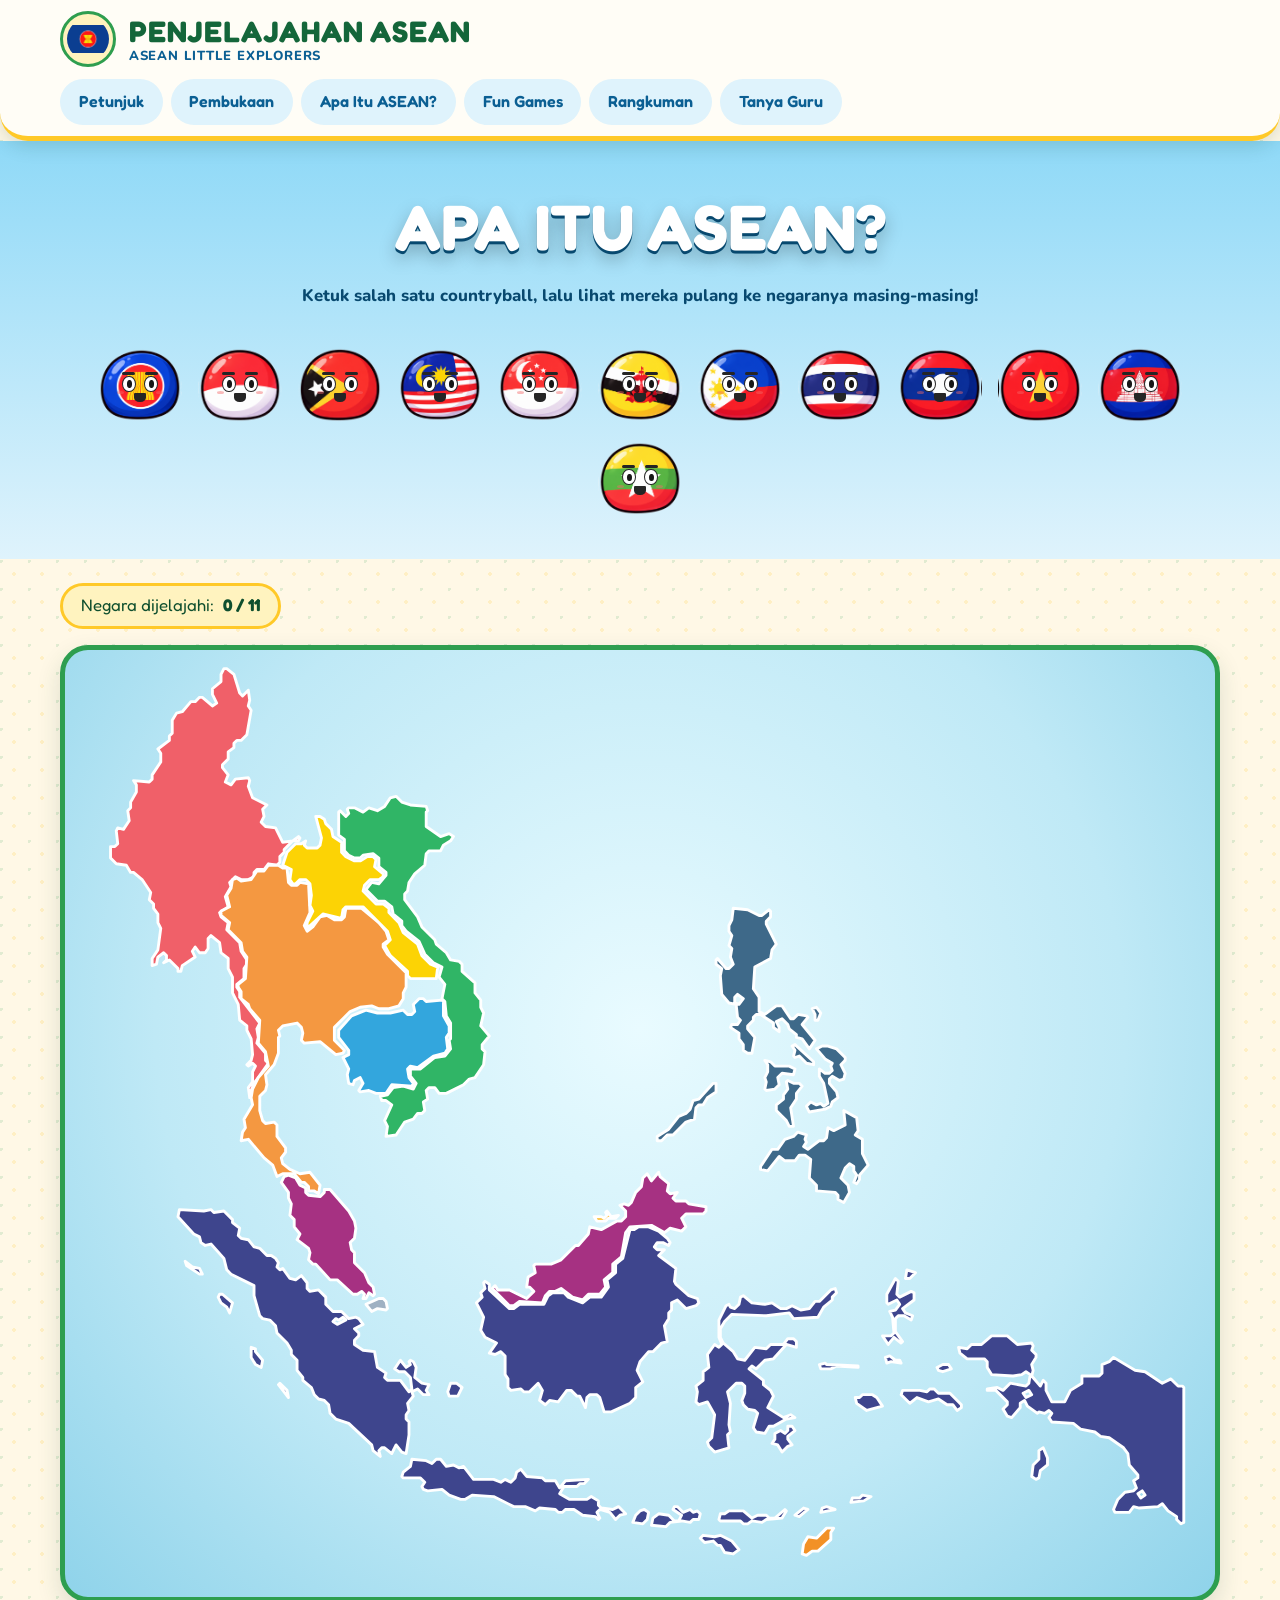
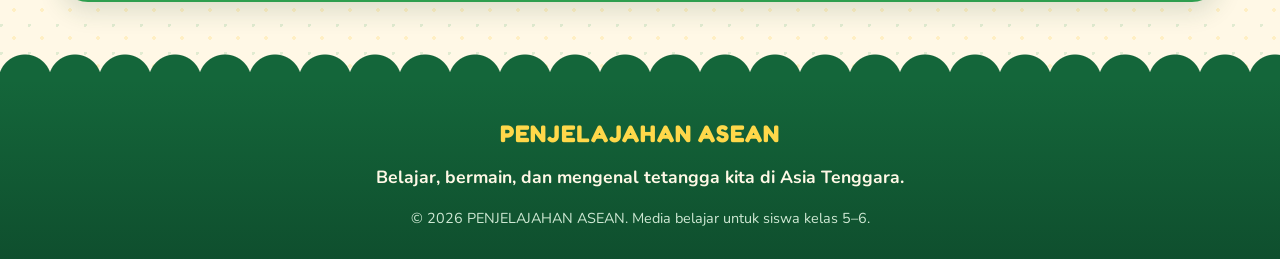
<file: apa-itu-asean.html>
<!DOCTYPE html>
<html lang="id">
<head>
  <meta charset="UTF-8">
  <meta name="viewport" content="width=device-width, initial-scale=1.0">
  <title>Apa Itu ASEAN? | PENJELAJAHAN ASEAN</title>
  <link rel="stylesheet" href="style.css">
  <link rel="stylesheet" href="apa-itu-asean.css">
</head>

<body class="page-apa-itu-asean">

  <a class="skip-link" href="#konten-utama">Lompat ke konten utama</a>

  <!-- ===================== HEADER (sama dengan beranda) ===================== -->
  <header class="site-header" id="beranda">
    <div class="container header-inner">
      <a class="site-logo" href="index.html" aria-label="PENJELAJAHAN ASEAN - Kembali ke beranda">
        <img class="site-logo-icon" src="images/bendera-asean.jpg" alt="Bendera ASEAN dengan lambang ASEAN">
        <span class="site-logo-text">
          <span class="site-logo-name">PENJELAJAHAN ASEAN</span>
          <span class="site-logo-sub">ASEAN LITTLE EXPLORERS</span>
        </span>
      </a>
      <nav class="site-nav" aria-label="Menu utama">
        <ul class="site-nav-list">
          <li><a class="site-nav-link" href="petunjuk_penggunaan.html">Petunjuk</a></li>
          <li><a class="site-nav-link" href="pembukaan.html">Pembukaan</a></li>
          <li><a class="site-nav-link" href="apa-itu-asean.html" aria-current="page">Apa Itu ASEAN?</a></li>
          <li><a class="site-nav-link" href="fun-games.html">Fun Games</a></li>
          <li><a class="site-nav-link" href="rangkuman.html">Rangkuman</a></li>
          <li><a class="site-nav-link" href="tanya_guru.html">Tanya Guru</a></li>
        </ul>
      </nav>
    </div>
  </header>

  <main id="konten-utama">

    <!-- ===================== JUDUL + 12 COUNTRYBALL ===================== -->
    <section class="intro-section">
      <div class="container">
        <h1 class="page-title">APA ITU ASEAN?</h1>
        <p class="page-subtitle">Ketuk salah satu countryball, lalu lihat mereka pulang ke negaranya masing-masing!</p>
        <div class="tray" id="tray" aria-label="Daftar countryball"></div>
      </div>
    </section>

    <!-- ===================== PETA ASEAN ===================== -->
    <section class="map-section">
      <div class="container">
        <div class="progress-bar" aria-live="polite">
          <span>Negara dijelajahi:</span>
          <strong id="progressText">0 / 11</strong>
        </div>

        <div class="map-stage" id="mapStage">
          <svg class="map-svg" id="mapSvg" viewBox="0 0 800 660" role="img"
               aria-label="Peta negara-negara ASEAN. Ketuk negara untuk menonton videonya.">
      <!-- Bentuk negara diekstrak dari gambar peta referensi -->
      <g class="country" data-id="myanmar"><path fill="#f06069" fill-rule="evenodd" d="M110,13 108,17 108,22 102,27 102,31 105,37 102,39 95,33 93,33 90,36 87,36 81,43 77,44 74,49 74,58 72,60 72,63 64,69 66,72 66,78 60,87 60,90 58,92 47,91 49,94 49,99 45,106 45,110 43,112 44,119 40,125 36,124 35,126 36,135 34,137 31,137 31,145 35,149 42,150 45,155 47,155 53,160 59,169 58,174 61,177 61,180 64,184 64,190 66,194 64,209 60,215 60,220 63,219 64,214 68,211 70,213 70,216 68,218 72,216 78,222 78,224 80,224 81,220 90,214 88,210 90,207 93,211 97,211 99,208 99,201 101,199 107,204 108,211 113,215 113,222 116,228 116,239 120,247 121,258 126,262 126,265 129,271 130,282 129,286 126,289 127,290 130,288 132,290 130,294 130,301 127,305 128,312 129,312 129,307 131,302 141,288 139,286 139,281 133,274 134,270 133,264 135,260 121,242 121,238 119,235 119,233 124,229 124,222 126,219 126,216 122,210 121,204 112,195 113,190 108,186 107,183 113,179 111,172 115,165 114,162 118,158 122,160 127,160 131,158 131,155 133,153 138,153 141,149 147,150 149,148 149,144 152,141 152,139 158,133 162,133 163,131 162,130 158,133 151,134 146,124 139,123 136,120 138,116 137,111 140,108 130,103 127,95 128,91 127,89 118,90 115,94 111,92 113,87 109,82 109,80 113,76 113,71 117,68 117,65 119,63 122,63 126,59 129,42 127,39 128,35 127,28 123,32 121,30 117,17 112,13Z"/></g>
      <g class="country" data-id="thailand"><path fill="#f49841" fill-rule="evenodd" d="M141,150 138,154 133,154 129,160 122,161 119,159 116,160 115,166 112,171 114,179 108,182 108,185 114,190 113,195 122,204 123,210 126,214 125,229 120,233 120,235 122,238 122,243 127,247 128,250 135,258 134,274 139,280 141,290 134,298 130,306 129,312 130,317 124,327 125,333 123,336 122,342 127,341 138,354 144,359 147,367 151,365 159,365 164,371 166,371 169,374 169,377 173,377 176,379 177,373 170,364 163,365 156,362 151,358 150,354 153,350 153,347 147,339 147,331 145,329 139,330 137,328 135,321 135,311 139,307 140,303 139,296 145,289 148,281 148,270 149,269 148,265 151,262 161,260 164,263 165,267 164,272 166,274 177,273 188,282 193,281 194,279 187,272 187,263 198,252 205,249 213,248 218,250 225,250 232,248 235,243 235,239 237,235 237,225 224,212 221,207 221,205 225,202 223,196 218,190 206,180 195,180 194,186 192,188 187,188 182,185 177,186 172,193 168,196 166,192 170,183 169,163 163,162 161,164 157,164 155,162 154,152 151,152 148,150Z"/></g>
      <g class="country" data-id="laos"><path fill="#fcd305" fill-rule="evenodd" d="M174,116 178,131 177,136 175,138 168,138 166,136 167,133 164,135 160,135 154,141 151,150 157,153 156,160 158,163 160,163 163,160 167,160 170,163 171,171 170,178 172,182 168,190 168,194 179,184 192,187 193,181 195,179 207,179 224,196 226,202 222,206 226,213 238,224 238,227 240,229 258,229 259,221 254,219 248,213 245,205 235,197 232,190 225,183 225,180 221,177 216,177 207,168 208,164 212,160 218,160 221,158 221,156 215,151 216,146 214,144 210,144 205,147 201,147 195,144 192,141 192,134 186,130 185,125 181,121 180,118 177,116Z"/></g>
      <g class="country" data-id="vietnam"><path fill="#30b566" fill-rule="evenodd" d="M230,102 226,103 222,109 217,112 211,110 207,113 201,110 197,110 196,111 197,114 195,116 191,112 190,113 190,129 194,132 194,140 197,143 201,145 205,145 207,143 214,142 218,145 218,151 223,155 223,157 218,163 213,162 209,167 217,175 222,175 227,179 228,184 234,189 234,192 237,196 246,203 250,212 256,218 262,221 260,228 264,233 262,243 264,245 265,255 268,260 268,271 267,272 268,278 264,283 257,284 247,292 240,292 240,297 244,302 242,306 235,304 228,305 224,310 219,311 220,314 223,314 227,317 222,328 224,332 223,339 230,338 236,329 242,327 245,323 248,323 250,321 249,315 252,313 251,307 253,305 257,305 260,309 265,309 277,303 281,299 285,298 291,289 292,280 290,278 290,275 295,269 289,262 291,253 289,249 289,244 285,239 285,232 276,224 276,219 274,217 268,216 265,211 258,205 257,202 248,193 245,186 236,174 236,170 238,168 239,162 243,156 250,150 251,142 253,140 261,140 263,136 268,133 270,130 267,128 261,130 251,123 251,113 252,112 251,109 240,108 234,106Z"/></g>
      <g class="country" data-id="kamboja"><path fill="#33a6dd" fill-rule="evenodd" d="M262,244 251,245 249,243 246,243 242,247 243,252 241,254 238,254 235,251 226,253 217,253 209,251 199,255 190,265 190,270 197,279 197,282 193,284 197,292 196,296 197,302 200,303 201,300 205,298 207,302 204,307 205,308 211,307 216,309 223,309 227,303 241,304 242,302 239,298 238,292 240,290 245,291 256,283 264,281 266,278 265,270 267,267 267,262 263,255 263,245Z"/></g>
      <g class="country" data-id="malaysia"><path fill="#a63182" fill-rule="evenodd" d="M152,367 150,371 155,378 155,382 157,386 156,394 159,397 159,402 163,407 161,411 169,417 170,420 169,425 172,428 174,428 184,439 189,439 200,449 203,449 206,447 208,449 207,452 209,452 211,448 214,450 215,449 214,444 211,441 208,434 201,427 201,420 199,418 198,413 201,410 202,403 201,398 197,391 184,376 180,376 180,378 177,381 169,380 167,378 167,375 163,373 160,368 155,366ZM446,388 434,386 432,384 425,384 423,382 426,378 421,379 419,377 420,372 414,367 413,364 408,370 405,365 402,368 401,374 397,378 394,385 392,387 389,386 386,387 390,391 390,395 387,398 384,398 373,404 365,402 364,407 357,415 355,415 345,425 338,428 327,428 326,429 327,434 322,437 321,444 323,444 326,447 321,452 309,446 301,446 299,443 297,445 309,457 312,457 316,454 332,455 334,450 337,447 341,447 345,445 353,451 360,453 364,449 372,449 376,444 375,439 381,434 381,428 387,423 390,406 393,402 408,401 417,406 421,403 429,405 432,402 429,396 432,393 444,393 446,391Z"/></g>
      <g class="country" data-id="brunei"><path fill="#f8b61f" fill-rule="evenodd" d="M385,394 380,395 377,391 376,392 377,394 375,396 373,395 368,395 370,398 376,398 378,396 383,396Z"/></g>
      <g class="country" data-id="singapura"><path fill="#9fb1c3" fill-rule="evenodd" d="M223,454 221,452 218,452 209,456 213,461 217,459 223,460 224,459Z"/></g>
      <g class="country" data-id="filipina"><path fill="#3e6989" fill-rule="evenodd" d="M551,326 542,321 543,331 535,335 531,333 530,340 528,342 525,342 517,348 514,346 516,343 515,341 516,338 510,336 507,339 501,341 496,348 492,348 484,360 484,362 489,363 497,353 501,356 508,356 511,352 515,352 519,355 518,368 523,373 523,377 536,378 538,380 538,383 542,385 546,378 545,373 540,368 543,361 546,358 549,360 549,363 551,366 549,371 551,372 553,369 553,366 559,359 555,351 555,341 550,338 552,335ZM453,302 451,302 441,313 437,314 435,320 432,323 427,325 420,334 412,339 412,342 415,342 419,338 423,338 432,329 438,327 439,319 441,317 444,317 447,312 453,308ZM503,300 502,301 503,306 500,310 500,313 495,317 495,321 502,328 504,332 507,332 505,319 509,313 509,309 513,304 511,302 507,302ZM487,306 488,307 494,306 497,303 496,298 499,295 507,296 508,292 504,290 494,290 491,287 487,286 489,289 489,294 487,298 488,301ZM537,278 531,276 527,276 523,278 529,285 534,288 533,290 534,293 532,295 529,295 525,292 525,297 528,302 531,316 528,318 526,316 523,317 519,315 516,318 518,322 529,320 533,318 534,315 538,312 537,308 532,302 532,299 534,297 539,300 542,299 543,295 540,289 543,286 543,284ZM506,276 508,279 507,283 508,284 511,283 516,288 521,289 521,287 508,275ZM520,250 522,254 522,258 524,258 526,253 523,249ZM465,180 464,188 462,192 462,196 464,199 462,206 464,208 463,214 465,219 462,222 460,222 454,215 453,216 453,219 457,222 456,227 457,240 462,246 467,247 468,256 470,258 468,261 464,261 463,263 469,267 469,271 472,275 472,279 475,281 478,281 480,270 475,264 475,262 479,258 479,256 481,254 484,254 493,260 493,263 497,266 497,263 495,259 499,257 503,261 504,264 509,268 509,270 513,271 518,278 522,272 513,261 517,256 516,255 510,254 507,257 505,257 499,248 495,248 487,254 483,252 483,242 479,236 480,221 491,215 492,209 495,205 488,191 488,189 491,186 491,182 490,181 485,185 483,185 475,181ZM468,240 472,243 469,247 466,246 466,242Z"/></g>
      <g class="country" data-id="timor-leste"><path fill="#f29126" fill-rule="evenodd" d="M535,612 530,612 523,619 517,618 514,623 513,630 516,631 520,628 524,628 533,620 533,615Z"/></g>
      <g class="country" data-id="indonesia"><path fill="#3e458d" fill-rule="evenodd" d="M442,619 445,622 451,621 454,624 456,624 459,629 465,630 469,627 464,621 456,617 452,618 444,617ZM502,600 501,599 494,605 490,605 488,603 482,603 478,605 472,600 462,600 459,602 456,602 455,606 456,607 470,607 472,609 475,609 478,607 485,608 488,606 499,605ZM406,601 403,599 400,600 397,603 395,608 402,609 405,606ZM517,599 514,598 508,603 511,604ZM526,601 536,599 530,597 527,598ZM442,602 440,600 437,601 435,599 430,601 426,597 424,597 423,599 429,603 427,607 424,607 420,603 413,602 409,605 408,610 418,611 421,608 429,607 435,608 437,606 441,606ZM561,590 555,589 553,591 548,591 547,594 556,593ZM234,576 235,577 247,577 250,580 248,583 249,585 252,586 262,585 267,589 275,592 278,592 283,589 298,590 312,597 320,597 327,600 330,598 341,599 343,601 346,601 348,599 354,599 360,603 369,604 371,606 372,605 370,601 372,599 379,601 383,606 386,603 390,602 385,597 381,599 373,598 371,596 371,593 366,590 363,592 351,592 344,588 347,583 356,583 358,581 361,581 364,578 348,579 344,584 341,579 334,579 332,577 321,576 317,571 314,573 313,577 310,580 306,578 303,580 298,578 284,578 277,569 274,570 270,568 265,569 261,564 258,564 255,567 251,565 241,564 240,569 235,573ZM681,556 678,558 678,564 674,568 673,576 676,578 678,577 679,572 684,568 684,563ZM506,541 503,541 503,544 501,546 498,544 494,546 494,550 492,553 496,554 499,559 503,555 506,554 503,550 503,548 508,544ZM550,521 551,525 558,530 569,527 565,521 562,519 555,519 553,521ZM582,519 588,525 593,521 601,524 608,522 614,526 618,526 621,530 624,528 624,526 616,518 608,518 605,515 602,515 600,517 595,516 583,516ZM268,511 266,517 267,520 273,520 276,514 272,511ZM149,511 148,512 155,521 154,516ZM607,500 608,502 611,503 617,501 615,498 611,498ZM525,498 526,501 533,501 537,499 552,500 552,499 530,498 529,497ZM571,493 572,497 575,496 582,497 581,495 578,495 574,492ZM129,486 129,493 132,498 136,500 137,495 132,489 132,487ZM622,486 623,490 628,494 640,494 642,496 642,500 645,505 660,506 666,505 669,503 672,505 671,511 669,513 658,511 653,516 649,514 642,515 642,516 648,516 656,524 656,526 653,529 656,534 659,535 665,528 665,525 668,523 670,527 677,532 678,531 682,532 685,530 687,532 685,535 687,538 702,539 707,543 717,545 721,548 727,549 737,556 740,560 741,568 747,575 747,577 744,579 746,584 744,586 738,587 733,592 730,599 731,601 741,601 744,597 748,598 761,597 764,595 768,600 774,604 774,606 777,609 779,608 779,514 778,513 775,513 770,508 764,511 752,503 745,502 730,493 727,496 722,498 722,504 720,506 708,506 708,511 700,516 696,524 687,524 683,516 683,511 681,509 679,513 673,506 674,502 673,498 676,493 676,491 673,488 674,485 673,483 663,484 656,478 645,478 638,484 631,484 628,487ZM747,588 750,586 752,589 749,591ZM667,518 671,516 673,519 669,521ZM107,449 106,451 108,455 112,458 114,462 116,455 109,449ZM536,445 533,446 525,454 522,454 518,459 512,460 506,457 502,459 498,459 492,455 487,456 478,455 472,450 470,451 469,456 466,459 463,458 462,456 460,457 455,467 455,479 457,484 455,486 452,484 447,491 448,500 444,503 444,509 439,513 440,517 439,524 441,526 447,524 452,533 450,549 447,552 448,555 452,559 462,556 461,547 463,545 462,540 463,525 461,517 467,511 471,511 473,513 473,518 471,523 472,526 475,529 480,530 482,532 479,542 481,545 487,546 490,541 493,541 502,536 508,535 505,533 500,535 489,528 493,520 491,516 486,512 486,509 476,501 478,499 481,501 487,495 493,494 502,484 509,486 509,482 507,480 503,480 500,484 491,484 488,487 480,486 473,495 468,494 465,489 458,483 456,479 456,473 459,468 464,463 488,464 504,462 507,466 524,465 528,458 534,453 534,451 537,448ZM578,438 572,449 572,455 573,456 579,453 581,456 578,460 574,461 576,465 577,476 575,478 569,478 573,484 577,479 582,483 583,482 578,475 578,466 580,464 584,464 589,467 590,464 585,462 583,459 591,453 591,448 589,447 581,451 579,449 580,440ZM585,438 588,438 592,434 586,432ZM83,426 84,429 93,435 95,435 93,431 88,430ZM419,410 413,405 406,402 399,402 396,404 393,404 388,424 383,428 383,434 377,439 378,444 373,451 365,451 360,455 350,451 347,448 339,448 336,450 333,456 316,456 312,459 309,459 295,446 295,442 292,440 291,441 292,445 289,448 290,451 286,455 291,465 289,474 292,479 300,483 295,490 299,491 303,489 306,492 306,505 308,508 308,514 310,516 317,515 319,517 323,517 329,511 332,516 330,523 334,526 337,523 343,524 349,516 352,516 356,520 358,520 362,528 363,521 365,519 370,519 372,521 375,531 380,531 393,525 397,521 397,514 402,510 398,502 400,496 406,489 409,489 415,483 419,482 417,471 420,466 420,462 422,460 422,455 426,453 432,459 439,457 441,455 440,452 434,450 425,442 424,440 425,431 413,422 417,418 412,418 410,416 412,413 416,413 420,415 421,413ZM79,390 78,395 89,407 93,409 94,413 97,415 101,414 110,424 112,432 115,435 131,443 131,450 135,464 137,466 142,467 146,471 147,476 154,483 157,488 157,491 161,495 161,502 165,507 165,509 171,514 173,519 176,522 180,523 183,526 184,532 188,536 197,539 213,554 214,558 219,562 218,558 220,556 222,556 227,560 230,554 234,559 237,560 239,547 239,538 237,536 237,533 239,530 238,525 242,520 241,517 245,515 249,519 253,519 251,516 253,512 248,511 243,507 244,500 242,496 240,495 239,496 240,498 237,500 233,495 229,501 232,503 236,503 240,507 241,515 239,517 233,509 224,509 222,507 223,504 217,500 215,489 207,488 201,484 201,481 204,478 204,476 201,473 207,470 204,466 202,465 197,466 192,461 186,461 181,456 181,451 176,446 170,447 168,445 168,441 164,436 160,439 156,438 151,431 149,432 147,430 148,427 146,424 143,422 140,422 135,417 131,416 127,411 122,410 120,408 121,403 116,399 116,397 110,391 103,392 101,390 96,391ZM195,467 189,470 186,468 188,466 190,467 193,465Z"/></g>
          </svg>
          <!-- Countryball di peta dibuat oleh apa-itu-asean.js -->
        </div>

        <div class="games-box" id="gamesBox" hidden>
          <p>🎉 Hebat! Kamu sudah menjelajahi semua negara ASEAN!</p>
          <a class="button button-primary" href="fun-games.html">FUN GAMES →</a>
        </div>
      </div>
    </section>
  </main>

  <!-- ===================== VIDEO ===================== -->
  <div class="video-overlay" id="videoOverlay" hidden role="dialog" aria-modal="true" aria-labelledby="videoTitle">
    <div class="video-box">
      <div class="video-main">
        <h2 id="videoTitle"></h2>
        <div class="video-frame">
          <video id="player" controls playsinline preload="metadata"></video>
        </div>
        <p class="video-error" id="videoError" hidden>Video belum bisa diputar. Periksa nama file di folder video.</p>
        <button class="back-button" id="closeVideo" type="button">← Kembali ke peta</button>
      </div>
      <div class="video-guide">
        <p class="speech" id="guideSpeech"></p>
        <div class="guide-ball" id="guideBall"></div>
      </div>
    </div>
  </div>

  <footer class="site-footer">
    <div class="container footer-inner">
      <p class="footer-name">PENJELAJAHAN ASEAN</p>
      <p class="footer-tagline">Belajar, bermain, dan mengenal tetangga kita di Asia Tenggara.</p>
      <p class="footer-copy">© 2026 PENJELAJAHAN ASEAN. Media belajar untuk siswa kelas 5–6.</p>
    </div>
  </footer>

  <script src="apa-itu-asean.js"></script>
</body>
</html>
</file>
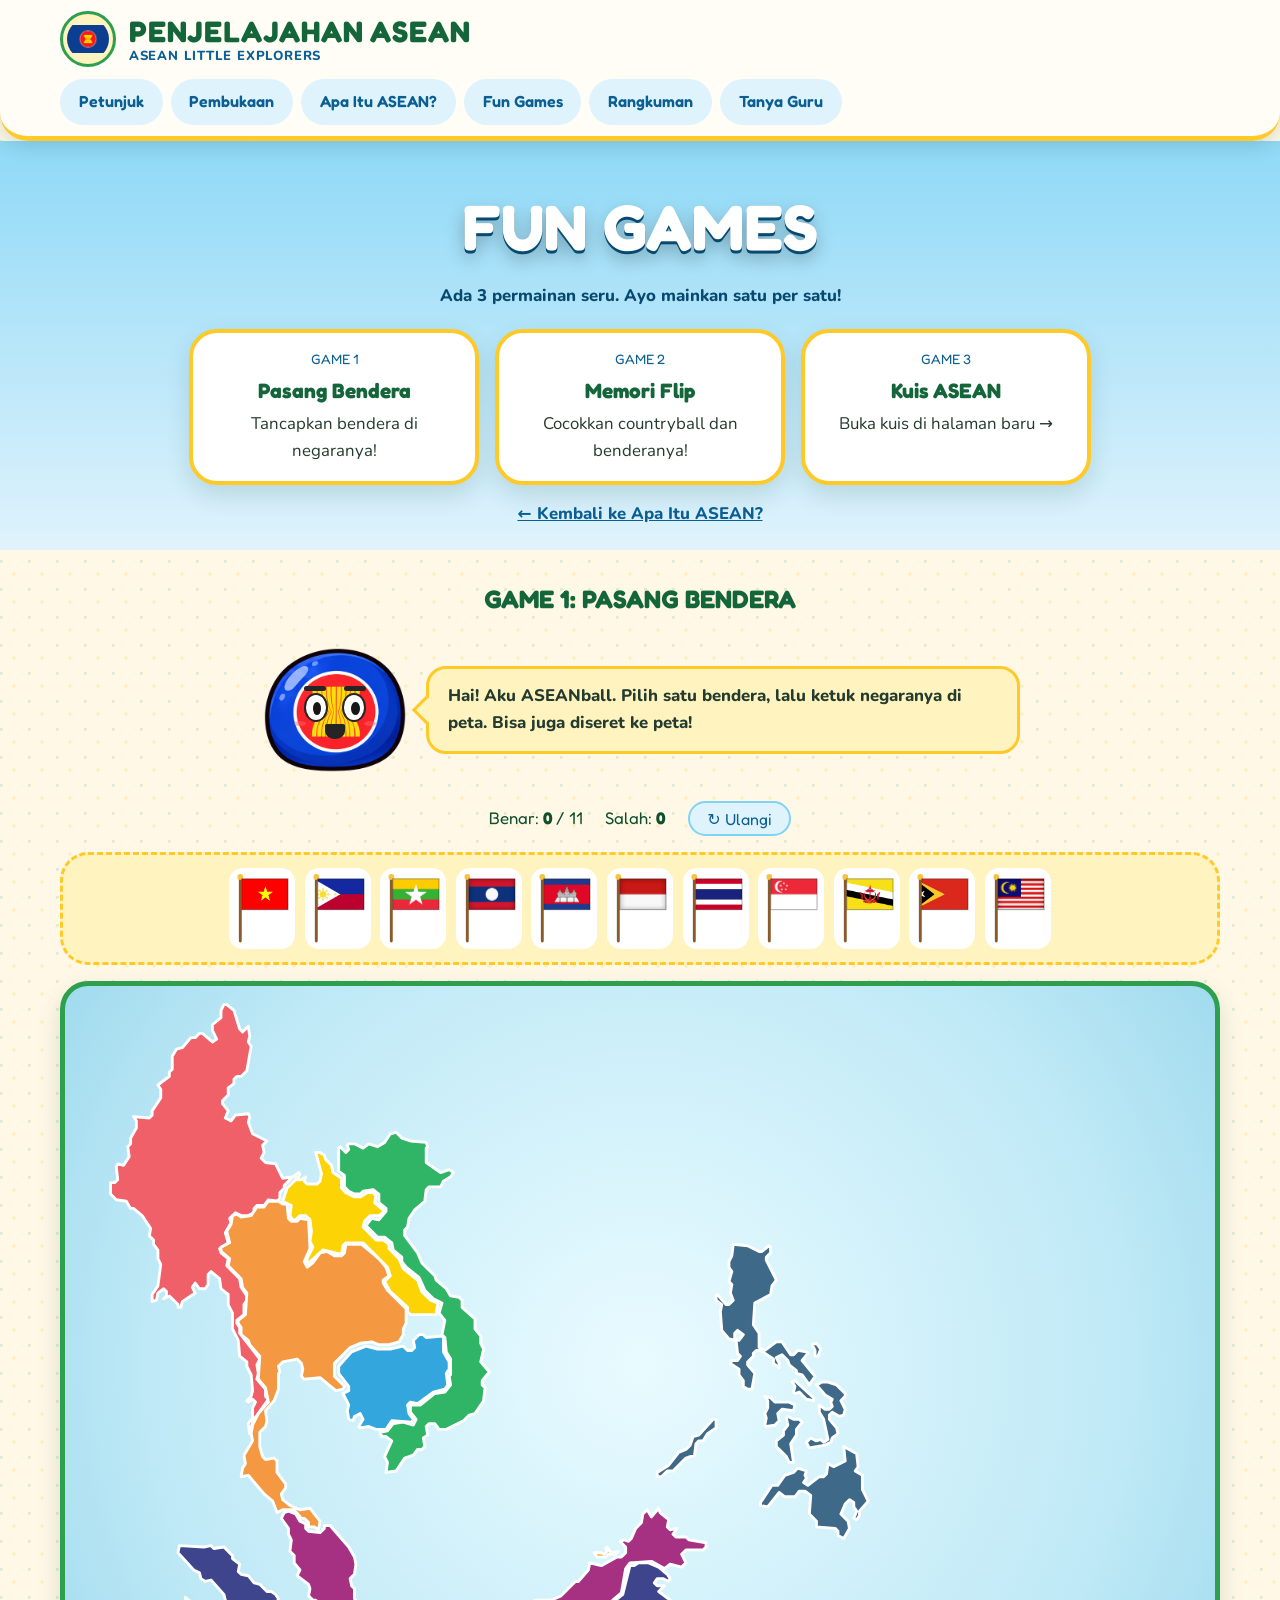
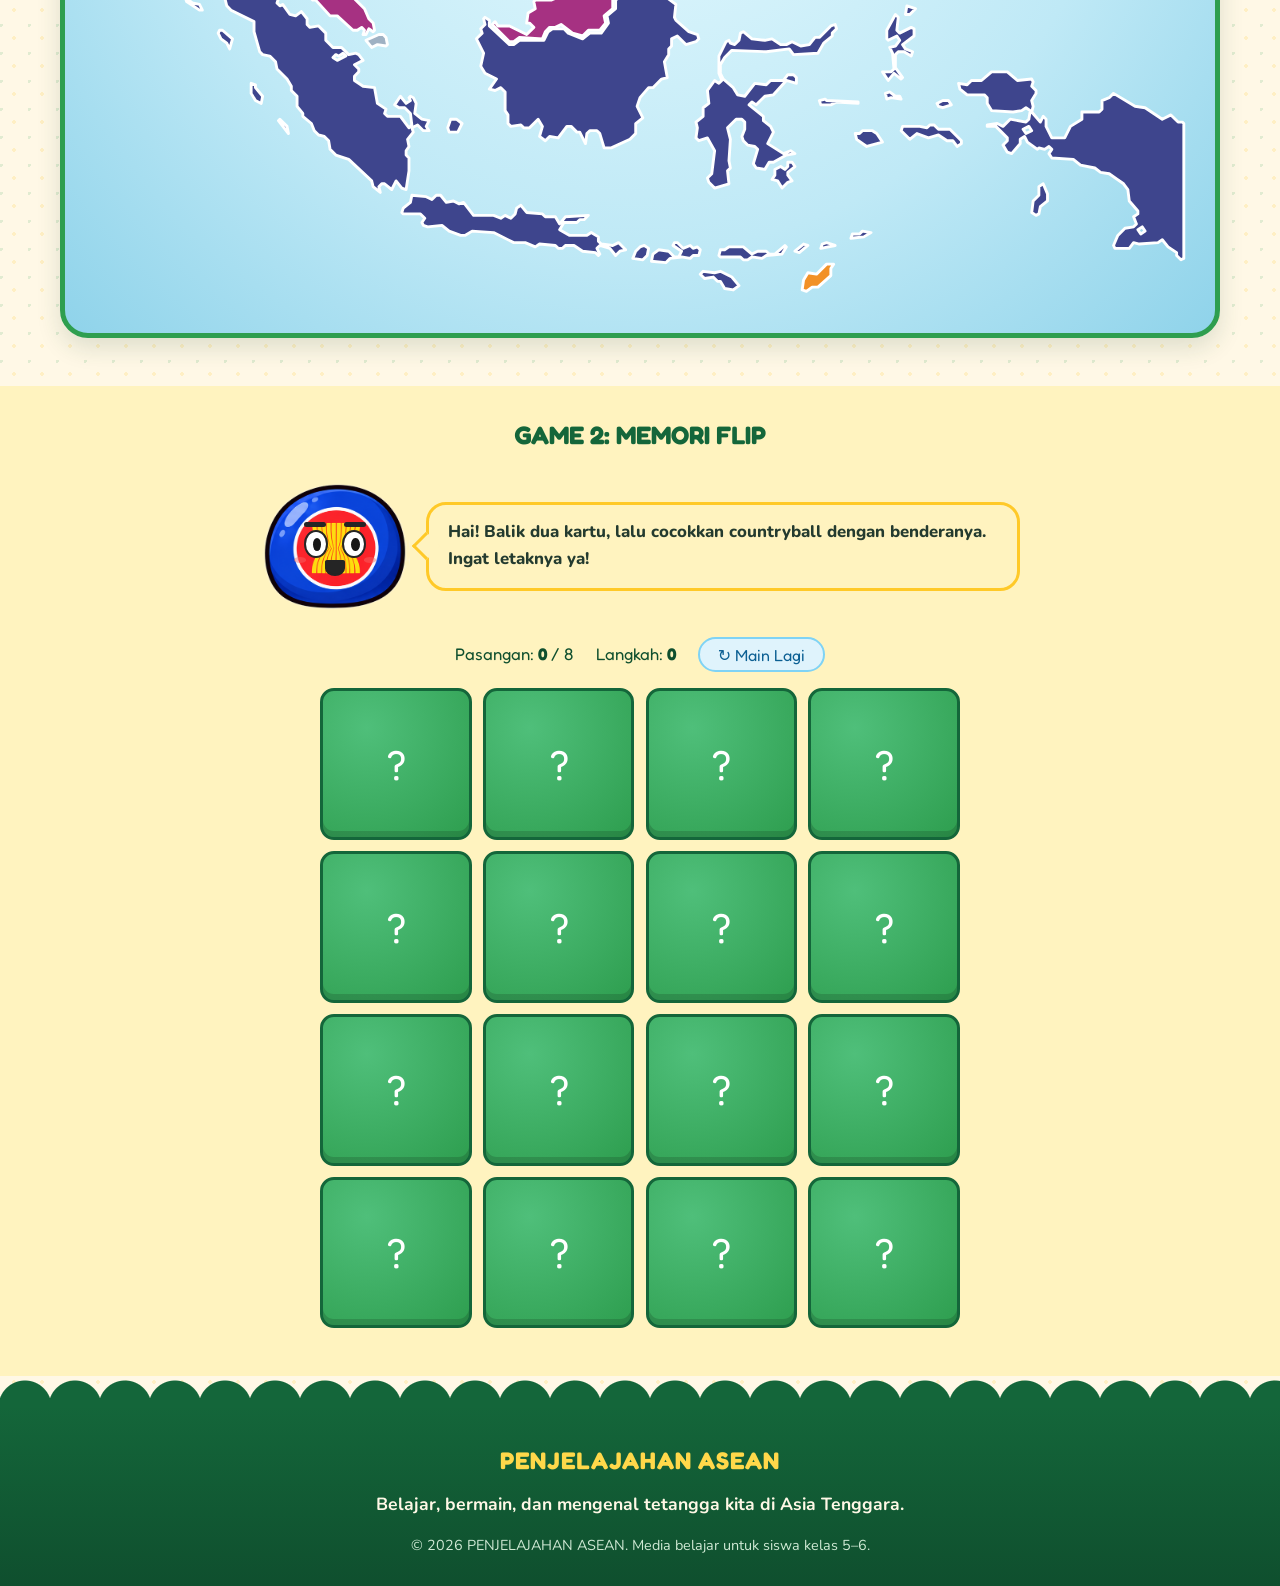
<file: fun-games.html>
<!DOCTYPE html>
<html lang="id">
<head>
  <meta charset="UTF-8">
  <meta name="viewport" content="width=device-width, initial-scale=1.0">
  <title>Fun Games | PENJELAJAHAN ASEAN</title>
  <link rel="stylesheet" href="style.css">
  <link rel="stylesheet" href="fun-games.css">
</head>
<body class="page-fun-games">
  <a class="skip-link" href="#konten-utama">Lompat ke konten utama</a>

  <header class="site-header" id="beranda">
    <div class="container header-inner">
      <a class="site-logo" href="index.html" aria-label="PENJELAJAHAN ASEAN - Kembali ke beranda">
        <img class="site-logo-icon" src="images/bendera-asean.jpg" alt="Bendera ASEAN dengan lambang ASEAN">
        <span class="site-logo-text">
          <span class="site-logo-name">PENJELAJAHAN ASEAN</span>
          <span class="site-logo-sub">ASEAN LITTLE EXPLORERS</span>
        </span>
      </a>
      <nav class="site-nav" aria-label="Menu utama">
        <ul class="site-nav-list">
          <li><a class="site-nav-link" href="petunjuk_penggunaan.html">Petunjuk</a></li>
          <li><a class="site-nav-link" href="pembukaan.html">Pembukaan</a></li>
          <li><a class="site-nav-link" href="apa-itu-asean.html">Apa Itu ASEAN?</a></li>
          <li><a class="site-nav-link" href="fun-games.html" aria-current="page">Fun Games</a></li>
          <li><a class="site-nav-link" href="rangkuman.html">Rangkuman</a></li>
          <li><a class="site-nav-link" href="tanya_guru.html">Tanya Guru</a></li>
        </ul>
      </nav>
    </div>
  </header>

  <main id="konten-utama">
    <section class="intro-section">
      <div class="container">
        <h1 class="page-title">FUN GAMES</h1>
        <p class="page-subtitle">Ada 3 permainan seru. Ayo mainkan satu per satu!</p>
        <div class="game-menu">
          <a class="game-card" href="#game1"><span class="game-num">GAME 1</span><strong>Pasang Bendera</strong><span>Tancapkan bendera di negaranya!</span></a>
          <a class="game-card" href="#game2"><span class="game-num">GAME 2</span><strong>Memori Flip</strong><span>Cocokkan countryball dan benderanya!</span></a>
          <a class="game-card" href="https://quiz.zep.us/id/play/PJ57bb" target="_blank" rel="noopener"><span class="game-num">GAME 3</span><strong>Kuis ASEAN</strong><span>Buka kuis di halaman baru →</span></a>
        </div>
        <a class="back-link" href="apa-itu-asean.html">← Kembali ke Apa Itu ASEAN?</a>
      </div>
    </section>

    <section class="game-section" id="game1">
      <div class="container">
        <h2 class="game-title">GAME 1: PASANG BENDERA</h2>

        <div class="guide">
          <button class="guide-ball" id="guideBall" type="button" aria-label="Ketuk ASEANball untuk mengubah ekspresinya"></button>
          <p class="speech" id="speech" aria-live="polite"></p>
        </div>

        <div class="score-bar" aria-live="polite">
          <span>Benar: <strong id="scoreOk">0</strong> / 11</span>
          <span>Salah: <strong id="scoreBad">0</strong></span>
          <button class="reset-button" id="resetBtn" type="button">↻ Ulangi</button>
        </div>

        <div class="flag-tray" id="flagTray" aria-label="Daftar bendera"></div>

        <div class="map-stage" id="mapStage">
          <svg class="map-svg" id="mapSvg" viewBox="0 0 800 660" role="img"
               aria-label="Peta negara-negara ASEAN. Ketuk negara untuk menonton videonya.">
      <!-- Bentuk negara diekstrak dari gambar peta referensi -->
      <g class="country" data-id="myanmar"><path fill="#f06069" fill-rule="evenodd" d="M110,13 108,17 108,22 102,27 102,31 105,37 102,39 95,33 93,33 90,36 87,36 81,43 77,44 74,49 74,58 72,60 72,63 64,69 66,72 66,78 60,87 60,90 58,92 47,91 49,94 49,99 45,106 45,110 43,112 44,119 40,125 36,124 35,126 36,135 34,137 31,137 31,145 35,149 42,150 45,155 47,155 53,160 59,169 58,174 61,177 61,180 64,184 64,190 66,194 64,209 60,215 60,220 63,219 64,214 68,211 70,213 70,216 68,218 72,216 78,222 78,224 80,224 81,220 90,214 88,210 90,207 93,211 97,211 99,208 99,201 101,199 107,204 108,211 113,215 113,222 116,228 116,239 120,247 121,258 126,262 126,265 129,271 130,282 129,286 126,289 127,290 130,288 132,290 130,294 130,301 127,305 128,312 129,312 129,307 131,302 141,288 139,286 139,281 133,274 134,270 133,264 135,260 121,242 121,238 119,235 119,233 124,229 124,222 126,219 126,216 122,210 121,204 112,195 113,190 108,186 107,183 113,179 111,172 115,165 114,162 118,158 122,160 127,160 131,158 131,155 133,153 138,153 141,149 147,150 149,148 149,144 152,141 152,139 158,133 162,133 163,131 162,130 158,133 151,134 146,124 139,123 136,120 138,116 137,111 140,108 130,103 127,95 128,91 127,89 118,90 115,94 111,92 113,87 109,82 109,80 113,76 113,71 117,68 117,65 119,63 122,63 126,59 129,42 127,39 128,35 127,28 123,32 121,30 117,17 112,13Z"/></g>
      <g class="country" data-id="thailand"><path fill="#f49841" fill-rule="evenodd" d="M141,150 138,154 133,154 129,160 122,161 119,159 116,160 115,166 112,171 114,179 108,182 108,185 114,190 113,195 122,204 123,210 126,214 125,229 120,233 120,235 122,238 122,243 127,247 128,250 135,258 134,274 139,280 141,290 134,298 130,306 129,312 130,317 124,327 125,333 123,336 122,342 127,341 138,354 144,359 147,367 151,365 159,365 164,371 166,371 169,374 169,377 173,377 176,379 177,373 170,364 163,365 156,362 151,358 150,354 153,350 153,347 147,339 147,331 145,329 139,330 137,328 135,321 135,311 139,307 140,303 139,296 145,289 148,281 148,270 149,269 148,265 151,262 161,260 164,263 165,267 164,272 166,274 177,273 188,282 193,281 194,279 187,272 187,263 198,252 205,249 213,248 218,250 225,250 232,248 235,243 235,239 237,235 237,225 224,212 221,207 221,205 225,202 223,196 218,190 206,180 195,180 194,186 192,188 187,188 182,185 177,186 172,193 168,196 166,192 170,183 169,163 163,162 161,164 157,164 155,162 154,152 151,152 148,150Z"/></g>
      <g class="country" data-id="laos"><path fill="#fcd305" fill-rule="evenodd" d="M174,116 178,131 177,136 175,138 168,138 166,136 167,133 164,135 160,135 154,141 151,150 157,153 156,160 158,163 160,163 163,160 167,160 170,163 171,171 170,178 172,182 168,190 168,194 179,184 192,187 193,181 195,179 207,179 224,196 226,202 222,206 226,213 238,224 238,227 240,229 258,229 259,221 254,219 248,213 245,205 235,197 232,190 225,183 225,180 221,177 216,177 207,168 208,164 212,160 218,160 221,158 221,156 215,151 216,146 214,144 210,144 205,147 201,147 195,144 192,141 192,134 186,130 185,125 181,121 180,118 177,116Z"/></g>
      <g class="country" data-id="vietnam"><path fill="#30b566" fill-rule="evenodd" d="M230,102 226,103 222,109 217,112 211,110 207,113 201,110 197,110 196,111 197,114 195,116 191,112 190,113 190,129 194,132 194,140 197,143 201,145 205,145 207,143 214,142 218,145 218,151 223,155 223,157 218,163 213,162 209,167 217,175 222,175 227,179 228,184 234,189 234,192 237,196 246,203 250,212 256,218 262,221 260,228 264,233 262,243 264,245 265,255 268,260 268,271 267,272 268,278 264,283 257,284 247,292 240,292 240,297 244,302 242,306 235,304 228,305 224,310 219,311 220,314 223,314 227,317 222,328 224,332 223,339 230,338 236,329 242,327 245,323 248,323 250,321 249,315 252,313 251,307 253,305 257,305 260,309 265,309 277,303 281,299 285,298 291,289 292,280 290,278 290,275 295,269 289,262 291,253 289,249 289,244 285,239 285,232 276,224 276,219 274,217 268,216 265,211 258,205 257,202 248,193 245,186 236,174 236,170 238,168 239,162 243,156 250,150 251,142 253,140 261,140 263,136 268,133 270,130 267,128 261,130 251,123 251,113 252,112 251,109 240,108 234,106Z"/></g>
      <g class="country" data-id="kamboja"><path fill="#33a6dd" fill-rule="evenodd" d="M262,244 251,245 249,243 246,243 242,247 243,252 241,254 238,254 235,251 226,253 217,253 209,251 199,255 190,265 190,270 197,279 197,282 193,284 197,292 196,296 197,302 200,303 201,300 205,298 207,302 204,307 205,308 211,307 216,309 223,309 227,303 241,304 242,302 239,298 238,292 240,290 245,291 256,283 264,281 266,278 265,270 267,267 267,262 263,255 263,245Z"/></g>
      <g class="country" data-id="malaysia"><path fill="#a63182" fill-rule="evenodd" d="M152,367 150,371 155,378 155,382 157,386 156,394 159,397 159,402 163,407 161,411 169,417 170,420 169,425 172,428 174,428 184,439 189,439 200,449 203,449 206,447 208,449 207,452 209,452 211,448 214,450 215,449 214,444 211,441 208,434 201,427 201,420 199,418 198,413 201,410 202,403 201,398 197,391 184,376 180,376 180,378 177,381 169,380 167,378 167,375 163,373 160,368 155,366ZM446,388 434,386 432,384 425,384 423,382 426,378 421,379 419,377 420,372 414,367 413,364 408,370 405,365 402,368 401,374 397,378 394,385 392,387 389,386 386,387 390,391 390,395 387,398 384,398 373,404 365,402 364,407 357,415 355,415 345,425 338,428 327,428 326,429 327,434 322,437 321,444 323,444 326,447 321,452 309,446 301,446 299,443 297,445 309,457 312,457 316,454 332,455 334,450 337,447 341,447 345,445 353,451 360,453 364,449 372,449 376,444 375,439 381,434 381,428 387,423 390,406 393,402 408,401 417,406 421,403 429,405 432,402 429,396 432,393 444,393 446,391Z"/></g>
      <g class="country" data-id="brunei"><path fill="#f8b61f" fill-rule="evenodd" d="M385,394 380,395 377,391 376,392 377,394 375,396 373,395 368,395 370,398 376,398 378,396 383,396Z"/></g>
      <g class="country" data-id="singapura"><path fill="#9fb1c3" fill-rule="evenodd" d="M223,454 221,452 218,452 209,456 213,461 217,459 223,460 224,459Z"/></g>
      <g class="country" data-id="filipina"><path fill="#3e6989" fill-rule="evenodd" d="M551,326 542,321 543,331 535,335 531,333 530,340 528,342 525,342 517,348 514,346 516,343 515,341 516,338 510,336 507,339 501,341 496,348 492,348 484,360 484,362 489,363 497,353 501,356 508,356 511,352 515,352 519,355 518,368 523,373 523,377 536,378 538,380 538,383 542,385 546,378 545,373 540,368 543,361 546,358 549,360 549,363 551,366 549,371 551,372 553,369 553,366 559,359 555,351 555,341 550,338 552,335ZM453,302 451,302 441,313 437,314 435,320 432,323 427,325 420,334 412,339 412,342 415,342 419,338 423,338 432,329 438,327 439,319 441,317 444,317 447,312 453,308ZM503,300 502,301 503,306 500,310 500,313 495,317 495,321 502,328 504,332 507,332 505,319 509,313 509,309 513,304 511,302 507,302ZM487,306 488,307 494,306 497,303 496,298 499,295 507,296 508,292 504,290 494,290 491,287 487,286 489,289 489,294 487,298 488,301ZM537,278 531,276 527,276 523,278 529,285 534,288 533,290 534,293 532,295 529,295 525,292 525,297 528,302 531,316 528,318 526,316 523,317 519,315 516,318 518,322 529,320 533,318 534,315 538,312 537,308 532,302 532,299 534,297 539,300 542,299 543,295 540,289 543,286 543,284ZM506,276 508,279 507,283 508,284 511,283 516,288 521,289 521,287 508,275ZM520,250 522,254 522,258 524,258 526,253 523,249ZM465,180 464,188 462,192 462,196 464,199 462,206 464,208 463,214 465,219 462,222 460,222 454,215 453,216 453,219 457,222 456,227 457,240 462,246 467,247 468,256 470,258 468,261 464,261 463,263 469,267 469,271 472,275 472,279 475,281 478,281 480,270 475,264 475,262 479,258 479,256 481,254 484,254 493,260 493,263 497,266 497,263 495,259 499,257 503,261 504,264 509,268 509,270 513,271 518,278 522,272 513,261 517,256 516,255 510,254 507,257 505,257 499,248 495,248 487,254 483,252 483,242 479,236 480,221 491,215 492,209 495,205 488,191 488,189 491,186 491,182 490,181 485,185 483,185 475,181ZM468,240 472,243 469,247 466,246 466,242Z"/></g>
      <g class="country" data-id="timor-leste"><path fill="#f29126" fill-rule="evenodd" d="M535,612 530,612 523,619 517,618 514,623 513,630 516,631 520,628 524,628 533,620 533,615Z"/></g>
      <g class="country" data-id="indonesia"><path fill="#3e458d" fill-rule="evenodd" d="M442,619 445,622 451,621 454,624 456,624 459,629 465,630 469,627 464,621 456,617 452,618 444,617ZM502,600 501,599 494,605 490,605 488,603 482,603 478,605 472,600 462,600 459,602 456,602 455,606 456,607 470,607 472,609 475,609 478,607 485,608 488,606 499,605ZM406,601 403,599 400,600 397,603 395,608 402,609 405,606ZM517,599 514,598 508,603 511,604ZM526,601 536,599 530,597 527,598ZM442,602 440,600 437,601 435,599 430,601 426,597 424,597 423,599 429,603 427,607 424,607 420,603 413,602 409,605 408,610 418,611 421,608 429,607 435,608 437,606 441,606ZM561,590 555,589 553,591 548,591 547,594 556,593ZM234,576 235,577 247,577 250,580 248,583 249,585 252,586 262,585 267,589 275,592 278,592 283,589 298,590 312,597 320,597 327,600 330,598 341,599 343,601 346,601 348,599 354,599 360,603 369,604 371,606 372,605 370,601 372,599 379,601 383,606 386,603 390,602 385,597 381,599 373,598 371,596 371,593 366,590 363,592 351,592 344,588 347,583 356,583 358,581 361,581 364,578 348,579 344,584 341,579 334,579 332,577 321,576 317,571 314,573 313,577 310,580 306,578 303,580 298,578 284,578 277,569 274,570 270,568 265,569 261,564 258,564 255,567 251,565 241,564 240,569 235,573ZM681,556 678,558 678,564 674,568 673,576 676,578 678,577 679,572 684,568 684,563ZM506,541 503,541 503,544 501,546 498,544 494,546 494,550 492,553 496,554 499,559 503,555 506,554 503,550 503,548 508,544ZM550,521 551,525 558,530 569,527 565,521 562,519 555,519 553,521ZM582,519 588,525 593,521 601,524 608,522 614,526 618,526 621,530 624,528 624,526 616,518 608,518 605,515 602,515 600,517 595,516 583,516ZM268,511 266,517 267,520 273,520 276,514 272,511ZM149,511 148,512 155,521 154,516ZM607,500 608,502 611,503 617,501 615,498 611,498ZM525,498 526,501 533,501 537,499 552,500 552,499 530,498 529,497ZM571,493 572,497 575,496 582,497 581,495 578,495 574,492ZM129,486 129,493 132,498 136,500 137,495 132,489 132,487ZM622,486 623,490 628,494 640,494 642,496 642,500 645,505 660,506 666,505 669,503 672,505 671,511 669,513 658,511 653,516 649,514 642,515 642,516 648,516 656,524 656,526 653,529 656,534 659,535 665,528 665,525 668,523 670,527 677,532 678,531 682,532 685,530 687,532 685,535 687,538 702,539 707,543 717,545 721,548 727,549 737,556 740,560 741,568 747,575 747,577 744,579 746,584 744,586 738,587 733,592 730,599 731,601 741,601 744,597 748,598 761,597 764,595 768,600 774,604 774,606 777,609 779,608 779,514 778,513 775,513 770,508 764,511 752,503 745,502 730,493 727,496 722,498 722,504 720,506 708,506 708,511 700,516 696,524 687,524 683,516 683,511 681,509 679,513 673,506 674,502 673,498 676,493 676,491 673,488 674,485 673,483 663,484 656,478 645,478 638,484 631,484 628,487ZM747,588 750,586 752,589 749,591ZM667,518 671,516 673,519 669,521ZM107,449 106,451 108,455 112,458 114,462 116,455 109,449ZM536,445 533,446 525,454 522,454 518,459 512,460 506,457 502,459 498,459 492,455 487,456 478,455 472,450 470,451 469,456 466,459 463,458 462,456 460,457 455,467 455,479 457,484 455,486 452,484 447,491 448,500 444,503 444,509 439,513 440,517 439,524 441,526 447,524 452,533 450,549 447,552 448,555 452,559 462,556 461,547 463,545 462,540 463,525 461,517 467,511 471,511 473,513 473,518 471,523 472,526 475,529 480,530 482,532 479,542 481,545 487,546 490,541 493,541 502,536 508,535 505,533 500,535 489,528 493,520 491,516 486,512 486,509 476,501 478,499 481,501 487,495 493,494 502,484 509,486 509,482 507,480 503,480 500,484 491,484 488,487 480,486 473,495 468,494 465,489 458,483 456,479 456,473 459,468 464,463 488,464 504,462 507,466 524,465 528,458 534,453 534,451 537,448ZM578,438 572,449 572,455 573,456 579,453 581,456 578,460 574,461 576,465 577,476 575,478 569,478 573,484 577,479 582,483 583,482 578,475 578,466 580,464 584,464 589,467 590,464 585,462 583,459 591,453 591,448 589,447 581,451 579,449 580,440ZM585,438 588,438 592,434 586,432ZM83,426 84,429 93,435 95,435 93,431 88,430ZM419,410 413,405 406,402 399,402 396,404 393,404 388,424 383,428 383,434 377,439 378,444 373,451 365,451 360,455 350,451 347,448 339,448 336,450 333,456 316,456 312,459 309,459 295,446 295,442 292,440 291,441 292,445 289,448 290,451 286,455 291,465 289,474 292,479 300,483 295,490 299,491 303,489 306,492 306,505 308,508 308,514 310,516 317,515 319,517 323,517 329,511 332,516 330,523 334,526 337,523 343,524 349,516 352,516 356,520 358,520 362,528 363,521 365,519 370,519 372,521 375,531 380,531 393,525 397,521 397,514 402,510 398,502 400,496 406,489 409,489 415,483 419,482 417,471 420,466 420,462 422,460 422,455 426,453 432,459 439,457 441,455 440,452 434,450 425,442 424,440 425,431 413,422 417,418 412,418 410,416 412,413 416,413 420,415 421,413ZM79,390 78,395 89,407 93,409 94,413 97,415 101,414 110,424 112,432 115,435 131,443 131,450 135,464 137,466 142,467 146,471 147,476 154,483 157,488 157,491 161,495 161,502 165,507 165,509 171,514 173,519 176,522 180,523 183,526 184,532 188,536 197,539 213,554 214,558 219,562 218,558 220,556 222,556 227,560 230,554 234,559 237,560 239,547 239,538 237,536 237,533 239,530 238,525 242,520 241,517 245,515 249,519 253,519 251,516 253,512 248,511 243,507 244,500 242,496 240,495 239,496 240,498 237,500 233,495 229,501 232,503 236,503 240,507 241,515 239,517 233,509 224,509 222,507 223,504 217,500 215,489 207,488 201,484 201,481 204,478 204,476 201,473 207,470 204,466 202,465 197,466 192,461 186,461 181,456 181,451 176,446 170,447 168,445 168,441 164,436 160,439 156,438 151,431 149,432 147,430 148,427 146,424 143,422 140,422 135,417 131,416 127,411 122,410 120,408 121,403 116,399 116,397 110,391 103,392 101,390 96,391ZM195,467 189,470 186,468 188,466 190,467 193,465Z"/></g>
          </svg>
        </div>

        <div class="finish-box" id="finishBox" hidden>
          <p class="finish-stars" id="finishStars"></p>
          <p>Hebat! Semua bendera sudah berdiri di negaranya!</p>
          <a class="button button-primary" href="#game2">LANJUT KE GAME 2 →</a>
        </div>
      </div>
    </section>

    <section class="game-section alt" id="game2">
      <div class="container">
        <h2 class="game-title">GAME 2: MEMORI FLIP</h2>

        <div class="guide">
          <button class="guide-ball" id="guideBall2" type="button" aria-label="Ketuk ASEANball untuk mengubah ekspresinya"></button>
          <p class="speech" id="speech2" aria-live="polite"></p>
        </div>

        <div class="score-bar" aria-live="polite">
          <span>Pasangan: <strong id="memPairs">0</strong> / 8</span>
          <span>Langkah: <strong id="memMoves">0</strong></span>
          <button class="reset-button" id="memReset" type="button">↻ Main Lagi</button>
        </div>

        <div class="mem-grid" id="memGrid" aria-label="Kartu memori"></div>

        <div class="finish-box" id="memFinish" hidden>
          <p class="finish-stars" id="memStars"></p>
          <p>Hebat! Semua pasangan sudah ketemu!</p>
          <a class="button button-primary" href="https://quiz.zep.us/id/play/PJ57bb" target="_blank" rel="noopener">LANJUT KE GAME 3 →</a>
        </div>
      </div>
    </section>
  </main>

  <footer class="site-footer">
    <div class="container footer-inner">
      <p class="footer-name">PENJELAJAHAN ASEAN</p>
      <p class="footer-tagline">Belajar, bermain, dan mengenal tetangga kita di Asia Tenggara.</p>
      <p class="footer-copy">© 2026 PENJELAJAHAN ASEAN. Media belajar untuk siswa kelas 5–6.</p>
    </div>
  </footer>

  <script src="fun-games.js"></script>
</body>
</html>
</file>
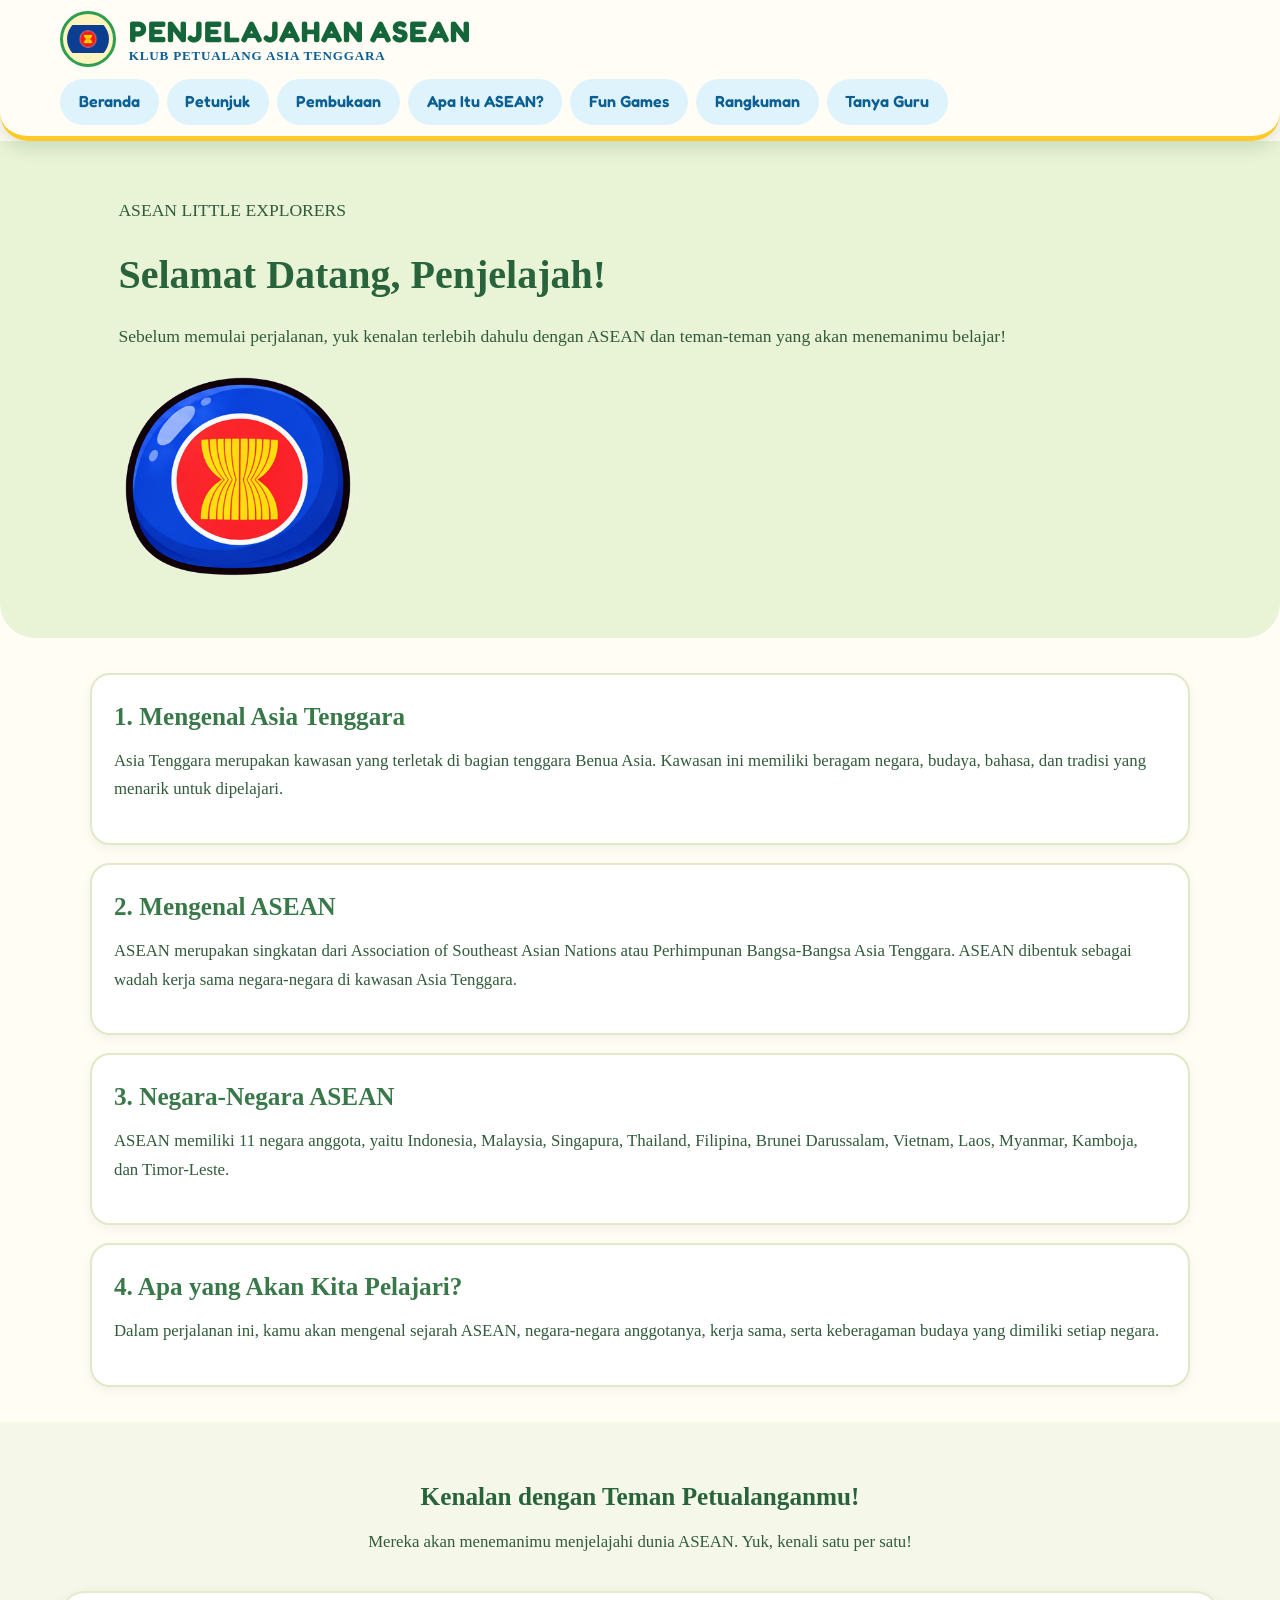
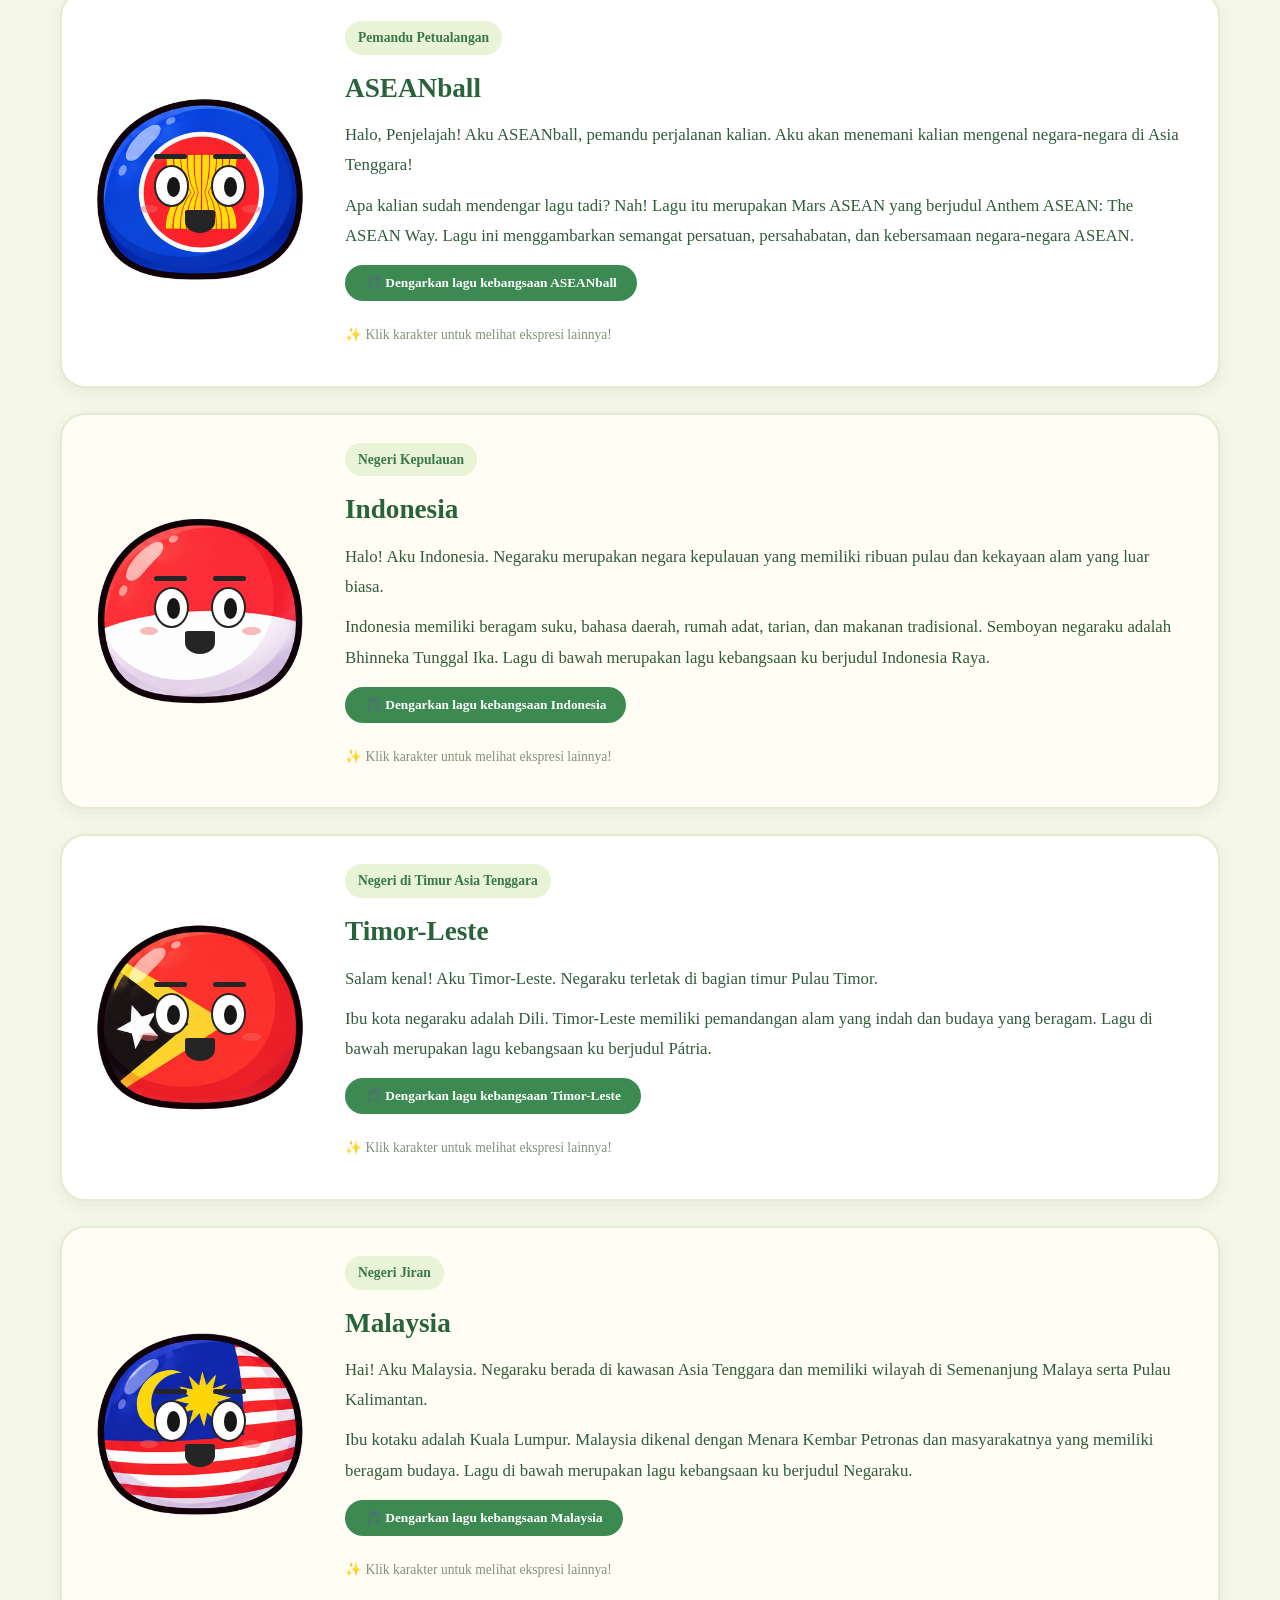
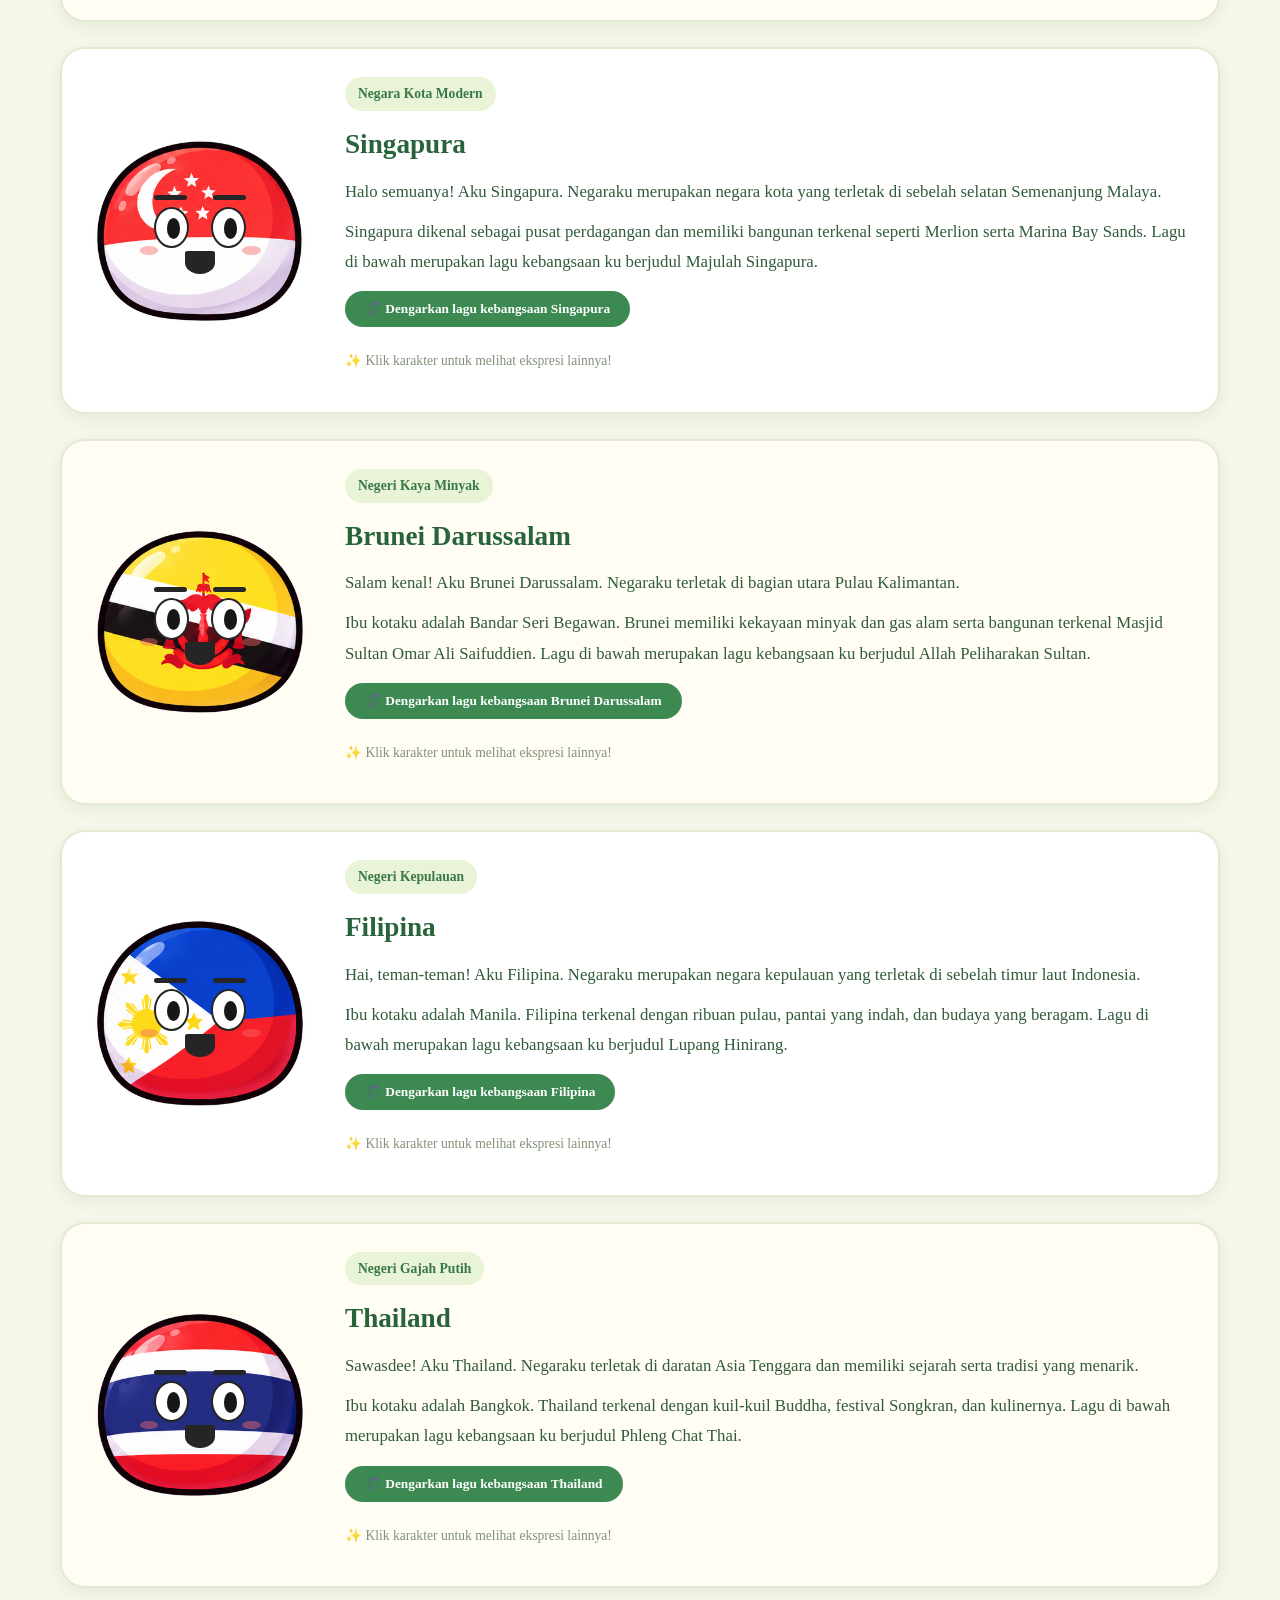
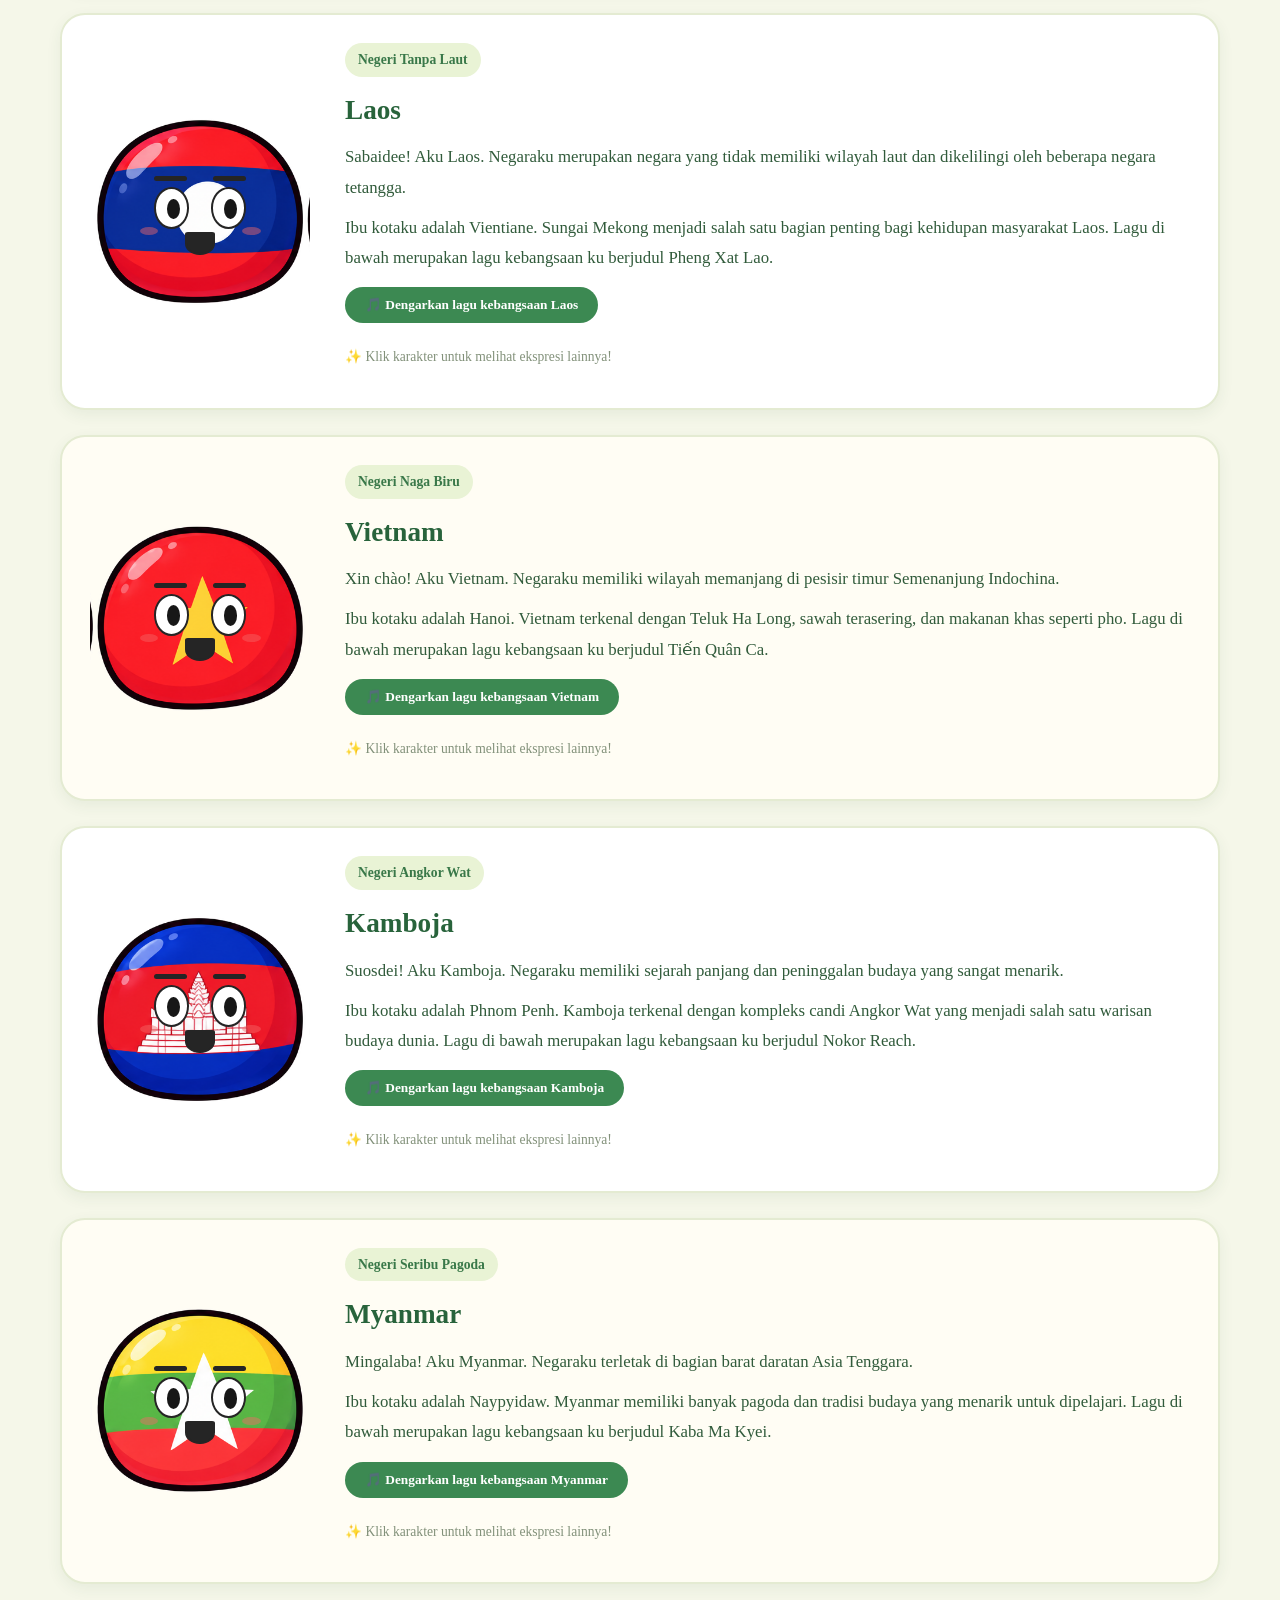
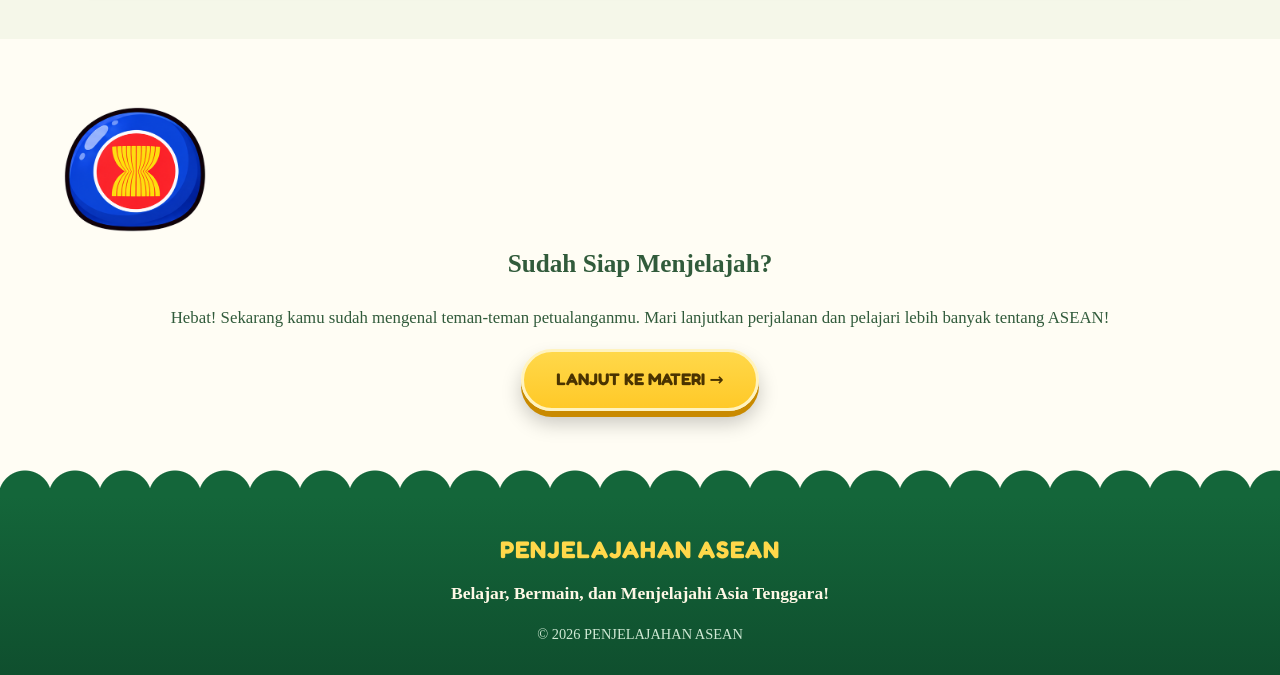
<file: pembukaan.html>
<!DOCTYPE html>
<html lang="id">
<head>
  <meta charset="UTF-8">
  <meta name="viewport" content="width=device-width, initial-scale=1.0">
  <title>Pembukaan | ASEAN LITTLE EXPLORERS</title>
  <link rel="stylesheet" href="style.css">
  <link rel="stylesheet" href="pembukaan.css">
</head>

<body class="page-pembukaan">

  <header class="site-header">
    <div class="container header-inner">
      <a href="index.html" class="site-logo">
        <img src="images/bendera-asean.jpg"
             class="site-logo-icon"
             alt="Bendera ASEAN">
        <span class="site-logo-text">
          <span class="site-logo-name">PENJELAJAHAN ASEAN</span>
          <span class="site-logo-sub">Klub Petualang Asia Tenggara</span>
        </span>
      </a>

      <nav class="site-nav">
        <ul class="site-nav-list">
          <li><a class="site-nav-link" href="index.html">Beranda</a></li>
          <li><a class="site-nav-link" href="petunjuk_penggunaan.html">Petunjuk</a></li>
          <li><a class="site-nav-link" href="pembukaan.html">Pembukaan</a></li>
          <li><a class="site-nav-link" href="apa-itu-asean.html">Apa Itu ASEAN?</a></li>
          <li><a class="site-nav-link" href="fun-games.html">Fun Games</a></li>
          <li><a class="site-nav-link" href="rangkuman.html">Rangkuman</a></li>
          <li><a class="site-nav-link" href="tanya_guru.html">Tanya Guru</a></li>
        </ul>
      </nav>
    </div>
  </header>

  <main>

    <!-- JUDUL PEMBUKAAN -->
    <section class="opening-hero">
      <div class="container">
        <p class="opening-label">ASEAN LITTLE EXPLORERS</p>
        <h1>Selamat Datang, Penjelajah!</h1>
        <p>
          Sebelum memulai perjalanan, yuk kenalan terlebih dahulu
          dengan ASEAN dan teman-teman yang akan menemanimu belajar!
        </p>

        <img src="countryball no background/01_ASEAN.png"
             alt="ASEANball"
             class="opening-main-character">
      </div>
    </section>

      <div class="opening-content" id="openingContent">

        <article class="material-card">
          <h2>1. Mengenal Asia Tenggara</h2>
          <p>
            Asia Tenggara merupakan kawasan yang terletak di bagian
            tenggara Benua Asia. Kawasan ini memiliki beragam negara,
            budaya, bahasa, dan tradisi yang menarik untuk dipelajari.
          </p>
        </article>

        <article class="material-card">
          <h2>2. Mengenal ASEAN</h2>
          <p>
            ASEAN merupakan singkatan dari Association of Southeast
            Asian Nations atau Perhimpunan Bangsa-Bangsa Asia Tenggara.
            ASEAN dibentuk sebagai wadah kerja sama negara-negara
            di kawasan Asia Tenggara.
          </p>
        </article>

        <article class="material-card">
          <h2>3. Negara-Negara ASEAN</h2>
          <p>
            ASEAN memiliki 11 negara anggota, yaitu Indonesia,
            Malaysia, Singapura, Thailand, Filipina, Brunei Darussalam,
            Vietnam, Laos, Myanmar, Kamboja, dan Timor-Leste.
          </p>
        </article>

        <article class="material-card">
          <h2>4. Apa yang Akan Kita Pelajari?</h2>
          <p>
            Dalam perjalanan ini, kamu akan mengenal sejarah ASEAN,
            negara-negara anggotanya, kerja sama, serta keberagaman
            budaya yang dimiliki setiap negara.
          </p>
        </article>

      </div>
    </section>

    <!-- PERKENALAN KARAKTER -->
    <section class="characters-section">
      <div class="container">
        <h2>Kenalan dengan Teman Petualanganmu!</h2>
        <p>
          Mereka akan menemanimu menjelajahi dunia ASEAN.
          Yuk, kenali satu per satu!
        </p>

        <div class="characters-grid" id="charactersGrid">
          <!-- Karakter dibuat otomatis melalui pembukaan.js -->
        </div>
      </div>
    </section>

    <!-- PENUTUP PEMBUKAAN -->
    <section class="opening-ending container">
      <img src="countryball no background/01_ASEAN.png"
           alt="ASEANball">

      <h2>Sudah Siap Menjelajah?</h2>
      <p>
        Hebat! Sekarang kamu sudah mengenal teman-teman
        petualanganmu. Mari lanjutkan perjalanan dan pelajari
        lebih banyak tentang ASEAN!
      </p>

      <a href="apa-itu-asean.html" class="button button-primary">
        LANJUT KE MATERI →
      </a>
    </section>

  </main>

  <footer class="site-footer">
    <div class="container footer-inner">
      <p class="footer-name">PENJELAJAHAN ASEAN</p>
      <p class="footer-tagline">
        Belajar, Bermain, dan Menjelajahi Asia Tenggara!
      </p>
      <p class="footer-copy">
        © 2026 PENJELAJAHAN ASEAN
      </p>
    </div>
  </footer>

  <script src="pembukaan.js"></script>
</body>
</html>
</file>
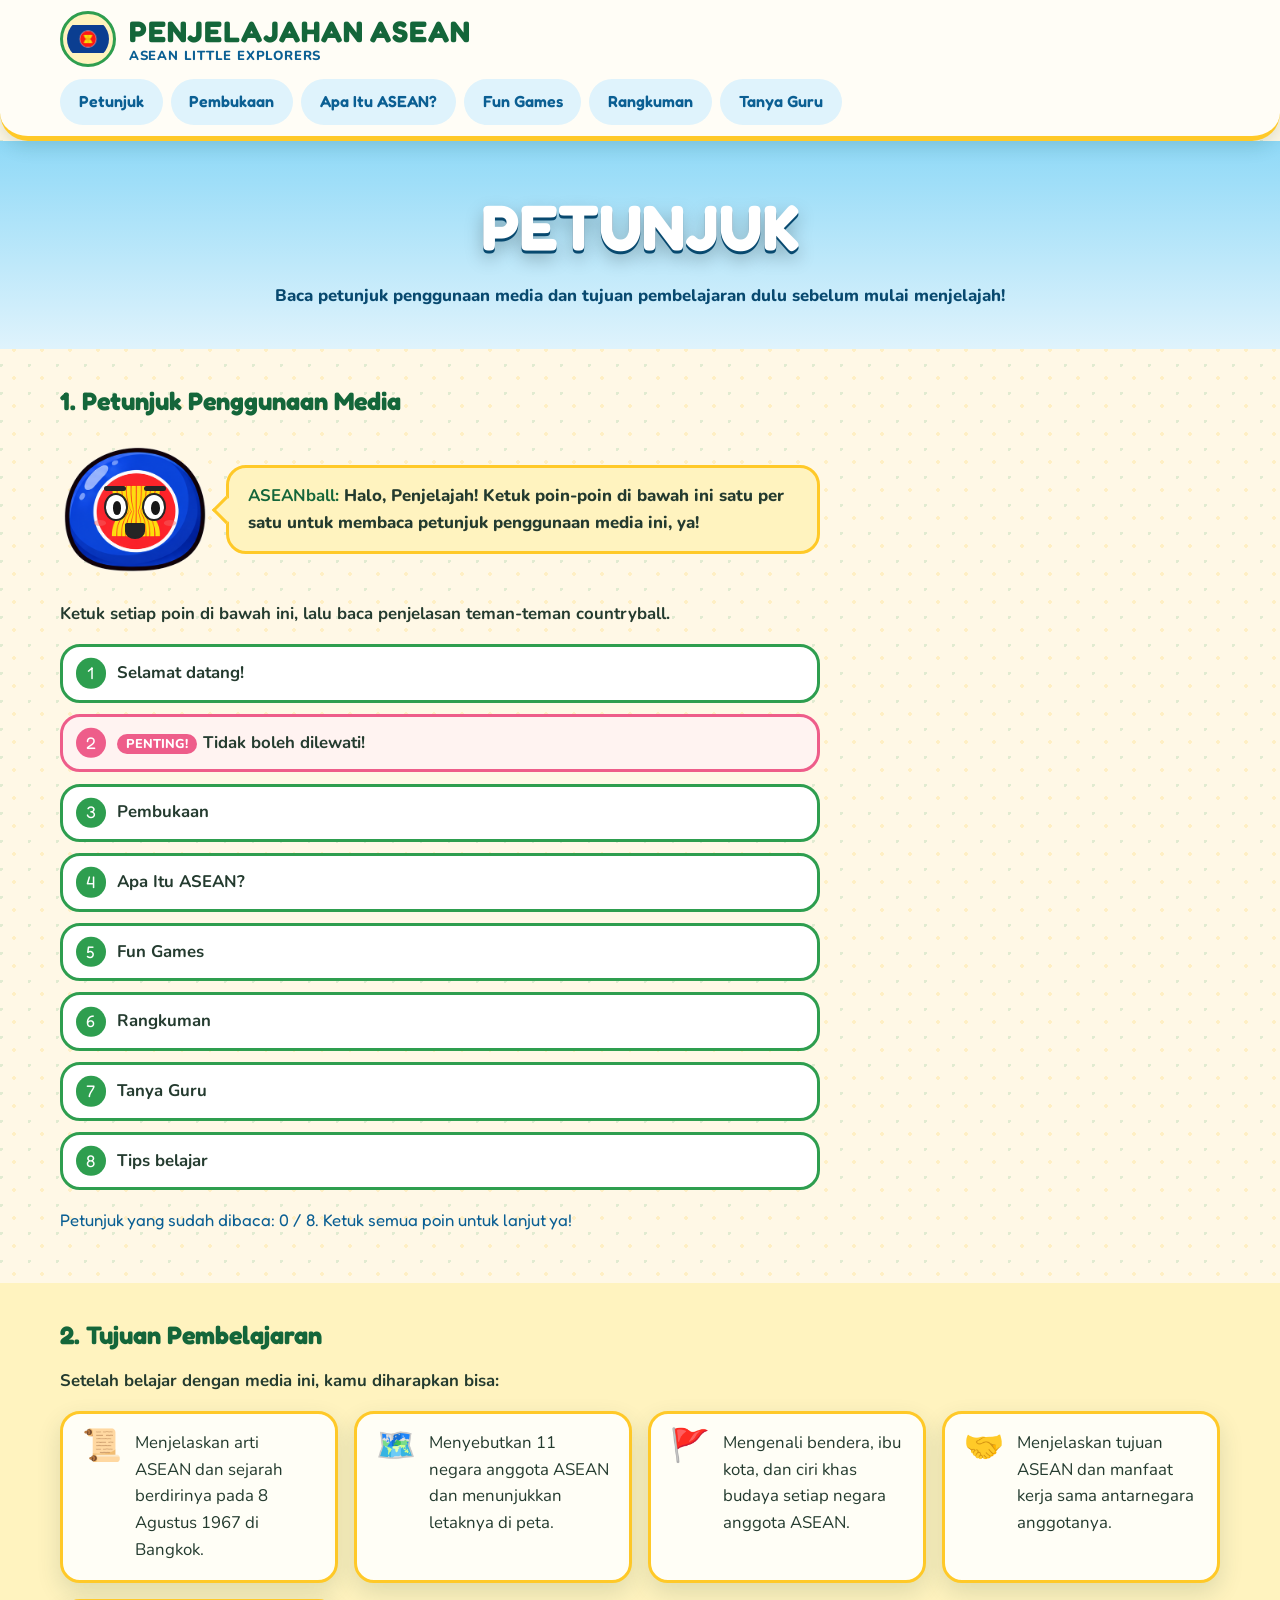
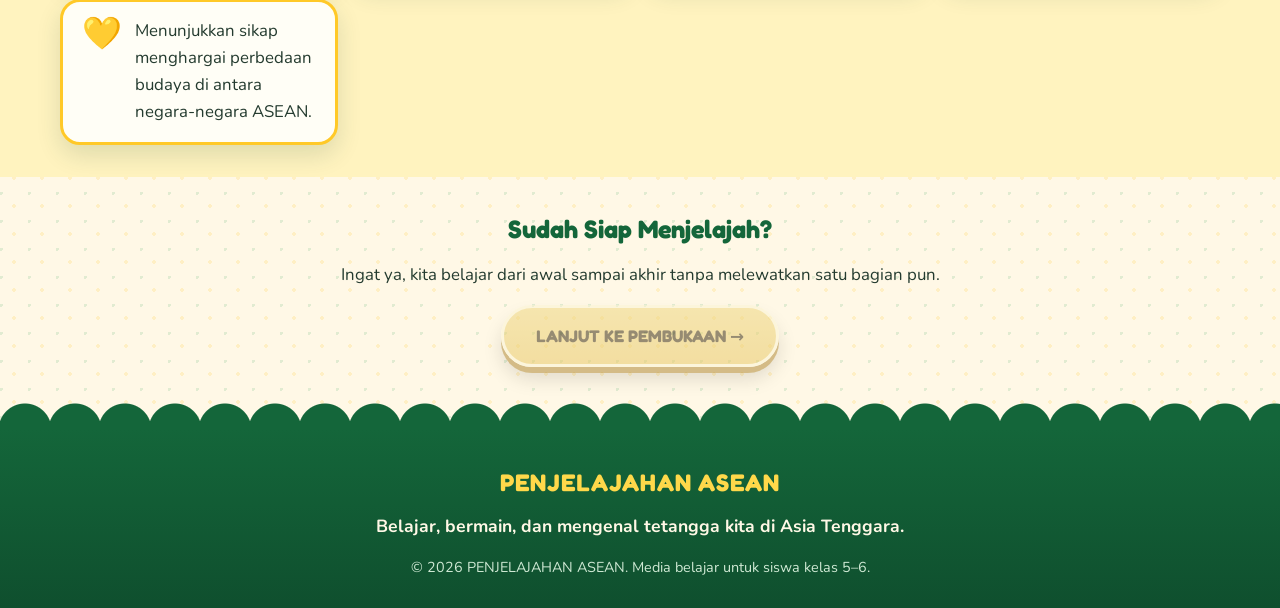
<file: petunjuk_penggunaan.html>
<!DOCTYPE html>
<html lang="id">
<head>
  <meta charset="UTF-8">
  <meta name="viewport" content="width=device-width, initial-scale=1.0">
  <title>Petunjuk &amp; Tujuan Pembelajaran | PENJELAJAHAN ASEAN</title>
  <link rel="stylesheet" href="style.css">
  <link rel="stylesheet" href="petunjuk_penggunaan.css">
</head>
<body class="page-petunjuk">
  <a class="skip-link" href="#konten-utama">Lompat ke konten utama</a>

  <header class="site-header" id="beranda">
    <div class="container header-inner">
      <a class="site-logo" href="index.html" aria-label="PENJELAJAHAN ASEAN - Kembali ke beranda">
        <img class="site-logo-icon" src="images/bendera-asean.jpg" alt="Bendera ASEAN dengan lambang ASEAN">
        <span class="site-logo-text">
          <span class="site-logo-name">PENJELAJAHAN ASEAN</span>
          <span class="site-logo-sub">ASEAN LITTLE EXPLORERS</span>
        </span>
      </a>
      <nav class="site-nav" aria-label="Menu utama">
        <ul class="site-nav-list">
          <li><a class="site-nav-link" href="petunjuk_penggunaan.html" aria-current="page">Petunjuk</a></li>
          <li><a class="site-nav-link" href="pembukaan.html">Pembukaan</a></li>
          <li><a class="site-nav-link" href="apa-itu-asean.html">Apa Itu ASEAN?</a></li>
          <li><a class="site-nav-link" href="fun-games.html">Fun Games</a></li>
          <li><a class="site-nav-link" href="rangkuman.html">Rangkuman</a></li>
          <li><a class="site-nav-link" href="tanya_guru.html">Tanya Guru</a></li>
        </ul>
      </nav>
    </div>
  </header>

  <main id="konten-utama">
    <section class="intro-section">
      <div class="container">
        <h1 class="page-title">PETUNJUK</h1>
        <p class="page-subtitle">Baca petunjuk penggunaan media dan tujuan pembelajaran dulu sebelum mulai menjelajah!</p>
      </div>
    </section>

    <!-- 1. PETUNJUK PENGGUNAAN MEDIA -->
    <section class="notes-section" id="petunjuk">
      <div class="container">
        <h2 class="section-heading">1. Petunjuk Penggunaan Media</h2>
        <div class="guide">
          <button class="guide-ball" id="guideBall" type="button" aria-label="Ketuk countryball untuk mengubah ekspresinya"></button>
          <p class="speech" id="speech" aria-live="polite"></p>
        </div>
        <p class="section-hint">Ketuk setiap poin di bawah ini, lalu baca penjelasan teman-teman countryball.</p>
        <ol class="rule-list" id="ruleList"></ol>
        <p class="read-progress" id="readProgress" aria-live="polite"></p>
      </div>
    </section>

    <!-- 2. TUJUAN PEMBELAJARAN -->
    <section class="notes-section alt" id="tujuan">
      <div class="container">
        <h2 class="section-heading">2. Tujuan Pembelajaran</h2>
        <p class="section-hint">Setelah belajar dengan media ini, kamu diharapkan bisa:</p>
        <div class="goal-grid">
          <article class="goal-card"><span class="goal-icon" aria-hidden="true">📜</span><p>Menjelaskan arti ASEAN dan sejarah berdirinya pada 8 Agustus 1967 di Bangkok.</p></article>
          <article class="goal-card"><span class="goal-icon" aria-hidden="true">🗺️</span><p>Menyebutkan 11 negara anggota ASEAN dan menunjukkan letaknya di peta.</p></article>
          <article class="goal-card"><span class="goal-icon" aria-hidden="true">🚩</span><p>Mengenali bendera, ibu kota, dan ciri khas budaya setiap negara anggota ASEAN.</p></article>
          <article class="goal-card"><span class="goal-icon" aria-hidden="true">🤝</span><p>Menjelaskan tujuan ASEAN dan manfaat kerja sama antarnegara anggotanya.</p></article>
          <article class="goal-card"><span class="goal-icon" aria-hidden="true">💛</span><p>Menunjukkan sikap menghargai perbedaan budaya di antara negara-negara ASEAN.</p></article>
        </div>
      </div>
    </section>

    <!-- 3. LANJUT -->
    <section class="notes-section closing">
      <div class="container">
        <h2 class="section-heading center">Sudah Siap Menjelajah?</h2>
        <p>Ingat ya, kita belajar dari awal sampai akhir tanpa melewatkan satu bagian pun.</p>
        <a class="button button-primary" id="nextBtn" href="pembukaan.html">LANJUT KE PEMBUKAAN →</a>
      </div>
    </section>
  </main>

  <footer class="site-footer">
    <div class="container footer-inner">
      <p class="footer-name">PENJELAJAHAN ASEAN</p>
      <p class="footer-tagline">Belajar, bermain, dan mengenal tetangga kita di Asia Tenggara.</p>
      <p class="footer-copy">© 2026 PENJELAJAHAN ASEAN. Media belajar untuk siswa kelas 5–6.</p>
    </div>
  </footer>

  <script src="petunjuk_penggunaan.js"></script>
</body>
</html>
</file>
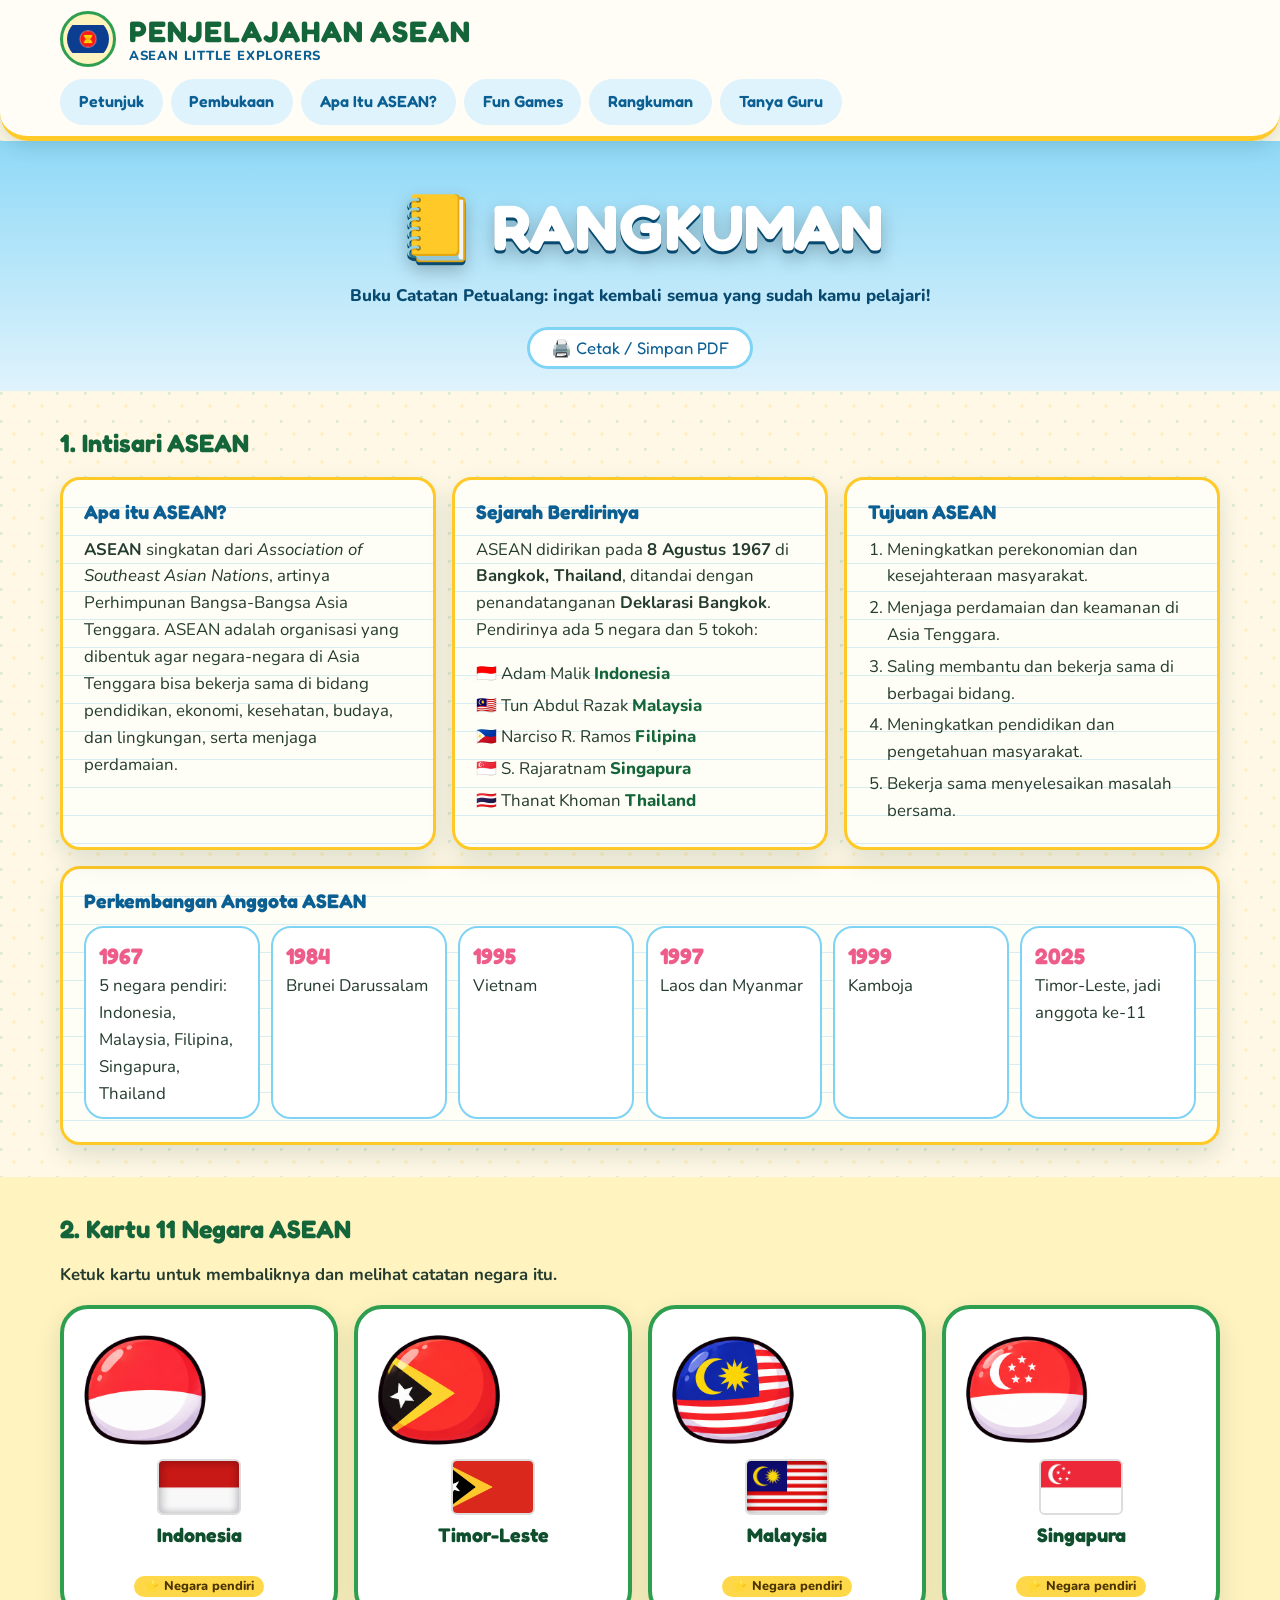
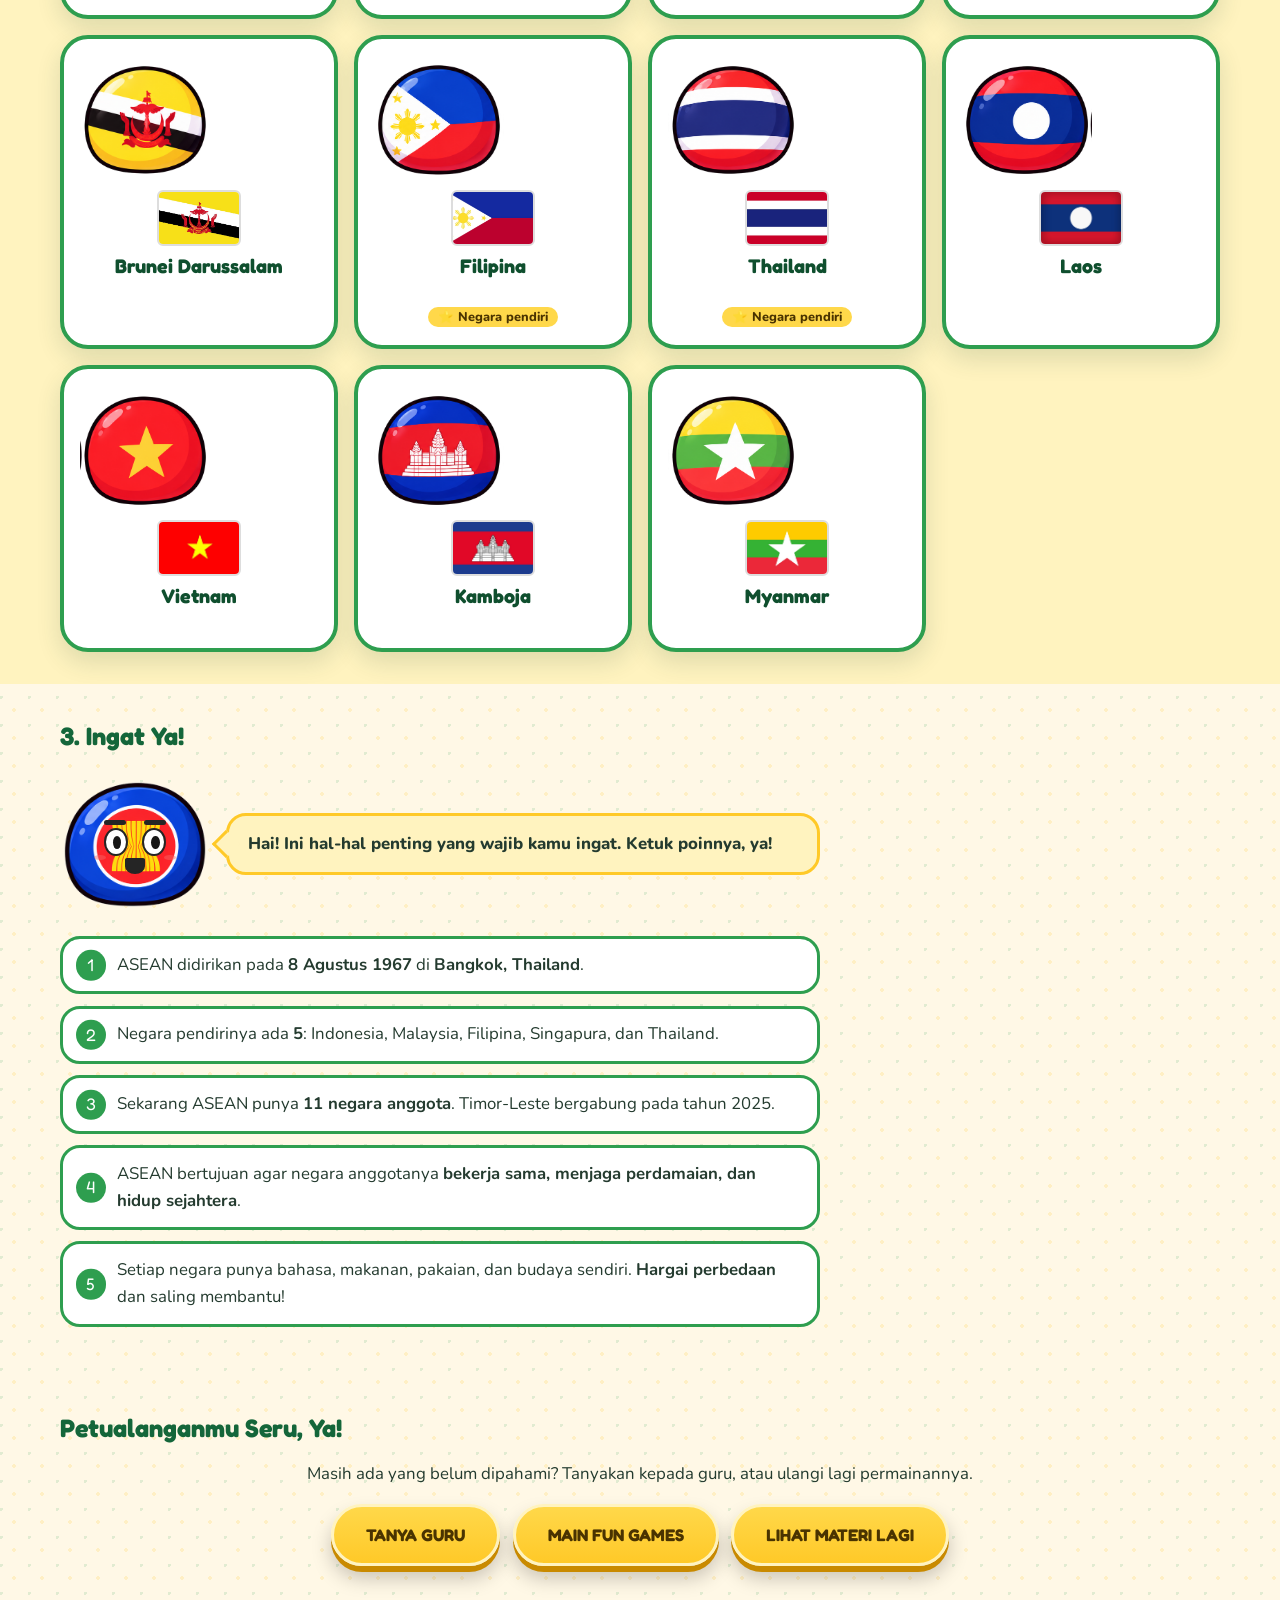
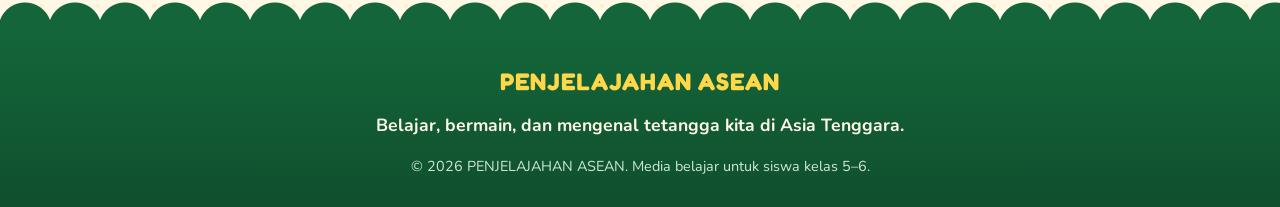
<file: rangkuman.html>
<!DOCTYPE html>
<html lang="id">
<head>
  <meta charset="UTF-8">
  <meta name="viewport" content="width=device-width, initial-scale=1.0">
  <title>Rangkuman | PENJELAJAHAN ASEAN</title>
  <link rel="stylesheet" href="style.css">
  <link rel="stylesheet" href="rangkuman.css">
</head>
<body class="page-rangkuman">
  <a class="skip-link" href="#konten-utama">Lompat ke konten utama</a>

  <header class="site-header" id="beranda">
    <div class="container header-inner">
      <a class="site-logo" href="index.html" aria-label="PENJELAJAHAN ASEAN - Kembali ke beranda">
        <img class="site-logo-icon" src="images/bendera-asean.jpg" alt="Bendera ASEAN dengan lambang ASEAN">
        <span class="site-logo-text">
          <span class="site-logo-name">PENJELAJAHAN ASEAN</span>
          <span class="site-logo-sub">ASEAN LITTLE EXPLORERS</span>
        </span>
      </a>
      <nav class="site-nav" aria-label="Menu utama">
        <ul class="site-nav-list">
          <li><a class="site-nav-link" href="petunjuk_penggunaan.html">Petunjuk</a></li>
          <li><a class="site-nav-link" href="pembukaan.html">Pembukaan</a></li>
          <li><a class="site-nav-link" href="apa-itu-asean.html">Apa Itu ASEAN?</a></li>
          <li><a class="site-nav-link" href="fun-games.html">Fun Games</a></li>
          <li><a class="site-nav-link" href="rangkuman.html" aria-current="page">Rangkuman</a></li>
          <li><a class="site-nav-link" href="tanya_guru.html">Tanya Guru</a></li>
        </ul>
      </nav>
    </div>
  </header>

  <main id="konten-utama">

    <section class="intro-section">
      <div class="container">
        <h1 class="page-title">📒 RANGKUMAN</h1>
        <p class="page-subtitle">Buku Catatan Petualang: ingat kembali semua yang sudah kamu pelajari!</p>
        <div class="tools no-print">
          <button class="tool-button" id="printBtn" type="button">🖨️ Cetak / Simpan PDF</button>
        </div>
      </div>
    </section>

    <!-- 1. INTISARI -->
    <section class="notes-section" id="intisari">
      <div class="container">
        <h2 class="section-heading">1. Intisari ASEAN</h2>
        <div class="note-grid">
          <article class="note-card">
            <h3>Apa itu ASEAN?</h3>
            <p><strong>ASEAN</strong> singkatan dari <em>Association of Southeast Asian Nations</em>, artinya Perhimpunan Bangsa-Bangsa Asia Tenggara. ASEAN adalah organisasi yang dibentuk agar negara-negara di Asia Tenggara bisa bekerja sama di bidang pendidikan, ekonomi, kesehatan, budaya, dan lingkungan, serta menjaga perdamaian.</p>
          </article>
          <article class="note-card">
            <h3>Sejarah Berdirinya</h3>
            <p>ASEAN didirikan pada <strong>8 Agustus 1967</strong> di <strong>Bangkok, Thailand</strong>, ditandai dengan penandatanganan <strong>Deklarasi Bangkok</strong>. Pendirinya ada 5 negara dan 5 tokoh:</p>
            <ul class="founders">
              <li>🇮🇩 Adam Malik <span>Indonesia</span></li>
              <li>🇲🇾 Tun Abdul Razak <span>Malaysia</span></li>
              <li>🇵🇭 Narciso R. Ramos <span>Filipina</span></li>
              <li>🇸🇬 S. Rajaratnam <span>Singapura</span></li>
              <li>🇹🇭 Thanat Khoman <span>Thailand</span></li>
            </ul>
          </article>
          <article class="note-card">
            <h3>Tujuan ASEAN</h3>
            <ol>
              <li>Meningkatkan perekonomian dan kesejahteraan masyarakat.</li>
              <li>Menjaga perdamaian dan keamanan di Asia Tenggara.</li>
              <li>Saling membantu dan bekerja sama di berbagai bidang.</li>
              <li>Meningkatkan pendidikan dan pengetahuan masyarakat.</li>
              <li>Bekerja sama menyelesaikan masalah bersama.</li>
            </ol>
          </article>
        </div>

        <article class="note-card wide">
          <h3>Perkembangan Anggota ASEAN</h3>
          <ol class="timeline">
            <li><b>1967</b><span>5 negara pendiri: Indonesia, Malaysia, Filipina, Singapura, Thailand</span></li>
            <li><b>1984</b><span>Brunei Darussalam</span></li>
            <li><b>1995</b><span>Vietnam</span></li>
            <li><b>1997</b><span>Laos dan Myanmar</span></li>
            <li><b>1999</b><span>Kamboja</span></li>
            <li><b>2025</b><span>Timor-Leste, jadi anggota ke-11</span></li>
          </ol>
        </article>
      </div>
    </section>

    <!-- 2. KARTU NEGARA -->
    <section class="notes-section alt" id="kartuNegara">
      <div class="container">
        <h2 class="section-heading">2. Kartu 11 Negara ASEAN</h2>
        <p class="section-hint no-print">Ketuk kartu untuk membaliknya dan melihat catatan negara itu.</p>
        <div class="country-grid" id="countryGrid"></div>
      </div>
    </section>

    <!-- 3. INGAT YA -->
    <section class="notes-section" id="ingat">
      <div class="container">
        <h2 class="section-heading">3. Ingat Ya!</h2>
        <div class="guide">
          <button class="guide-ball no-print" id="guideBall" type="button" aria-label="Ketuk ASEANball untuk mengubah ekspresinya"></button>
          <p class="speech" id="speech" aria-live="polite"></p>
        </div>
        <ol class="remember-list" id="rememberList">
          <li><button type="button">ASEAN didirikan pada <strong>8 Agustus 1967</strong> di <strong>Bangkok, Thailand</strong>.</button></li>
          <li><button type="button">Negara pendirinya ada <strong>5</strong>: Indonesia, Malaysia, Filipina, Singapura, dan Thailand.</button></li>
          <li><button type="button">Sekarang ASEAN punya <strong>11 negara anggota</strong>. Timor-Leste bergabung pada tahun 2025.</button></li>
          <li><button type="button">ASEAN bertujuan agar negara anggotanya <strong>bekerja sama, menjaga perdamaian, dan hidup sejahtera</strong>.</button></li>
          <li><button type="button">Setiap negara punya bahasa, makanan, pakaian, dan budaya sendiri. <strong>Hargai perbedaan</strong> dan saling membantu!</button></li>
        </ol>
      </div>
    </section>

    <!-- 5. PENUTUP -->
    <section class="notes-section closing no-print">
      <div class="container">
        <h2 class="section-heading">Petualanganmu Seru, Ya!</h2>
        <p>Masih ada yang belum dipahami? Tanyakan kepada guru, atau ulangi lagi permainannya.</p>
        <div class="closing-links">
          <a class="button button-primary" href="tanya_guru.html">TANYA GURU</a>
          <a class="button button-primary" href="fun-games.html">MAIN FUN GAMES</a>
          <a class="button button-primary" href="apa-itu-asean.html">LIHAT MATERI LAGI</a>
        </div>
      </div>
    </section>
  </main>

  <footer class="site-footer">
    <div class="container footer-inner">
      <p class="footer-name">PENJELAJAHAN ASEAN</p>
      <p class="footer-tagline">Belajar, bermain, dan mengenal tetangga kita di Asia Tenggara.</p>
      <p class="footer-copy">© 2026 PENJELAJAHAN ASEAN. Media belajar untuk siswa kelas 5–6.</p>
    </div>
  </footer>

  <script src="rangkuman.js"></script>
</body>
</html>
</file>
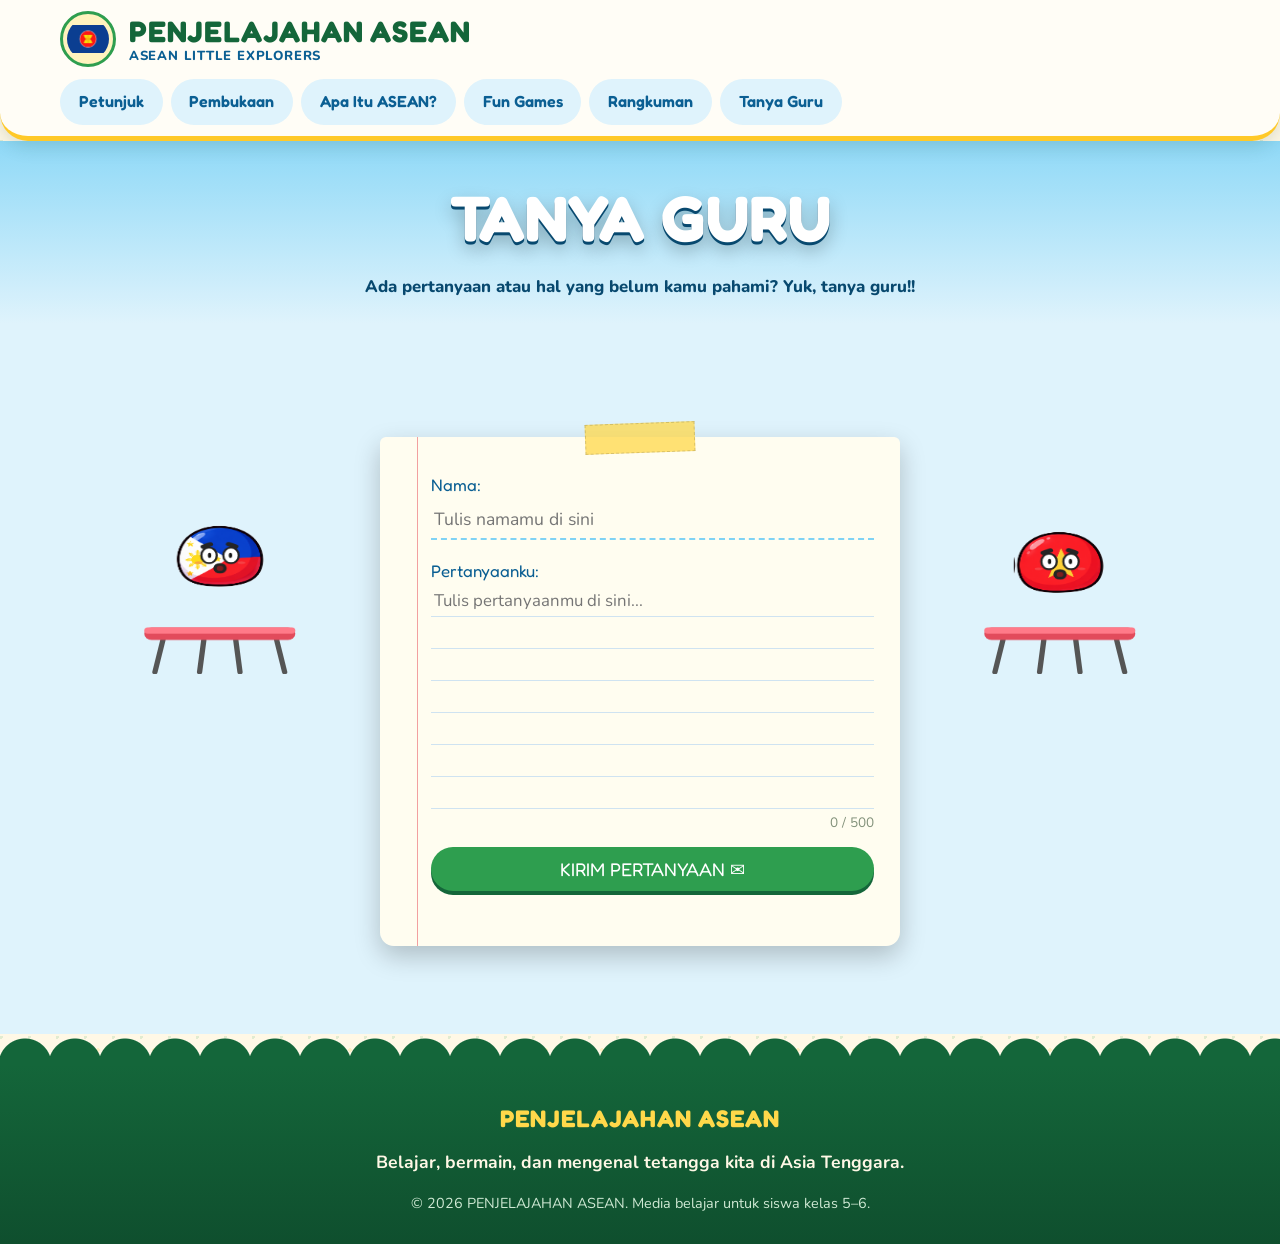
<file: tanya_guru.html>
<!DOCTYPE html>
<html lang="id">
<head>
  <meta charset="UTF-8">
  <meta name="viewport" content="width=device-width, initial-scale=1.0">
  <title>Tanya Guru | PENJELAJAHAN ASEAN</title>
  <link rel="stylesheet" href="style.css">
  <link rel="stylesheet" href="tanya_guru.css">
</head>
<body class="page-pertanyaan">
  <a class="skip-link" href="#konten-utama">Lompat ke konten utama</a>

  <header class="site-header" id="beranda">
    <div class="container header-inner">
      <a class="site-logo" href="index.html" aria-label="PENJELAJAHAN ASEAN - Kembali ke beranda">
        <img class="site-logo-icon" src="images/bendera-asean.jpg" alt="Bendera ASEAN dengan lambang ASEAN">
        <span class="site-logo-text">
          <span class="site-logo-name">PENJELAJAHAN ASEAN</span>
          <span class="site-logo-sub">ASEAN LITTLE EXPLORERS</span>
        </span>
      </a>
      <nav class="site-nav" aria-label="Menu utama">
        <ul class="site-nav-list">
          <li><a class="site-nav-link" href="petunjuk_penggunaan.html">Petunjuk</a></li>
          <li><a class="site-nav-link" href="pembukaan.html">Pembukaan</a></li>
          <li><a class="site-nav-link" href="apa-itu-asean.html">Apa Itu ASEAN?</a></li>
          <li><a class="site-nav-link" href="fun-games.html">Fun Games</a></li>
          <li><a class="site-nav-link" href="rangkuman.html">Rangkuman</a></li>
          <li><a class="site-nav-link" href="tanya_guru.html" aria-current="page">Tanya Guru</a></li>
        </ul>
      </nav>
    </div>
  </header>

  <main id="konten-utama">
    <section class="intro-section">
      <div class="container">
        <h1 class="page-title">TANYA GURU</h1>
        <p class="page-subtitle">Ada pertanyaan atau hal yang belum kamu pahami? Yuk, tanya guru!!</p>
      </div>
    </section>

    <section class="stage-section">
      <div class="container">
        <div class="stage" id="stage">

          <!-- NOTES -->
          <form class="note" id="note" novalidate>
            <span class="tape" aria-hidden="true"></span>
            <label class="note-label" for="fName">Nama:</label>
            <input class="note-name" id="fName" type="text" maxlength="60" autocomplete="name" placeholder="Tulis namamu di sini">

            <label class="note-label" for="fQ">Pertanyaanku:</label>
            <textarea class="note-question" id="fQ" rows="7" maxlength="500" placeholder="Tulis pertanyaanmu di sini..."></textarea>
            <p class="counter"><span id="qCount">0</span> / 500</p>

            <button class="send-button" id="sendBtn" type="submit">KIRIM PERTANYAAN ✉️</button>
            <p class="status" id="status" role="status" aria-live="polite"></p>
            <a class="fallback" id="fallback" href="#" target="_blank" rel="noopener">Pertanyaan belum masuk? Kirim lewat formulir</a>
          </form>

          <!-- Countryball + trampolin dibuat oleh tanya_guru.js -->
        </div>
      </div>
    </section>
  </main>

  <!-- pengiriman ke Google Form (tersembunyi) -->
  <iframe name="gframe" id="gframe" title="Pengiriman pertanyaan" hidden></iframe>
  <form id="gform" method="POST" target="gframe" hidden>
    <input name="entry.1766181644"><input name="entry.1121669667">
  </form>

  <footer class="site-footer">
    <div class="container footer-inner">
      <p class="footer-name">PENJELAJAHAN ASEAN</p>
      <p class="footer-tagline">Belajar, bermain, dan mengenal tetangga kita di Asia Tenggara.</p>
      <p class="footer-copy">© 2026 PENJELAJAHAN ASEAN. Media belajar untuk siswa kelas 5–6.</p>
    </div>
  </footer>

  <script src="tanya_guru.js"></script>
</body>
</html>
</file>
<file: style.css>
/* =====================================================
   PENJELAJAHAN ASEAN - style.css
   Tema: petualangan tropis + buku edukasi interaktif
   ===================================================== */

@import url('https://fonts.googleapis.com/css2?family=Fredoka:wght@400;500;600;700&family=Nunito:wght@400;600;700;800&display=swap');

/* ---------- 1. VARIABEL ---------- */
:root {
  /* Hijau daun */
  --leaf-900: #0f4f2e;
  --leaf-700: #14663a;
  --leaf-500: #2e9e4f;
  --leaf-300: #8fd6a0;
  --leaf-100: #d8f3dc;

  /* Biru laut */
  --sea-900: #08496f;
  --sea-700: #0b5f93;
  --sea-500: #1c8fd0;
  --sea-300: #7fd3f5;
  --sea-100: #dff3fc;

  /* Kuning cerah */
  --sun-700: #8a5a00;
  --sun-500: #ffc928;
  --sun-400: #ffd84a;
  --sun-100: #fff3bf;

  /* Krem & netral */
  --cream: #fff8e6;
  --warm-white: #fffdf6;
  --ink: #243b2f;
  --ink-soft: #4a5d52;

  /* Aksen tropis */
  --mango: #ff9a3c;
  --hibiscus: #ee5d8a;

  /* Font */
  --font-heading: 'Fredoka', 'Baloo 2', 'Trebuchet MS', 'Comic Sans MS', system-ui, sans-serif;
  --font-body: 'Nunito', 'Segoe UI', system-ui, -apple-system, sans-serif;

  /* Bentuk & bayangan */
  --radius-lg: 28px;
  --radius-md: 20px;
  --shadow-soft: 0 10px 24px rgba(20, 70, 50, 0.14);
  --shadow-lift: 0 18px 34px rgba(20, 70, 50, 0.22);
  --header-height: 88px;
}

/* ---------- 2. RESET & DASAR ---------- */
*,
*::before,
*::after {
  box-sizing: border-box;
}

html {
  scroll-behavior: smooth;
  scroll-padding-top: var(--header-height);
  -webkit-text-size-adjust: 100%;
}

body {
  margin: 0;
  min-height: 100vh;
  display: flex;
  flex-direction: column;
  font-family: var(--font-body);
  font-size: 1.05rem;
  line-height: 1.6;
  color: var(--ink);
  background-color: var(--cream);
  /* Pola titik-titik halus seperti kertas peta */
  background-image:
    radial-gradient(circle at 1px 1px, rgba(46, 158, 79, 0.14) 1.6px, transparent 0),
    radial-gradient(circle at 14px 14px, rgba(255, 201, 40, 0.18) 2px, transparent 0);
  background-size: 28px 28px;
}

main {
  flex: 1;
}

img {
  display: block;
  max-width: 100%;
  height: auto;
}

a {
  color: inherit;
}

ul {
  margin: 0;
  padding: 0;
  list-style: none;
}

h1,
h2,
h3,
p {
  margin-top: 0;
}

::selection {
  background: var(--sun-400);
  color: var(--leaf-900);
}

.container {
  width: min(1160px, 100% - 2rem);
  margin-inline: auto;
}

/* Tautan lompat (aksesibilitas) */
.skip-link {
  position: absolute;
  left: 1rem;
  top: -100px;
  z-index: 200;
  padding: 0.7rem 1.2rem;
  background: var(--sun-500);
  color: #4a3300;
  font-family: var(--font-heading);
  font-weight: 600;
  border-radius: 999px;
  text-decoration: none;
  transition: top 0.2s ease;
}

.skip-link:focus {
  top: 1rem;
}

/* ---------- 3. HEADER ---------- */
.site-header {
  position: sticky;
  top: 0;
  z-index: 100;
  background: var(--warm-white);
  border-bottom: 5px solid var(--sun-500);
  border-radius: 0 0 var(--radius-lg) var(--radius-lg);
  box-shadow: 0 6px 18px rgba(20, 70, 50, 0.15);
}

.header-inner {
  display: flex;
  align-items: center;
  justify-content: space-between;
  flex-wrap: wrap;
  gap: 0.75rem 1.5rem;
  padding-block: 0.7rem;
}

.site-logo {
  display: inline-flex;
  align-items: center;
  gap: 0.8rem;
  text-decoration: none;
}

.site-logo-icon {
  width: 56px;
  height: 56px;
  flex-shrink: 0;
  object-fit: contain;
  border-radius: 50%;
  background: var(--sun-100);
  border: 3px solid var(--leaf-500);
  padding: 4px;
  /* Sembunyikan teks alt jika gambar belum tersedia */
  font-size: 0;
  color: transparent;
  transition: transform 0.3s ease;
}

.site-logo:hover .site-logo-icon,
.site-logo:focus-visible .site-logo-icon {
  transform: rotate(-12deg) scale(1.08);
}

.site-logo-text {
  display: flex;
  flex-direction: column;
  line-height: 1.1;
}

.site-logo-name {
  font-family: var(--font-heading);
  font-weight: 700;
  font-size: clamp(1.3rem, 3vw, 1.85rem);
  letter-spacing: 0.03em;
  color: var(--leaf-700);
}

.site-logo-sub {
  margin-top: 0.15rem;
  font-size: 0.82rem;
  font-weight: 800;
  letter-spacing: 0.06em;
  text-transform: uppercase;
  color: var(--sea-700);
}

.site-logo:focus-visible,
.site-nav-link:focus-visible,
.nav-card-link:focus-visible,
.button:focus-visible {
  outline: 4px dashed var(--sea-900);
  outline-offset: 4px;
}

.site-nav-list {
  display: flex;
  flex-wrap: wrap;
  justify-content: flex-end;
  gap: 0.5rem;
}

.site-nav-link {
  display: inline-block;
  padding: 0.5rem 1.05rem;
  font-family: var(--font-heading);
  font-weight: 600;
  font-size: 1rem;
  color: var(--sea-700);
  background: var(--sea-100);
  border: 2px solid transparent;
  border-radius: 999px;
  text-decoration: none;
  transition: transform 0.2s ease, background-color 0.2s ease, color 0.2s ease, border-color 0.2s ease;
}

.site-nav-link:hover,
.site-nav-link:focus-visible {
  background: var(--sun-400);
  color: #4a3300;
  border-color: var(--sun-500);
  transform: translateY(-3px);
}

/* ---------- 4. HERO ---------- */
.hero {
  position: relative;
  overflow: hidden;
  isolation: isolate;
  color: var(--warm-white);
  /* Langit menuju laut */
  background: linear-gradient(180deg, #8fd9f7 0%, var(--sea-500) 48%, #0a6aa3 100%);
}

/* Matahari */
.hero::before {
  content: "";
  position: absolute;
  z-index: 0;
  top: 28px;
  right: 7%;
  width: 130px;
  height: 130px;
  border-radius: 50%;
  background: radial-gradient(circle, #fff3a0 0%, var(--sun-400) 45%, rgba(255, 216, 74, 0) 72%);
  box-shadow: 0 0 60px 20px rgba(255, 224, 102, 0.55);
  pointer-events: none;
}

/* Awan */
.hero::after {
  content: "";
  position: absolute;
  z-index: 0;
  top: 22%;
  left: 5%;
  width: 90px;
  height: 30px;
  border-radius: 50px;
  background: rgba(255, 255, 255, 0.75);
  box-shadow:
    32px -16px 0 8px rgba(255, 255, 255, 0.75),
    62px -4px 0 0 rgba(255, 255, 255, 0.75),
    620px 70px 0 0 rgba(255, 255, 255, 0.5),
    660px 56px 0 8px rgba(255, 255, 255, 0.5);
  pointer-events: none;
}

/* Ruang ilustrasi peta Asia Tenggara */
.hero-background {
  position: absolute;
  inset: 0;
  z-index: 0;
  overflow: hidden;
  pointer-events: none;
}

.hero-background-image {
  position: absolute;
  inset: 0;
  width: 100%;
  height: 100%;
  object-fit: cover;
  object-position: center;
  opacity: 0.5;
  font-size: 0;
  color: transparent;
}

/* Tepi ombak di bagian bawah hero */
.hero-background::after {
  content: "";
  position: absolute;
  left: 0;
  right: 0;
  bottom: -1px;
  height: 44px;
  background: radial-gradient(circle at 25px 44px, var(--cream) 0 26px, transparent 27px) 0 0 / 50px 44px repeat-x;
}

.hero-inner {
  position: relative;
  z-index: 1;
  display: grid;
  grid-template-columns: 1.15fr 0.85fr;
  align-items: center;
  gap: 2rem;
  padding-block: 4rem 6.5rem;
}

.hero-content {
  padding: 2rem 2.2rem;
  background: rgba(8, 73, 111, 0.55);
  border: 3px solid rgba(255, 255, 255, 0.35);
  border-radius: var(--radius-lg);
  -webkit-backdrop-filter: blur(4px);
  backdrop-filter: blur(4px);
  box-shadow: 0 14px 30px rgba(5, 40, 70, 0.3);
}

.hero-title {
  margin-bottom: 0.4rem;
  font-family: var(--font-heading);
  font-weight: 700;
  font-size: clamp(2rem, 8vw, 4.6rem);
  line-height: 1.05;
  letter-spacing: 0.02em;
  color: #ffffff;
  overflow-wrap: anywhere;
  text-shadow:
    0 3px 0 var(--sea-900),
    0 6px 0 rgba(8, 73, 111, 0.6),
    0 12px 22px rgba(0, 0, 0, 0.28);
}

.hero-subtitle {
  margin-bottom: 1rem;
  font-family: var(--font-heading);
  font-weight: 600;
  font-size: clamp(1.25rem, 3.2vw, 2rem);
  line-height: 1.25;
  color: var(--sun-400);
  text-shadow: 0 2px 0 rgba(8, 73, 111, 0.7);
}

.hero-text {
  max-width: 46ch;
  margin-bottom: 1.8rem;
  font-weight: 700;
  font-size: clamp(1.05rem, 2.2vw, 1.3rem);
  line-height: 1.6;
  color: var(--warm-white);
}

/* Tombol */
.button {
  display: inline-flex;
  align-items: center;
  justify-content: center;
  gap: 0.6rem;
  padding: 0.9rem 2rem;
  font-family: var(--font-heading);
  font-weight: 700;
  text-align: center;
  text-decoration: none;
  cursor: pointer;
  border: 3px solid transparent;
  border-radius: 999px;
  transition: transform 0.18s ease, box-shadow 0.18s ease, filter 0.18s ease;
}

.button-primary {
  color: #4a3300;
  background: linear-gradient(180deg, var(--sun-400), var(--sun-500));
  border-color: var(--sun-100);
  box-shadow: 0 6px 0 #c98a00, 0 12px 20px rgba(0, 0, 0, 0.22);
}

.button-primary:hover,
.button-primary:focus-visible {
  transform: translateY(-3px);
  filter: brightness(1.05);
  box-shadow: 0 9px 0 #c98a00, 0 16px 24px rgba(0, 0, 0, 0.26);
}

.button-primary:active {
  transform: translateY(4px);
  box-shadow: 0 2px 0 #c98a00, 0 4px 8px rgba(0, 0, 0, 0.2);
}

.hero-button {
  font-size: clamp(1.15rem, 2.6vw, 1.6rem);
  padding: 1rem 2.4rem;
  letter-spacing: 0.05em;
  animation: tombol-bersinar 2.4s ease-in-out infinite;
}

.hero-button::before {
  content: "\1F9ED"; /* ikon kompas */
  font-size: 1.2em;
  line-height: 1;
}

.hero-button:hover,
.hero-button:focus-visible,
.hero-button:active {
  animation: none;
}

/* Maskot */
.hero-mascot {
  display: flex;
  align-items: center;
  justify-content: center;
}

.hero-mascot-image {
  width: min(340px, 85%);
  max-height: 360px;
  object-fit: contain;
  filter: drop-shadow(0 14px 14px rgba(5, 40, 70, 0.35));
  animation: melayang 4s ease-in-out infinite;
  font-size: 0;
  color: transparent;
}

/* ---------- 5. NAVIGASI (KARTU) ---------- */
.navigation {
  position: relative;
  overflow: hidden;
  padding-block: 3.5rem 5.5rem;
}

/* Daun dekoratif */
.navigation::before {
  content: "";
  position: absolute;
  top: -40px;
  left: -50px;
  width: 220px;
  height: 220px;
  background: linear-gradient(135deg, var(--leaf-300), var(--leaf-500));
  border-radius: 0 100% 0 100%;
  opacity: 0.35;
  transform: rotate(-8deg);
  pointer-events: none;
}

.navigation::after {
  content: "";
  position: absolute;
  right: -40px;
  bottom: -30px;
  width: 200px;
  height: 200px;
  background: linear-gradient(135deg, var(--sea-300), var(--sea-500));
  border-radius: 100% 0 100% 0;
  opacity: 0.25;
  transform: rotate(8deg);
  pointer-events: none;
}

.navigation > .container {
  position: relative;
  z-index: 1;
}

.section-header {
  max-width: 640px;
  margin: 0 auto 2.5rem;
  text-align: center;
}

.section-title {
  position: relative;
  display: inline-block;
  margin-bottom: 1.1rem;
  padding-bottom: 0.7rem;
  font-family: var(--font-heading);
  font-weight: 700;
  font-size: clamp(1.8rem, 5vw, 2.8rem);
  line-height: 1.15;
  color: var(--leaf-700);
}

.section-title::after {
  content: "";
  position: absolute;
  left: 50%;
  bottom: 0;
  width: 90px;
  height: 8px;
  border-radius: 999px;
  background: linear-gradient(90deg, var(--sun-500), var(--mango));
  transform: translateX(-50%);
}

.section-intro {
  margin-bottom: 0;
  font-weight: 700;
  font-size: 1.1rem;
  color: var(--ink-soft);
}

.card-grid {
  display: grid;
  grid-template-columns: repeat(5, 1fr);
  gap: 1.5rem;
}

.card-grid-item {
  display: flex;
  animation: kartu-muncul 0.6s ease both;
}

.card-grid-item:nth-child(1) { animation-delay: 0.05s; }
.card-grid-item:nth-child(2) { animation-delay: 0.15s; }
.card-grid-item:nth-child(3) { animation-delay: 0.25s; }
.card-grid-item:nth-child(4) { animation-delay: 0.35s; }
.card-grid-item:nth-child(5) { animation-delay: 0.45s; }

/* Kartu dasar */
.nav-card {
  --card-main: var(--leaf-500);
  --card-light: var(--leaf-100);
  --card-dark: var(--leaf-700);

  width: 100%;
  background: var(--warm-white);
  border: 4px solid var(--card-main);
  border-radius: var(--radius-lg);
  box-shadow: var(--shadow-soft);
  overflow: hidden;
  transition: transform 0.3s ease, box-shadow 0.3s ease;
}

/* Kemiringan kecil agar terasa seperti stiker */
.card-grid-item:nth-child(odd) .nav-card {
  transform: rotate(-1deg);
}

.card-grid-item:nth-child(even) .nav-card {
  transform: rotate(1deg);
}

.nav-card:hover,
.nav-card:focus-within {
  transform: translateY(-10px) rotate(0deg);
  box-shadow: var(--shadow-lift);
}

/* Warna tiap kartu */
.nav-card-pembukaan {
  --card-main: #ffc928;
  --card-light: #fff3bf;
  --card-dark: #8a5a00;
}

.nav-card-asean {
  --card-main: #1c8fd0;
  --card-light: #dff3fc;
  --card-dark: #0b5f93;
}

.nav-card-games {
  --card-main: #34a853;
  --card-light: #d8f3dc;
  --card-dark: #17703a;
}

.nav-card-rangkuman {
  --card-main: #ff9a3c;
  --card-light: #ffe6cc;
  --card-dark: #b34a00;
}

.nav-card-pertanyaan {
  --card-main: #ee5d8a;
  --card-light: #ffdbe6;
  --card-dark: #b3295a;
}

.nav-card-link {
  display: flex;
  flex-direction: column;
  align-items: center;
  height: 100%;
  padding: 1.6rem 1.2rem 1.5rem;
  text-align: center;
  text-decoration: none;
  color: inherit;
  background: linear-gradient(180deg, var(--card-light) 0%, var(--warm-white) 75%);
}

.nav-card-icon {
  display: grid;
  place-items: center;
  width: 112px;
  height: 112px;
  margin-bottom: 1rem;
  background: #ffffff;
  border: 5px solid var(--card-main);
  border-radius: 50%;
  box-shadow: inset 0 0 0 5px var(--card-light);
  transition: transform 0.35s ease;
}

.nav-card:hover .nav-card-icon,
.nav-card:focus-within .nav-card-icon {
  transform: scale(1.1) rotate(-6deg);
}

.nav-card-image {
  width: 72px;
  height: 72px;
  object-fit: contain;
  font-size: 0;
  color: transparent;
}

.nav-card-title {
  margin-bottom: 0.5rem;
  font-family: var(--font-heading);
  font-weight: 700;
  font-size: 1.35rem;
  line-height: 1.2;
  letter-spacing: 0.02em;
  color: var(--card-dark);
}

.nav-card-description {
  flex: 1;
  margin-bottom: 1.2rem;
  font-size: 1rem;
  line-height: 1.5;
  color: var(--ink-soft);
}

.nav-card-action {
  display: inline-block;
  padding: 0.45rem 1.3rem;
  font-family: var(--font-heading);
  font-weight: 600;
  font-size: 1rem;
  color: #ffffff;
  background: var(--card-dark);
  border-radius: 999px;
  transition: transform 0.25s ease, box-shadow 0.25s ease;
}

.nav-card:hover .nav-card-action,
.nav-card:focus-within .nav-card-action {
  transform: translateY(-2px) scale(1.07);
  box-shadow: 0 6px 12px rgba(0, 0, 0, 0.2);
}

/* ---------- 6. FOOTER ---------- */
.site-footer {
  position: relative;
  margin-top: 30px;
  padding-block: 2.2rem 1.8rem;
  color: var(--cream);
  background: linear-gradient(180deg, var(--leaf-700), var(--leaf-900));
}

/* Tepi ombak di atas footer */
.site-footer::before {
  content: "";
  position: absolute;
  left: 0;
  right: 0;
  top: -29px;
  height: 30px;
  background: radial-gradient(circle at 25px 30px, var(--leaf-700) 0 26px, transparent 27px) 0 0 / 50px 30px repeat-x;
  pointer-events: none;
}

.footer-inner {
  display: flex;
  flex-direction: column;
  align-items: center;
  gap: 0.6rem;
  text-align: center;
}

.footer-brand {
  display: inline-flex;
  align-items: center;
  gap: 0.8rem;
}

.footer-logo {
  width: 48px;
  height: 48px;
  object-fit: contain;
  padding: 4px;
  background: var(--cream);
  border: 3px solid var(--sun-500);
  border-radius: 50%;
  font-size: 0;
  color: transparent;
}

.footer-name {
  margin: 0;
  font-family: var(--font-heading);
  font-weight: 700;
  font-size: 1.5rem;
  letter-spacing: 0.04em;
  color: var(--sun-400);
}

.footer-tagline {
  max-width: 52ch;
  margin: 0;
  font-weight: 700;
  font-size: 1.1rem;
  color: var(--cream);
}

.footer-copy {
  margin: 0.4rem 0 0;
  font-size: 0.9rem;
  color: #cfe9d4;
}

/* ---------- 6B. TOMBOL MUSIK LATAR ---------- */
.music-toggle {
  position: fixed;
  right: 16px;
  bottom: 16px;
  z-index: 300;
  display: inline-flex;
  align-items: center;
  gap: 0.5rem;
  padding: 0.6rem 1.1rem;
  font-family: var(--font-heading);
  font-weight: 700;
  font-size: 1rem;
  line-height: 1;
  color: #4a3300;
  background: linear-gradient(180deg, var(--sun-400), var(--sun-500));
  border: 3px solid var(--warm-white);
  border-radius: 999px;
  cursor: pointer;
  box-shadow: 0 5px 0 #c98a00, 0 10px 18px rgba(0, 0, 0, 0.25);
  transition: transform 0.18s ease, box-shadow 0.18s ease, filter 0.18s ease;
}

.music-toggle-icon {
  font-size: 1.25rem;
  line-height: 1;
}

.music-toggle:hover,
.music-toggle:focus-visible {
  transform: translateY(-3px);
  filter: brightness(1.05);
  box-shadow: 0 8px 0 #c98a00, 0 14px 22px rgba(0, 0, 0, 0.28);
}

.music-toggle:focus-visible {
  outline: 4px dashed var(--sea-900);
  outline-offset: 4px;
}

.music-toggle:active {
  transform: translateY(3px);
  box-shadow: 0 2px 0 #c98a00, 0 4px 8px rgba(0, 0, 0, 0.2);
}

/* Saat musik sedang diputar */
.music-toggle[aria-pressed="true"] {
  color: #ffffff;
  background: linear-gradient(180deg, var(--leaf-500), var(--leaf-700));
  box-shadow: 0 5px 0 var(--leaf-900), 0 10px 18px rgba(0, 0, 0, 0.25);
}

.music-toggle[aria-pressed="true"] .music-toggle-icon {
  animation: musik-berdenyut 1s ease-in-out infinite;
}

/* Saat musik gagal dimuat */
.music-toggle[data-state="error"] {
  color: #ffffff;
  background: linear-gradient(180deg, var(--hibiscus), #b3295a);
  box-shadow: 0 5px 0 #7d1b3d, 0 10px 18px rgba(0, 0, 0, 0.25);
}

.music-toggle[aria-disabled="true"] {
  cursor: not-allowed;
  opacity: 0.7;
}

/* ---------- 7. ANIMASI ---------- */
@keyframes melayang {
  0%, 100% { transform: translateY(0) rotate(-1.5deg); }
  50%      { transform: translateY(-14px) rotate(1.5deg); }
}

@keyframes tombol-bersinar {
  0%, 100% { box-shadow: 0 6px 0 #c98a00, 0 12px 20px rgba(0, 0, 0, 0.22), 0 0 0 0 rgba(255, 216, 74, 0.75); }
  50%      { box-shadow: 0 6px 0 #c98a00, 0 12px 20px rgba(0, 0, 0, 0.22), 0 0 0 16px rgba(255, 216, 74, 0); }
}

@keyframes kartu-muncul {
  from { opacity: 0; transform: translateY(24px) scale(0.96); }
  to   { opacity: 1; transform: translateY(0) scale(1); }
}

@keyframes musik-berdenyut {
  0%, 100% { transform: scale(1); }
  50%      { transform: scale(1.25); }
}

/* ---------- 8. RESPONSIF ---------- */

/* Laptop kecil / tablet landscape: 3 kartu atas + 2 kartu bawah */
@media (max-width: 1099px) {
  .card-grid {
    grid-template-columns: repeat(6, 1fr);
  }

  .card-grid-item {
    grid-column: span 2;
  }

  .card-grid-item:nth-child(n + 4) {
    grid-column: span 3;
  }
}

/* Tablet */
@media (max-width: 991px) {
  :root {
    --header-height: 130px;
  }

  .header-inner {
    flex-direction: column;
    justify-content: center;
  }

  .site-nav-list {
    justify-content: center;
  }

  .hero-inner {
    grid-template-columns: 1fr;
    gap: 1.5rem;
    padding-block: 3rem 6rem;
    text-align: center;
  }

  .hero-text {
    margin-inline: auto;
  }

  .hero-mascot-image {
    width: min(240px, 60%);
    max-height: 260px;
  }

  .hero::before {
    width: 100px;
    height: 100px;
    right: 5%;
  }

  .hero::after {
    box-shadow:
      32px -16px 0 8px rgba(255, 255, 255, 0.75),
      62px -4px 0 0 rgba(255, 255, 255, 0.75);
  }
}

/* Ponsel besar: 2 kolom, kartu terakhir selebar penuh */
@media (max-width: 640px) {
  :root {
    --header-height: 0px;
  }

  body {
    font-size: 1rem;
  }

  .site-header {
    position: static;
    border-radius: 0 0 22px 22px;
  }

  .site-nav-link {
    padding: 0.4rem 0.85rem;
    font-size: 0.92rem;
  }

  .hero-content {
    padding: 1.4rem 1.2rem;
  }

  .hero-inner {
    padding-block: 2.2rem 5.5rem;
  }

  .hero-button {
    width: 100%;
    padding: 0.9rem 1.2rem;
  }

  .navigation {
    padding-block: 2.5rem 4.5rem;
  }

  .card-grid {
    grid-template-columns: repeat(2, 1fr);
    gap: 1rem;
  }

  .card-grid-item,
  .card-grid-item:nth-child(n + 4) {
    grid-column: auto;
  }

  .card-grid-item:last-child {
    grid-column: 1 / -1;
  }

  .nav-card-link {
    padding: 1.2rem 0.8rem 1.2rem;
  }

  .nav-card-icon {
    width: 88px;
    height: 88px;
  }

  .nav-card-image {
    width: 56px;
    height: 56px;
  }

  .nav-card-title {
    font-size: 1.1rem;
  }

  .nav-card-description {
    font-size: 0.92rem;
  }

  .music-toggle {
    right: 12px;
    bottom: 12px;
    padding: 0.55rem 0.95rem;
    font-size: 0.92rem;
  }
}

/* Ponsel kecil: 1 kolom */
@media (max-width: 420px) {
  .card-grid {
    grid-template-columns: 1fr;
  }

  .card-grid-item:last-child {
    grid-column: auto;
  }

  .site-logo-sub {
    display: none;
  }

  .nav-card-icon {
    width: 100px;
    height: 100px;
  }

  .nav-card-image {
    width: 64px;
    height: 64px;
  }

  /* Hanya ikon pada layar sangat kecil */
  .music-toggle-label {
    position: absolute;
    width: 1px;
    height: 1px;
    overflow: hidden;
    clip: rect(0 0 0 0);
    white-space: nowrap;
  }

  .music-toggle {
    padding: 0.7rem 0.8rem;
  }
}

/* ---------- 9. AKSESIBILITAS: kurangi gerakan ---------- */
@media (prefers-reduced-motion: reduce) {
  html {
    scroll-behavior: auto;
  }

  *,
  *::before,
  *::after {
    animation: none !important;
    transition: none !important;
  }
}
</file>
<file: apa-itu-asean.css>
/* =====================================================
   PENJELAJAHAN ASEAN - APA ITU ASEAN (CSS)
   Memakai variabel & komponen dari style.css
   ===================================================== */

/* ---------- JUDUL ---------- */
.intro-section {
  padding: 2.2rem 0 1rem;
  text-align: center;
  background: linear-gradient(180deg, #8fd9f7, var(--sea-100));
}
.page-title {
  margin-bottom: .3rem;
  font-family: var(--font-heading);
  font-size: clamp(2.2rem, 7vw, 4rem);
  color: #fff;
  text-shadow: 0 3px 0 var(--sea-900), 0 8px 18px rgba(0,0,0,.25);
}
.page-subtitle { font-weight: 800; color: var(--sea-900); }

/* ---------- BARIS COUNTRYBALL ---------- */
.tray {
  display: flex; flex-wrap: wrap; justify-content: center;
  gap: .6rem 1rem; padding: 1rem 0 1.4rem;
}
.tray-item {
  width: 84px; height: 84px; padding: 0;
  background: none; border: 0; cursor: pointer;
  animation: melayang 3s ease-in-out infinite;
}
.tray-item:nth-child(even) { animation-delay: -1.2s; }
.tray-item:hover { filter: drop-shadow(0 6px 8px rgba(0,0,0,.3)); }
.tray-item:focus-visible, .map-ball:focus-visible { outline: 4px dashed var(--sea-900); outline-offset: 4px; }

/* ---------- COUNTRYBALL + WAJAH (dari pembukaan.css) ---------- */
.ball { position: relative; width: 100%; height: 100%; }
.ball > img { width: 100%; height: 100%; object-fit: contain; pointer-events: none; user-select: none; }
.ball-face { position: absolute; width: 55%; height: 42%; top: 34%; left: 22.5%; pointer-events: none; }
.ball .eye {
  position: absolute; top: 12%; width: 29%; height: 45%;
  background: #fff; border: 1.5px solid #252525; border-radius: 50%; overflow: hidden;
  transition: all .2s ease;
}
.ball .eye-left { left: 12%; } .ball .eye-right { right: 12%; }
.ball .pupil { position: absolute; width: 42%; height: 55%; left: 35%; top: 25%; border-radius: 50%; background: #171717; }
.ball .brow { position: absolute; top: 0; width: 27%; height: 3px; background: #252525; border-radius: 10px; }
.ball .brow-left { left: 12%; } .ball .brow-right { right: 12%; }
.ball .blush { position: absolute; top: 55%; width: 15%; height: 9%; background: rgba(245,105,105,.45); border-radius: 50%; }
.ball .blush-left { left: 0; } .ball .blush-right { right: 0; }
.ball .mouth {
  position: absolute; left: 38%; top: 66%; width: 24%; height: 15%;
  border-bottom: 3px solid #252525; border-radius: 0 0 50% 50%;
}
/* senang */
.expression-happy .mouth { height: 25%; top: 60%; background: #252525; border: 2px solid #252525; border-radius: 10% 10% 50% 50%; }
/* penasaran: mata besar melirik, mulut bulat kecil, alis naik */
.expression-curious .eye { height: 55%; width: 32%; top: 8%; }
.expression-curious .pupil { left: 52%; top: 15%; }
.expression-curious .brow-left { transform: rotate(-15deg) translateY(-3px); }
.expression-curious .mouth { width: 15%; height: 22%; left: 42.5%; top: 66%; border: 3px solid #252525; border-radius: 50%; background: transparent; }
/* kedip */
.ball.is-blinking .eye { transform: scaleY(.12); }

/* ---------- PETA ---------- */
.map-section { padding: 1.5rem 0 3rem; }
.progress-bar {
  display: inline-flex; gap: .6rem; align-items: center;
  margin-bottom: 1rem; padding: .4rem 1.1rem;
  font-family: var(--font-heading); color: var(--leaf-900);
  background: var(--sun-100); border: 3px solid var(--sun-500); border-radius: 999px;
}
.map-stage {
  position: relative; width: 100%; aspect-ratio: 800 / 660;
  background: radial-gradient(circle at 50% 40%, #e9fbff 0%, #bfe9f6 60%, #8fd3ea 100%);
  border: 5px solid var(--leaf-500); border-radius: var(--radius-lg);
  box-shadow: var(--shadow-soft); overflow: hidden;
}
.map-svg { position: absolute; inset: 0; width: 100%; height: 100%; }
.country { cursor: pointer; transition: filter .2s ease; }
.country path, .country circle { stroke: #fff; stroke-width: 2; stroke-linejoin: round; }
.country:hover { filter: brightness(1.15) drop-shadow(0 3px 4px rgba(0,0,0,.35)); }
.country.visited path, .country.visited circle { stroke: var(--sun-400); stroke-width: 4; }

.map-ball {
  position: absolute; transform: translate(-50%, -50%);
  display: flex; flex-direction: column; align-items: center;
  padding: 0; background: none; border: 0; cursor: pointer;
  visibility: hidden; z-index: 2;
}
.map-ball .ball { width: clamp(40px, 7.5vw, 70px); height: clamp(40px, 7.5vw, 70px); }
.map-ball:hover .ball { transform: scale(1.12); }
.map-ball .ball { transition: transform .2s ease; }
.map-label {
  margin-top: -2px; padding: 0 .5rem;
  font-family: var(--font-heading); font-weight: 600; font-size: clamp(.6rem, 1.5vw, .85rem);
  color: var(--sea-900); background: rgba(255,255,255,.85); border-radius: 999px; white-space: nowrap;
}
/* tanda centang */
.map-ball.visited::after {
  content: "✔"; position: absolute; top: -6px; right: -6px;
  width: 26px; height: 26px; display: grid; place-items: center;
  font-size: 15px; font-weight: 800; color: #fff;
  background: var(--leaf-500); border: 3px solid #fff; border-radius: 50%;
  box-shadow: 0 2px 6px rgba(0,0,0,.3);
  animation: kartu-muncul .4s ease;
}

.games-box {
  margin-top: 1.5rem; padding: 1.4rem; text-align: center;
  font-family: var(--font-heading); font-size: 1.3rem; color: var(--leaf-900);
  background: var(--leaf-100); border: 4px solid var(--leaf-500); border-radius: var(--radius-lg);
  animation: kartu-muncul .5s ease;
}
.games-box[hidden] { display: none; }

/* ---------- VIDEO ---------- */
.video-overlay {
  position: fixed; inset: 0; z-index: 500; overflow-y: auto;
  display: grid; place-items: center; padding: 1rem;
  background: rgba(8, 73, 111, .88);
}
.video-overlay[hidden] { display: none; }
.video-box {
  width: min(1100px, 100%);
  display: grid; grid-template-columns: 1fr 230px; gap: 1.2rem;
  padding: 1.4rem; background: var(--warm-white);
  border: 5px solid var(--sun-500); border-radius: var(--radius-lg);
  animation: kartu-muncul .4s ease;
}
.video-main h2 { font-family: var(--font-heading); color: var(--leaf-700); margin-bottom: .6rem; }
.video-frame { aspect-ratio: 16 / 9; background: #000; border-radius: var(--radius-md); overflow: hidden; }
.video-frame video { width: 100%; height: 100%; }
.video-error { margin: .6rem 0 0; font-weight: 800; color: var(--hibiscus); }
.video-error[hidden] { display: none; }
.back-button {
  margin-top: .9rem; padding: .5rem 1.3rem; cursor: pointer;
  font-family: var(--font-heading); font-weight: 600; font-size: 1rem;
  color: var(--sea-700); background: var(--sea-100); border: 2px solid var(--sea-300); border-radius: 999px;
}
.back-button:hover { background: var(--sun-400); color: #4a3300; }

/* ASEANball di kanan bawah */
.video-guide { display: flex; flex-direction: column; justify-content: flex-end; align-items: center; gap: .8rem; }
.speech {
  position: relative; margin: 0; padding: .8rem 1rem; text-align: center;
  font-weight: 800; color: var(--ink); background: var(--sun-100);
  border: 3px solid var(--sun-500); border-radius: var(--radius-md);
}
.speech::after {
  content: ""; position: absolute; left: 50%; bottom: -13px; width: 20px; height: 20px;
  background: var(--sun-100); border: solid var(--sun-500); border-width: 0 3px 3px 0;
  transform: translateX(-50%) rotate(45deg);
}
.guide-ball { width: 170px; height: 170px; animation: melayang 3s ease-in-out infinite; }

/* ---------- RESPONSIF ---------- */
@media (max-width: 768px) {
  .video-box { grid-template-columns: 1fr; }
  .video-guide { flex-direction: row; justify-content: center; align-items: flex-end; }
  .guide-ball { width: 100px; height: 100px; flex-shrink: 0; }
  .speech::after { display: none; }
  .tray-item { width: 64px; height: 64px; }
  .map-ball.visited::after { width: 20px; height: 20px; font-size: 11px; border-width: 2px; }
}
</file>
<file: fun-games.css>
/* =====================================================
   PENJELAJAHAN ASEAN - FUN GAMES (CSS)
   ===================================================== */

.intro-section { padding: 2.2rem 0 1.4rem; text-align: center; background: linear-gradient(180deg, #8fd9f7, var(--sea-100)); }
.page-title {
  margin-bottom: .3rem; font-family: var(--font-heading); font-size: clamp(2.2rem, 7vw, 4rem);
  color: #fff; text-shadow: 0 3px 0 var(--sea-900), 0 8px 18px rgba(0,0,0,.25);
}
.page-subtitle { font-weight: 800; color: var(--sea-900); }

/* ---------- MENU 2 GAME ---------- */
.game-menu { display: flex; flex-wrap: wrap; justify-content: center; gap: 1rem; margin-top: 1.2rem; }
.game-card {
  display: flex; flex-direction: column; gap: .2rem; width: min(100%, 290px); padding: 1rem 1.2rem;
  text-decoration: none; color: var(--ink); background: #fff;
  border: 4px solid var(--sun-500); border-radius: var(--radius-lg); box-shadow: var(--shadow-soft);
  transition: transform .2s ease;
}
.game-card:hover { transform: translateY(-4px) rotate(-1deg); }
.game-card strong { font-family: var(--font-heading); font-size: 1.3rem; color: var(--leaf-700); }
.game-num { font-family: var(--font-heading); font-size: .85rem; color: var(--sea-700); }

/* ---------- GAME 1 ---------- */
.game-section { padding: 1.8rem 0 3rem; }
.game-title { text-align: center; font-family: var(--font-heading); color: var(--leaf-700); margin-bottom: 1rem; }

/* pemandu ASEANball */
.guide { display: flex; align-items: center; gap: 1rem; max-width: 760px; margin: 0 auto 1rem; }
.guide-ball {
  position: relative; flex: 0 0 150px; width: 150px; height: 150px; padding: 0;
  background: none; border: 0; cursor: pointer; animation: melayang 3s ease-in-out infinite;
}
.guide-ball:focus-visible { outline: 4px dashed var(--sea-900); outline-offset: 4px; }
.guide-ball img { width: 100%; height: 100%; object-fit: contain; pointer-events: none; user-select: none; transition: transform .25s ease; }
.guide-ball:hover img { transform: scale(1.07) rotate(-3deg); }
.speech {
  position: relative; flex: 1; margin: 0; padding: .9rem 1.2rem; font-weight: 800; color: var(--ink);
  background: var(--sun-100); border: 3px solid var(--sun-500); border-radius: var(--radius-md);
}
.speech::before {
  content: ""; position: absolute; left: -13px; top: 50%; width: 20px; height: 20px;
  background: var(--sun-100); border: solid var(--sun-500); border-width: 0 0 3px 3px;
  transform: translateY(-50%) rotate(45deg);
}
.speech.pop { animation: kartu-muncul .3s ease; }

/* wajah (dari pembukaan.css) */
.face { position: absolute; width: 55%; height: 42%; top: 34%; left: 22.5%; pointer-events: none; }
.face .eye { position: absolute; top: 12%; width: 29%; height: 45%; background: #fff; border: 2px solid #252525; border-radius: 50%; overflow: hidden; transition: all .2s ease; }
.face .eye-left { left: 12%; } .face .eye-right { right: 12%; }
.face .pupil { position: absolute; width: 42%; height: 55%; left: 35%; top: 25%; border-radius: 50%; background: #171717; }
.face .brow { position: absolute; top: 0; width: 27%; height: 5px; background: #252525; border-radius: 10px; transition: all .2s ease; }
.face .brow-left { left: 12%; } .face .brow-right { right: 12%; }
.face .blush { position: absolute; top: 55%; width: 15%; height: 9%; background: rgba(245,105,105,.45); border-radius: 50%; }
.face .blush-left { left: 0; } .face .blush-right { right: 0; }
.face .mouth { position: absolute; left: 38%; top: 66%; width: 24%; height: 15%; border-bottom: 4px solid #252525; border-radius: 0 0 50% 50%; transition: all .2s ease; }
.expression-happy .mouth { height: 25%; top: 60%; background: #252525; border: 2px solid #252525; border-radius: 10% 10% 50% 50%; }
.expression-surprised .eye { height: 55%; width: 32%; top: 8%; }
.expression-surprised .mouth { width: 15%; height: 22%; left: 42.5%; top: 65%; border: 3px solid #252525; border-radius: 50%; background: transparent; }
.expression-thinking .pupil { left: 52%; top: 15%; }
.expression-thinking .brow-left { transform: rotate(-15deg) translateY(-3px); }
.expression-thinking .mouth { width: 18%; left: 42%; top: 70%; border-radius: 50%; }
.expression-angry .brow-left { transform: rotate(22deg); top: 8%; }
.expression-angry .brow-right { transform: rotate(-22deg); top: 8%; }
.expression-angry .mouth { top: 72%; border-bottom: none; border-top: 4px solid #252525; border-radius: 50%; }
.expression-sad .brow-left { transform: rotate(-20deg); top: 8%; }
.expression-sad .brow-right { transform: rotate(20deg); top: 8%; }
.expression-sad .mouth { top: 75%; border-bottom: none; border-top: 4px solid #252525; border-radius: 50%; }
.guide-ball.is-blinking .eye { transform: scaleY(.12); }

/* skor */
.score-bar {
  display: flex; flex-wrap: wrap; justify-content: center; align-items: center; gap: .6rem 1.4rem;
  margin-bottom: 1rem; font-family: var(--font-heading); color: var(--leaf-900);
}
.reset-button {
  padding: .35rem 1.1rem; cursor: pointer; font-family: var(--font-heading); font-size: 1rem;
  color: var(--sea-700); background: var(--sea-100); border: 2px solid var(--sea-300); border-radius: 999px;
}
.reset-button:hover { background: var(--sun-400); color: #4a3300; }

/* tray bendera */
.flag-tray {
  display: flex; flex-wrap: wrap; justify-content: center; gap: .6rem; margin-bottom: 1rem; padding: .8rem;
  background: var(--sun-100); border: 3px dashed var(--sun-500); border-radius: var(--radius-lg); min-height: 100px;
}
.flag-btn {
  width: 66px; padding: 3px; cursor: grab; touch-action: none; user-select: none;
  background: #fff; border: 3px solid transparent; border-radius: 14px;
}
.flag-btn svg { display: block; width: 100%; height: auto; pointer-events: none; }
.flag-btn:hover { border-color: var(--sea-300); }
.flag-btn.selected { border-color: var(--sun-500); background: #fffbe0; animation: melayang 1s ease-in-out infinite; }
.flag-btn:disabled { visibility: hidden; }
.flag-ghost { position: fixed; z-index: 700; width: 62px; transform: translate(-8%, -100%); pointer-events: none; filter: drop-shadow(0 6px 6px rgba(0,0,0,.35)); }

/* peta */
.map-stage {
  position: relative; width: 100%; aspect-ratio: 800 / 660; cursor: pointer;
  background: radial-gradient(circle at 50% 40%, #e9fbff 0%, #bfe9f6 60%, #8fd3ea 100%);
  border: 5px solid var(--leaf-500); border-radius: var(--radius-lg); box-shadow: var(--shadow-soft); overflow: hidden;
}
.map-svg { position: absolute; inset: 0; width: 100%; height: 100%; }
.country path, .country circle { stroke: #fff; stroke-width: 2; stroke-linejoin: round; transition: filter .2s; }
.country:hover path, .country.drop-hover path { filter: brightness(1.18); }
.country.drop-hover path { stroke: var(--sun-400); stroke-width: 4; }

.placed-flag { position: absolute; width: clamp(34px, 5.8vw, 58px); transform: translate(-8%, -100%); pointer-events: none; animation: tancap .5s ease; z-index: 2; }
.placed-flag svg { display: block; width: 100%; height: auto; filter: drop-shadow(0 3px 3px rgba(0,0,0,.3)); }
.placed-flag span {
  position: absolute; top: 100%; left: 0; padding: 0 .45rem; white-space: nowrap;
  font-family: var(--font-heading); font-size: clamp(.55rem, 1.4vw, .8rem); color: var(--sea-900);
  background: rgba(255,255,255,.9); border-radius: 999px;
}
@keyframes tancap { from { opacity: 0; transform: translate(-8%, -190%) scale(1.3); } to { opacity: 1; transform: translate(-8%, -100%) scale(1); } }

.finish-box {
  margin-top: 1.5rem; padding: 1.4rem; text-align: center; font-family: var(--font-heading); font-size: 1.3rem; color: var(--leaf-900);
  background: var(--leaf-100); border: 4px solid var(--leaf-500); border-radius: var(--radius-lg); animation: kartu-muncul .5s ease;
}
.finish-box[hidden] { display: none; }
.finish-stars { font-size: 2.4rem; margin: 0 0 .3rem; }

@media (max-width: 640px) {
  .guide { flex-direction: column; text-align: center; }
  .guide-ball { flex-basis: auto; width: 120px; height: 120px; }
  .speech::before { left: 50%; top: -13px; transform: translateX(-50%) rotate(135deg); }
  .flag-btn { width: 54px; }
}

.back-link { display: inline-block; margin-top: 1rem; font-weight: 800; color: var(--sea-700); }
.back-link:hover { color: var(--leaf-700); }
/* ---------- GAME 2: MEMORI FLIP ---------- */
.game-section.alt { background: var(--sun-100); }
.mem-grid { display: grid; grid-template-columns: repeat(4, 1fr); gap: .7rem; max-width: 640px; margin: 0 auto; }
.mem-card { aspect-ratio: 1; padding: 0; background: none; border: 0; cursor: pointer; perspective: 700px; }
.mem-card:focus-visible { outline: 4px dashed var(--sea-900); outline-offset: 3px; border-radius: 14px; }
.mem-inner { position: relative; display: block; width: 100%; height: 100%; transform-style: preserve-3d; transition: transform .45s ease; }
.mem-card.is-open .mem-inner, .mem-card.is-matched .mem-inner { transform: rotateY(180deg); }
.mem-face {
  position: absolute; inset: 0; display: grid; place-items: center; overflow: hidden;
  border: 3px solid var(--leaf-700); border-radius: 14px; backface-visibility: hidden; -webkit-backface-visibility: hidden;
}
.mem-front {
  font-family: var(--font-heading); font-size: clamp(1.6rem, 6vw, 2.6rem); color: #fff;
  background: radial-gradient(circle at 30% 25%, #4fbf7a, var(--leaf-500)); box-shadow: inset 0 -6px 0 rgba(0,0,0,.15);
}
.mem-card:hover .mem-front { filter: brightness(1.1); }
.mem-back { transform: rotateY(180deg); background: #fff; border-color: var(--sun-500); }
.mem-back img { max-width: 84%; max-height: 78%; object-fit: contain; pointer-events: none; user-select: none; }
.mem-back img.mem-flag { width: 84%; aspect-ratio: 3 / 2; object-fit: cover; border: 2px solid #ddd; border-radius: 6px; }
.mem-name {
  position: absolute; left: 0; right: 0; bottom: 2px; display: none; text-align: center;
  font-family: var(--font-heading); font-size: clamp(.5rem, 1.7vw, .8rem); color: var(--leaf-900);
}
.mem-card.is-matched .mem-back { background: var(--leaf-100); border-color: var(--leaf-500); }
.mem-card.is-matched .mem-name { display: block; }
.mem-card.is-matched { cursor: default; animation: kartu-muncul .4s ease; }
@media (max-width: 420px) { .mem-grid { gap: .45rem; } }
@media (prefers-reduced-motion: reduce) { .mem-inner { transition: none; } }
</file>
<file: pembukaan.css>
/* =====================================================
   ASEAN LITTLE EXPLORERS
   PEMBUKAAN - CSS
   ===================================================== */

.page-pembukaan {
    background: #fffdf4;
    color: #315b3b;
    font-family: inherit;
}

/* HERO */
.page-pembukaan .opening-hero {
    padding: 55px 8%;
    display: flex;
    align-items: center;
    justify-content: space-between;
    gap: 35px;
    background: #e9f3d5;
    border-radius: 0 0 35px 35px;
}

.page-pembukaan .opening-hero h1 {
    color: #28633b;
    font-size: 2.5rem;
    margin-bottom: 15px;
}

.page-pembukaan .opening-hero p {
    font-size: 1.1rem;
    line-height: 1.7;
}

.page-pembukaan .opening-main-character {
    width: 240px;
    max-width: 100%;
    object-fit: contain;
    animation: openingFloat 3s ease-in-out infinite;
}

@keyframes openingFloat {
    0%, 100% { transform: translateY(0); }
    50% { transform: translateY(-10px); }
}

/* MODE BELAJAR */
.page-pembukaan .reading-section {
    padding-top: 45px;
}

.page-pembukaan .reading-buttons,
.page-pembukaan .audio-controls {
    display: flex;
    gap: 12px;
    flex-wrap: wrap;
    margin: 20px 0;
}

.page-pembukaan .mode-button,
.page-pembukaan .audio-controls button {
    border: none;
    border-radius: 25px;
    padding: 11px 20px;
    background: #3c8952;
    color: white;
    font-weight: bold;
    cursor: pointer;
}

.page-pembukaan .mode-button:hover,
.page-pembukaan .audio-controls button:hover,
.page-pembukaan .mode-button.active {
    background: #28633b;
}

/* MATERI */
.page-pembukaan .opening-content {
    max-width: 1100px;
    margin: 35px auto;
}

.page-pembukaan .material-card {
    background: white;
    border: 2px solid #e0e9c8;
    border-radius: 20px;
    padding: 22px;
    margin-bottom: 18px;
    box-shadow: 0 4px 12px rgba(0,0,0,0.05);
}

.page-pembukaan .material-card h2 {
    color: #397849;
    margin-bottom: 10px;
}

.page-pembukaan .material-card p {
    line-height: 1.7;
}

/* MODE MENDENGARKAN */
.page-pembukaan.listening-mode .material-card {
    border-color: #e7c85c;
    background: #fffbed;
}

/* BAGIAN KARAKTER */
.page-pembukaan .characters-section {
    padding: 55px 0;
    background: #f5f7e9;
}

.page-pembukaan .characters-section > .container > h2,
.page-pembukaan .characters-section > .container > p {
    text-align: center;
}

.page-pembukaan .characters-section > .container > h2 {
    color: #28633b;
    margin-bottom: 12px;
}

.page-pembukaan .characters-grid {
    display: flex;
    flex-direction: column;
    gap: 25px;
    margin-top: 35px;
}

/* KARTU KARAKTER */
.page-pembukaan .character-card {
    display: flex;
    align-items: center;
    gap: 35px;
    padding: 28px;
    background: #fff;
    border: 2px solid #e4ebd2;
    border-radius: 25px;
    box-shadow: 0 5px 15px rgba(49, 91, 59, 0.07);
}

.page-pembukaan .character-card:nth-child(even) {
    background: #fffdf4;
}

.page-pembukaan .character-info {
    flex: 1;
}

.page-pembukaan .character-info h3 {
    color: #28633b;
    font-size: 1.7rem;
    margin-bottom: 10px;
}

.page-pembukaan .character-info p {
    line-height: 1.8;
    margin-bottom: 10px;
}

.page-pembukaan .character-country {
    display: inline-block;
    color: #397849;
    background: #e9f3d5;
    padding: 6px 13px;
    border-radius: 20px;
    font-size: 0.85rem;
    font-weight: bold;
    margin-bottom: 12px;
}

/* COUNTRYBALL */
.page-pembukaan .character-avatar {
    position: relative;
    flex: 0 0 220px;
    width: 220px;
    height: 220px;
    padding: 0;
    border: none;
    background: transparent;
    cursor: pointer;
    animation: countryballFloat 3s ease-in-out infinite;
}

.page-pembukaan .character-avatar img {
    display: block;
    width: 100%;
    height: 100%;
    object-fit: contain;
    user-select: none;
    pointer-events: none;
    transition: transform 0.25s ease;
}

.page-pembukaan .character-avatar:hover img {
    transform: scale(1.07) rotate(-3deg);
}

@keyframes countryballFloat {
    0%, 100% { transform: translateY(0); }
    50% { transform: translateY(-7px); }
}

/* WAJAH */
.page-pembukaan .character-face {
    position: absolute;
    width: 55%;
    height: 42%;
    top: 34%;
    left: 22.5%;
    pointer-events: none;
}

/* MATA */
.page-pembukaan .eye {
    position: absolute;
    top: 12%;
    width: 29%;
    height: 45%;
    background: white;
    border: 2px solid #252525;
    border-radius: 50%;
    overflow: hidden;
    transition: all 0.2s ease;
}

.page-pembukaan .eye-left {
    left: 12%;
}

.page-pembukaan .eye-right {
    right: 12%;
}

.page-pembukaan .pupil {
    position: absolute;
    width: 42%;
    height: 55%;
    left: 35%;
    top: 25%;
    border-radius: 50%;
    background: #171717;
}

/* ALIS */
.page-pembukaan .brow {
    position: absolute;
    top: 0;
    width: 27%;
    height: 5px;
    background: #252525;
    border-radius: 10px;
    transition: all 0.2s ease;
}

.page-pembukaan .brow-left {
    left: 12%;
}

.page-pembukaan .brow-right {
    right: 12%;
}

/* MULUT */
.page-pembukaan .mouth {
    position: absolute;
    left: 38%;
    top: 66%;
    width: 24%;
    height: 15%;
    border-bottom: 4px solid #252525;
    border-radius: 0 0 50% 50%;
    transition: all 0.2s ease;
}

/* PIPI */
.page-pembukaan .blush {
    position: absolute;
    top: 55%;
    width: 15%;
    height: 9%;
    background: rgba(245, 105, 105, 0.45);
    border-radius: 50%;
}

.page-pembukaan .blush-left {
    left: 0;
}

.page-pembukaan .blush-right {
    right: 0;
}

/* EKSPRESI SENANG */
.page-pembukaan .expression-happy .mouth {
    height: 25%;
    top: 60%;
    background: #252525;
    border: 2px solid #252525;
    border-radius: 10% 10% 50% 50%;
}

/* EKSPRESI TERKEJUT */
.page-pembukaan .expression-surprised .eye {
    height: 55%;
    width: 32%;
    top: 8%;
}

.page-pembukaan .expression-surprised .mouth {
    width: 15%;
    height: 22%;
    left: 42.5%;
    top: 65%;
    border: 3px solid #252525;
    border-radius: 50%;
    background: transparent;
}

/* EKSPRESI BERPIKIR */
.page-pembukaan .expression-thinking .pupil {
    left: 52%;
    top: 15%;
}

.page-pembukaan .expression-thinking .brow-left {
    transform: rotate(-15deg) translateY(-3px);
}

.page-pembukaan .expression-thinking .mouth {
    width: 18%;
    left: 42%;
    top: 70%;
    border-bottom: 4px solid #252525;
    border-radius: 50%;
}

/* EKSPRESI MARAH */
.page-pembukaan .expression-angry .brow-left {
    transform: rotate(22deg);
    top: 8%;
}

.page-pembukaan .expression-angry .brow-right {
    transform: rotate(-22deg);
    top: 8%;
}

.page-pembukaan .expression-angry .mouth {
    top: 72%;
    border-bottom: none;
    border-top: 4px solid #252525;
    border-radius: 50%;
}

/* EKSPRESI SEDIH */
.page-pembukaan .expression-sad .brow-left {
    transform: rotate(-20deg);
    top: 8%;
}

.page-pembukaan .expression-sad .brow-right {
    transform: rotate(20deg);
    top: 8%;
}

.page-pembukaan .expression-sad .mouth {
    top: 75%;
    border-bottom: none;
    border-top: 4px solid #252525;
    border-radius: 50%;
}

/* KEDIPAN */
.page-pembukaan .character-avatar.is-blinking .eye {
    transform: scaleY(0.12);
    transform-origin: center;
}

/* PETUNJUK KLIK */
.page-pembukaan .character-hint {
    color: #82917a;
    font-size: 0.85rem;
    margin-top: 12px;
}

/* PENUTUP */
.page-pembukaan .opening-ending {
    text-align: center;
    padding-top: 55px;
    padding-bottom: 55px;
}

.page-pembukaan .opening-ending img {
    width: 150px;
    height: 150px;
    object-fit: contain;
}

/* RESPONSIVE */
@media (max-width: 768px) {
    .page-pembukaan .opening-hero {
        flex-direction: column;
        text-align: center;
    }

    .page-pembukaan .opening-hero h1 {
        font-size: 2rem;
    }

    .page-pembukaan .character-card {
        flex-direction: column;
        text-align: center;
        gap: 15px;
    }

    .page-pembukaan .character-avatar {
        flex-basis: auto;
        width: 190px;
        height: 190px;
    }

    .page-pembukaan .character-info h3 {
        font-size: 1.4rem;
    }
}
</file>
<file: petunjuk_penggunaan.css>
/* =====================================================
   PENJELAJAHAN ASEAN - PETUNJUK & TUJUAN (CSS)
   ===================================================== */
.intro-section { padding: 2.2rem 0 1.4rem; text-align: center; background: linear-gradient(180deg, #8fd9f7, var(--sea-100)); }
.page-title { margin-bottom: .3rem; font-family: var(--font-heading); font-size: clamp(2.2rem, 7vw, 4rem); color: #fff; text-shadow: 0 3px 0 var(--sea-900), 0 8px 18px rgba(0,0,0,.25); }
.page-subtitle { font-weight: 800; color: var(--sea-900); }

.notes-section { padding: 2rem 0; }
.notes-section.alt { background: var(--sun-100); }
.section-heading { margin-bottom: .8rem; font-family: var(--font-heading); color: var(--leaf-700); }
.section-heading.center { text-align: center; }
.section-hint { margin: .4rem 0 1rem; font-weight: 700; }

/* pemandu ASEANball */
.guide { display: flex; align-items: center; gap: 1rem; max-width: 760px; margin: 0 auto 1rem; }
.guide-ball {
  position: relative; flex: 0 0 150px; width: 150px; height: 150px; padding: 0;
  background: none; border: 0; cursor: pointer; animation: melayang 3s ease-in-out infinite;
}
.guide-ball:focus-visible { outline: 4px dashed var(--sea-900); outline-offset: 4px; }
.guide-ball img { width: 100%; height: 100%; object-fit: contain; pointer-events: none; user-select: none; transition: transform .25s ease; }
.guide-ball:hover img { transform: scale(1.07) rotate(-3deg); }
.speech {
  position: relative; flex: 1; margin: 0; padding: .9rem 1.2rem; font-weight: 800; color: var(--ink);
  background: var(--sun-100); border: 3px solid var(--sun-500); border-radius: var(--radius-md);
}
.speech::before {
  content: ""; position: absolute; left: -13px; top: 50%; width: 20px; height: 20px;
  background: var(--sun-100); border: solid var(--sun-500); border-width: 0 0 3px 3px;
  transform: translateY(-50%) rotate(45deg);
}
.speech.pop { animation: kartu-muncul .3s ease; }

/* wajah (dari pembukaan.css) */
.face { position: absolute; width: 55%; height: 42%; top: 34%; left: 22.5%; pointer-events: none; }
.face .eye { position: absolute; top: 12%; width: 29%; height: 45%; background: #fff; border: 2px solid #252525; border-radius: 50%; overflow: hidden; transition: all .2s ease; }
.face .eye-left { left: 12%; } .face .eye-right { right: 12%; }
.face .pupil { position: absolute; width: 42%; height: 55%; left: 35%; top: 25%; border-radius: 50%; background: #171717; }
.face .brow { position: absolute; top: 0; width: 27%; height: 5px; background: #252525; border-radius: 10px; transition: all .2s ease; }
.face .brow-left { left: 12%; } .face .brow-right { right: 12%; }
.face .blush { position: absolute; top: 55%; width: 15%; height: 9%; background: rgba(245,105,105,.45); border-radius: 50%; }
.face .blush-left { left: 0; } .face .blush-right { right: 0; }
.face .mouth { position: absolute; left: 38%; top: 66%; width: 24%; height: 15%; border-bottom: 4px solid #252525; border-radius: 0 0 50% 50%; transition: all .2s ease; }
.expression-happy .mouth { height: 25%; top: 60%; background: #252525; border: 2px solid #252525; border-radius: 10% 10% 50% 50%; }
.expression-surprised .eye { height: 55%; width: 32%; top: 8%; }
.expression-surprised .mouth { width: 15%; height: 22%; left: 42.5%; top: 65%; border: 3px solid #252525; border-radius: 50%; background: transparent; }
.expression-thinking .pupil { left: 52%; top: 15%; }
.expression-thinking .brow-left { transform: rotate(-15deg) translateY(-3px); }
.expression-thinking .mouth { width: 18%; left: 42%; top: 70%; border-radius: 50%; }
.expression-angry .brow-left { transform: rotate(22deg); top: 8%; }
.expression-angry .brow-right { transform: rotate(-22deg); top: 8%; }
.expression-angry .mouth { top: 72%; border-bottom: none; border-top: 4px solid #252525; border-radius: 50%; }
.expression-sad .brow-left { transform: rotate(-20deg); top: 8%; }
.expression-sad .brow-right { transform: rotate(20deg); top: 8%; }
.expression-sad .mouth { top: 75%; border-bottom: none; border-top: 4px solid #252525; border-radius: 50%; }
.guide-ball.is-blinking .eye { transform: scaleY(.12); }


.guide { max-width: 760px; margin: 0 0 1rem; }
.guide-ball img { transition: transform .25s ease; }
.speech strong { color: var(--leaf-700); }

/* daftar petunjuk */
.rule-list { display: grid; gap: .7rem; max-width: 760px; padding: 0; list-style: none; counter-reset: poin; }
.rule-list li { counter-increment: poin; }
.rule-list button {
  position: relative; width: 100%; padding: .8rem 1rem .8rem 3.4rem; text-align: left; cursor: pointer; font: inherit; color: var(--ink);
  background: #fff; border: 3px solid var(--leaf-500); border-radius: var(--radius-md);
}
.rule-list button::before {
  content: counter(poin); position: absolute; left: .8rem; top: 50%; transform: translateY(-50%); width: 1.9rem; height: 1.9rem; display: grid; place-items: center;
  font-family: var(--font-heading); color: #fff; background: var(--leaf-500); border-radius: 50%;
}
.rule-list button:hover { background: var(--leaf-100); }
.rule-list button.is-on { background: var(--sun-100); border-color: var(--sun-500); }
.rule-list button.is-read::after { content: "✔"; position: absolute; right: .9rem; top: 50%; transform: translateY(-50%); color: var(--leaf-700); font-weight: 800; }
.rule-list li.important button { border-color: var(--hibiscus); background: #fff3f1; }
.rule-list li.important button::before { background: var(--hibiscus); }
.badge-important { display: inline-block; margin-right: .4rem; padding: 0 .55rem; font-size: .8rem; font-weight: 800; color: #fff; background: var(--hibiscus); border-radius: 999px; }
.read-progress { margin-top: 1rem; font-family: var(--font-heading); color: var(--sea-700); }

/* tujuan pembelajaran */
.goal-grid { display: grid; grid-template-columns: repeat(auto-fit, minmax(230px, 1fr)); gap: 1rem; }
.goal-card { display: flex; gap: .8rem; align-items: flex-start; padding: 1rem 1.2rem; background: #fffef6; border: 3px solid var(--sun-500); border-radius: var(--radius-md); box-shadow: var(--shadow-soft); }
.goal-card p { margin: 0; }
.goal-icon { font-size: 2rem; line-height: 1; }

.closing { text-align: center; }
.closing .button.is-locked { opacity: .55; pointer-events: none; filter: grayscale(.4); }

@media (max-width: 640px) {
  .guide { flex-direction: column; text-align: center; }
  .guide-ball { flex-basis: auto; width: 120px; height: 120px; }
  .speech::before { left: 50%; top: -13px; transform: translateX(-50%) rotate(135deg); }
}
</file>
<file: rangkuman.css>
/* =====================================================
   PENJELAJAHAN ASEAN - RANGKUMAN (CSS)
   ===================================================== */
.intro-section { padding: 2.2rem 0 1.4rem; text-align: center; background: linear-gradient(180deg, #8fd9f7, var(--sea-100)); }
.page-title { margin-bottom: .3rem; font-family: var(--font-heading); font-size: clamp(2.2rem, 7vw, 4rem); color: #fff; text-shadow: 0 3px 0 var(--sea-900), 0 8px 18px rgba(0,0,0,.25); }
.page-subtitle { font-weight: 800; color: var(--sea-900); }
.tools { display: flex; flex-wrap: wrap; justify-content: center; gap: .7rem; margin-top: 1rem; }
.tool-button {
  cursor: pointer; font-family: var(--font-heading); color: var(--sea-700);
  background: #fff; border: 3px solid var(--sea-300); border-radius: 999px;
}
.tool-button { padding: .5rem 1.3rem; font-size: 1.05rem; }
.tool-button:hover { background: var(--sun-400); color: #4a3300; }

.notes-section { padding: 2rem 0; }
.notes-section.alt { background: var(--sun-100); }
.section-heading { display: flex; align-items: center; gap: .6rem; margin-bottom: .8rem; font-family: var(--font-heading); color: var(--leaf-700); }
.section-hint { margin-bottom: 1rem; font-weight: 700; }

/* kartu catatan (bergaya buku catatan) */
.note-grid { display: grid; grid-template-columns: repeat(auto-fit, minmax(260px, 1fr)); gap: 1rem; margin-bottom: 1rem; }
.note-card {
  padding: 1.1rem 1.3rem; background: #fffef6; border: 3px solid var(--sun-500); border-radius: var(--radius-md);
  background-image: repeating-linear-gradient(transparent 0 27px, rgba(41,163,221,.18) 27px 28px); box-shadow: var(--shadow-soft);
}
.note-card h3 { margin-bottom: .5rem; font-family: var(--font-heading); color: var(--sea-700); }
.note-card ol, .note-card ul { margin: .4rem 0 0; padding-left: 1.2rem; }
.note-card li { margin-bottom: .3rem; }
.founders { list-style: none; padding: 0 !important; }
.founders span { color: var(--leaf-700); font-weight: 800; }
.timeline { list-style: none; display: grid; grid-template-columns: repeat(auto-fit, minmax(150px, 1fr)); gap: .7rem; padding: 0 !important; }
.timeline li { padding: .6rem .8rem; background: #fff; border: 2px solid var(--sea-300); border-radius: var(--radius-md); }
.timeline b { display: block; font-family: var(--font-heading); font-size: 1.4rem; color: var(--hibiscus); }

/* kartu negara (bisa dibalik) */
.country-grid { display: grid; grid-template-columns: repeat(auto-fill, minmax(220px, 1fr)); gap: 1rem; }
.country-card {
  position: relative; min-height: 270px; padding: 1rem; cursor: pointer; text-align: center;
  font: inherit; color: var(--ink); background: #fff; border: 4px solid var(--leaf-500); border-radius: var(--radius-lg);
  box-shadow: var(--shadow-soft); transition: transform .2s;
}
.country-card:hover { transform: translateY(-4px); }
.country-card .back, .country-card[aria-pressed="true"] .front { display: none; }
.country-card[aria-pressed="true"] .back { display: block; text-align: left; animation: kartu-muncul .3s ease; }
.country-card .front, .country-card .back { animation: kartu-muncul .3s ease; }
.country-card img.ball-img { width: 130px; height: 130px; object-fit: contain; }
.country-card img.flag-img { display: block; width: 84px; height: 56px; margin: .3rem auto; object-fit: cover; border: 2px solid #ddd; border-radius: 6px; }
.country-card h3 { font-family: var(--font-heading); color: var(--leaf-900); }
.badge-founder { display: inline-block; margin-top: .3rem; padding: 0 .6rem; font-size: .8rem; font-weight: 800; color: #4a3300; background: var(--sun-400); border-radius: 999px; }
.country-card .back h3 { margin-bottom: .4rem; text-align: center; }
.country-card dl { margin: 0; font-size: .95rem; }
.country-card dt { font-weight: 800; color: var(--sea-700); }
.country-card dd { margin: 0 0 .35rem; }

/* Ingat Ya */
/* pemandu ASEANball */
.guide { display: flex; align-items: center; gap: 1rem; max-width: 760px; margin: 0 auto 1rem; }
.guide-ball {
  position: relative; flex: 0 0 150px; width: 150px; height: 150px; padding: 0;
  background: none; border: 0; cursor: pointer; animation: melayang 3s ease-in-out infinite;
}
.guide-ball:focus-visible { outline: 4px dashed var(--sea-900); outline-offset: 4px; }
.guide-ball img { width: 100%; height: 100%; object-fit: contain; pointer-events: none; user-select: none; transition: transform .25s ease; }
.guide-ball:hover img { transform: scale(1.07) rotate(-3deg); }
.speech {
  position: relative; flex: 1; margin: 0; padding: .9rem 1.2rem; font-weight: 800; color: var(--ink);
  background: var(--sun-100); border: 3px solid var(--sun-500); border-radius: var(--radius-md);
}
.speech::before {
  content: ""; position: absolute; left: -13px; top: 50%; width: 20px; height: 20px;
  background: var(--sun-100); border: solid var(--sun-500); border-width: 0 0 3px 3px;
  transform: translateY(-50%) rotate(45deg);
}
.speech.pop { animation: kartu-muncul .3s ease; }

/* wajah (dari pembukaan.css) */
.face { position: absolute; width: 55%; height: 42%; top: 34%; left: 22.5%; pointer-events: none; }
.face .eye { position: absolute; top: 12%; width: 29%; height: 45%; background: #fff; border: 2px solid #252525; border-radius: 50%; overflow: hidden; transition: all .2s ease; }
.face .eye-left { left: 12%; } .face .eye-right { right: 12%; }
.face .pupil { position: absolute; width: 42%; height: 55%; left: 35%; top: 25%; border-radius: 50%; background: #171717; }
.face .brow { position: absolute; top: 0; width: 27%; height: 5px; background: #252525; border-radius: 10px; transition: all .2s ease; }
.face .brow-left { left: 12%; } .face .brow-right { right: 12%; }
.face .blush { position: absolute; top: 55%; width: 15%; height: 9%; background: rgba(245,105,105,.45); border-radius: 50%; }
.face .blush-left { left: 0; } .face .blush-right { right: 0; }
.face .mouth { position: absolute; left: 38%; top: 66%; width: 24%; height: 15%; border-bottom: 4px solid #252525; border-radius: 0 0 50% 50%; transition: all .2s ease; }
.expression-happy .mouth { height: 25%; top: 60%; background: #252525; border: 2px solid #252525; border-radius: 10% 10% 50% 50%; }
.expression-surprised .eye { height: 55%; width: 32%; top: 8%; }
.expression-surprised .mouth { width: 15%; height: 22%; left: 42.5%; top: 65%; border: 3px solid #252525; border-radius: 50%; background: transparent; }
.expression-thinking .pupil { left: 52%; top: 15%; }
.expression-thinking .brow-left { transform: rotate(-15deg) translateY(-3px); }
.expression-thinking .mouth { width: 18%; left: 42%; top: 70%; border-radius: 50%; }
.expression-angry .brow-left { transform: rotate(22deg); top: 8%; }
.expression-angry .brow-right { transform: rotate(-22deg); top: 8%; }
.expression-angry .mouth { top: 72%; border-bottom: none; border-top: 4px solid #252525; border-radius: 50%; }
.expression-sad .brow-left { transform: rotate(-20deg); top: 8%; }
.expression-sad .brow-right { transform: rotate(20deg); top: 8%; }
.expression-sad .mouth { top: 75%; border-bottom: none; border-top: 4px solid #252525; border-radius: 50%; }
.guide-ball.is-blinking .eye { transform: scaleY(.12); }


.guide { max-width: 760px; margin: 0 0 1rem; }
.remember-list { display: grid; gap: .7rem; max-width: 760px; padding: 0; list-style: none; counter-reset: poin; }
.remember-list li { counter-increment: poin; }
.remember-list button {
  position: relative; width: 100%; padding: .8rem 1rem .8rem 3.4rem; text-align: left; cursor: pointer; font: inherit; color: var(--ink);
  background: #fff; border: 3px solid var(--leaf-500); border-radius: var(--radius-md);
}
.remember-list button::before {
  content: counter(poin); position: absolute; left: .8rem; top: 50%; transform: translateY(-50%); width: 1.9rem; height: 1.9rem; display: grid; place-items: center;
  font-family: var(--font-heading); color: #fff; background: var(--leaf-500); border-radius: 50%;
}
.remember-list button:hover, .remember-list button.is-on { background: var(--leaf-100); }

.closing { text-align: center; }
.closing-links { display: flex; flex-wrap: wrap; justify-content: center; gap: .8rem; margin-top: 1rem; }

@media (max-width: 640px) {
  .guide { flex-direction: column; text-align: center; }
  .guide-ball { flex-basis: auto; width: 120px; height: 120px; }
  .speech::before { left: 50%; top: -13px; transform: translateX(-50%) rotate(135deg); }
}

/* cetak / simpan PDF */
@media print {
  .no-print, .site-header, .site-footer, .skip-link { display: none !important; }
  body { background: #fff; }
  .intro-section, .notes-section.alt { background: none; }
  .notes-section { padding: .6rem 0; break-inside: avoid; }
  .country-card { min-height: 0; break-inside: avoid; box-shadow: none; }
  .country-card .front { display: none !important; }
  .country-card .back { display: block !important; }
  .country-grid { grid-template-columns: repeat(2, 1fr); }
  .note-card { break-inside: avoid; box-shadow: none; }
  .remember-list button { border: 1px solid #333; }
}
</file>
<file: tanya_guru.css>
/* =====================================================
   PENJELAJAHAN ASEAN - TANYA GURU (CSS)
   ===================================================== */
.intro-section { padding: 1.6rem 0 .4rem; text-align: center; background: linear-gradient(180deg, #8fd9f7, var(--sea-100)); }
.page-title { margin-bottom: .3rem; font-family: var(--font-heading); font-size: clamp(2.2rem, 7vw, 4rem); color: #fff; text-shadow: 0 3px 0 var(--sea-900), 0 8px 18px rgba(0,0,0,.25); }
.page-subtitle { font-weight: 800; color: var(--sea-900); }

.stage-section { padding: .2rem 0 3rem; background: var(--sea-100); }

/* panggung: catatan di tengah, sisanya ruang bermain */
.stage { position: relative; overflow: hidden; padding: 110px 0 40px; --ball: 84px; }
.stage.below { padding-bottom: 250px; }

/* NOTES */
.note {
  position: relative; z-index: 5; width: min(100%, 520px); margin: 0 auto; padding: 2.2rem 1.6rem 1.3rem 3.2rem;
  background: #fffdf0; border-radius: 6px 6px 14px 14px; box-shadow: 0 10px 26px rgba(0,0,0,.22);
  background-image: linear-gradient(90deg, transparent 2.3rem, #f2a0a0 2.3rem 2.4rem, transparent 2.4rem);
}
.tape { position: absolute; top: -14px; left: 50%; width: 110px; height: 30px; transform: translateX(-50%) rotate(-2deg); background: rgba(255, 216, 74, .75); border: 1px dashed rgba(0,0,0,.15); }
.note-label { display: block; font-family: var(--font-heading); color: var(--sea-700); }
.note-name {
  width: 100%; margin: .1rem 0 1.1rem; padding: .3rem .2rem; font: inherit; font-size: 1.1rem; color: var(--ink);
  background: transparent; border: 0; border-bottom: 2px dashed var(--sea-300); outline: none;
}
.note-question {
  display: block; width: 100%; padding: 0 .2rem; font: inherit; font-size: 1.05rem; line-height: 32px; color: var(--ink); resize: none;
  background: repeating-linear-gradient(transparent 0 31px, #cfe3f1 31px 32px) local; border: 0; outline: none;
}
.note-name:focus, .note-question:focus { background-color: rgba(255, 244, 179, .45); }
.counter { margin: .2rem 0 .8rem; text-align: right; font-size: .85rem; color: #82917a; }
.send-button {
  display: block; width: 100%; padding: .7rem 1rem; cursor: pointer; font-family: var(--font-heading); font-size: 1.15rem; color: #fff;
  background: var(--leaf-500); border: 0; border-radius: 999px; box-shadow: 0 4px 0 var(--leaf-700);
}
.send-button:hover:not(:disabled) { transform: translateY(-2px); }
.send-button:disabled { opacity: .6; cursor: not-allowed; }
.status { min-height: 1.4em; margin: .7rem 0 0; font-weight: 800; text-align: center; }
.status.ok { color: var(--leaf-700); } .status.err { color: var(--hibiscus); }
.fallback { display: block; margin-top: .3rem; text-align: center; font-size: .8rem; color: var(--sea-700); }
.fallback[hidden] { display: none; }

/* pemain */
.trampoline { position: absolute; z-index: 2; transform-origin: 50% 100%; pointer-events: none; }
.trampoline svg { display: block; width: 100%; height: 100%; }
.actor { position: absolute; z-index: 3; left: 0; top: 0; width: var(--ball); height: var(--ball); transform-origin: 50% 100%; opacity: 0; pointer-events: none; }
.actor .inner { position: relative; width: 100%; height: 100%; }
.actor img { width: 100%; height: 100%; object-fit: contain; user-select: none; }
.actor.scared .inner { animation: gemetar .12s linear infinite; }
@keyframes gemetar { 0%,100% { transform: translateX(-2px); } 50% { transform: translateX(2px); } }
.actor .eye { border-width: 1.5px; }
.actor .brow { height: 3px; }
.actor .mouth { border-bottom-width: 3px; }

/* wajah (dari pembukaan.css) */
.face { position: absolute; width: 55%; height: 42%; top: 34%; left: 22.5%; pointer-events: none; }
.face .eye { position: absolute; top: 12%; width: 29%; height: 45%; background: #fff; border: 2px solid #252525; border-radius: 50%; overflow: hidden; transition: all .2s ease; }
.face .eye-left { left: 12%; } .face .eye-right { right: 12%; }
.face .pupil { position: absolute; width: 42%; height: 55%; left: 35%; top: 25%; border-radius: 50%; background: #171717; }
.face .brow { position: absolute; top: 0; width: 27%; height: 5px; background: #252525; border-radius: 10px; transition: all .2s ease; }
.face .brow-left { left: 12%; } .face .brow-right { right: 12%; }
.face .blush { position: absolute; top: 55%; width: 15%; height: 9%; background: rgba(245,105,105,.45); border-radius: 50%; }
.face .blush-left { left: 0; } .face .blush-right { right: 0; }
.face .mouth { position: absolute; left: 38%; top: 66%; width: 24%; height: 15%; border-bottom: 4px solid #252525; border-radius: 0 0 50% 50%; transition: all .2s ease; }
.expression-happy .mouth { height: 25%; top: 60%; background: #252525; border: 2px solid #252525; border-radius: 10% 10% 50% 50%; }
.expression-surprised .eye { height: 55%; width: 32%; top: 8%; }
.expression-surprised .mouth { width: 15%; height: 22%; left: 42.5%; top: 65%; border: 3px solid #252525; border-radius: 50%; background: transparent; }
.expression-thinking .pupil { left: 52%; top: 15%; }
.expression-thinking .brow-left { transform: rotate(-15deg) translateY(-3px); }
.expression-thinking .mouth { width: 18%; left: 42%; top: 70%; border-radius: 50%; }
.expression-angry .brow-left { transform: rotate(22deg); top: 8%; }
.expression-angry .brow-right { transform: rotate(-22deg); top: 8%; }
.expression-angry .mouth { top: 72%; border-bottom: none; border-top: 4px solid #252525; border-radius: 50%; }
.expression-sad .brow-left { transform: rotate(-20deg); top: 8%; }
.expression-sad .brow-right { transform: rotate(20deg); top: 8%; }
.expression-sad .mouth { top: 75%; border-bottom: none; border-top: 4px solid #252525; border-radius: 50%; }
.guide-ball.is-blinking .eye { transform: scaleY(.12); }


/* ekspresi tambahan untuk Tanya Guru */
.expression-scared .eye { height: 58%; width: 34%; top: 6%; }
.expression-scared .pupil { width: 30%; height: 38%; left: 35%; top: 30%; }
.expression-scared .brow-left { transform: rotate(-24deg); top: -4%; }
.expression-scared .brow-right { transform: rotate(24deg); top: -4%; }
.expression-scared .mouth { left: 36%; top: 62%; width: 28%; height: 34%; border: 3px solid #252525; border-radius: 50%; background: #7a1f1f; }
.expression-lookl .pupil { left: 4%; top: 28%; }
.expression-lookr .pupil { left: 62%; top: 28%; }
.expression-lookl .mouth, .expression-lookr .mouth { width: 14%; left: 43%; top: 72%; height: 4%; border-bottom-width: 3px; border-radius: 4px; }
</file>
